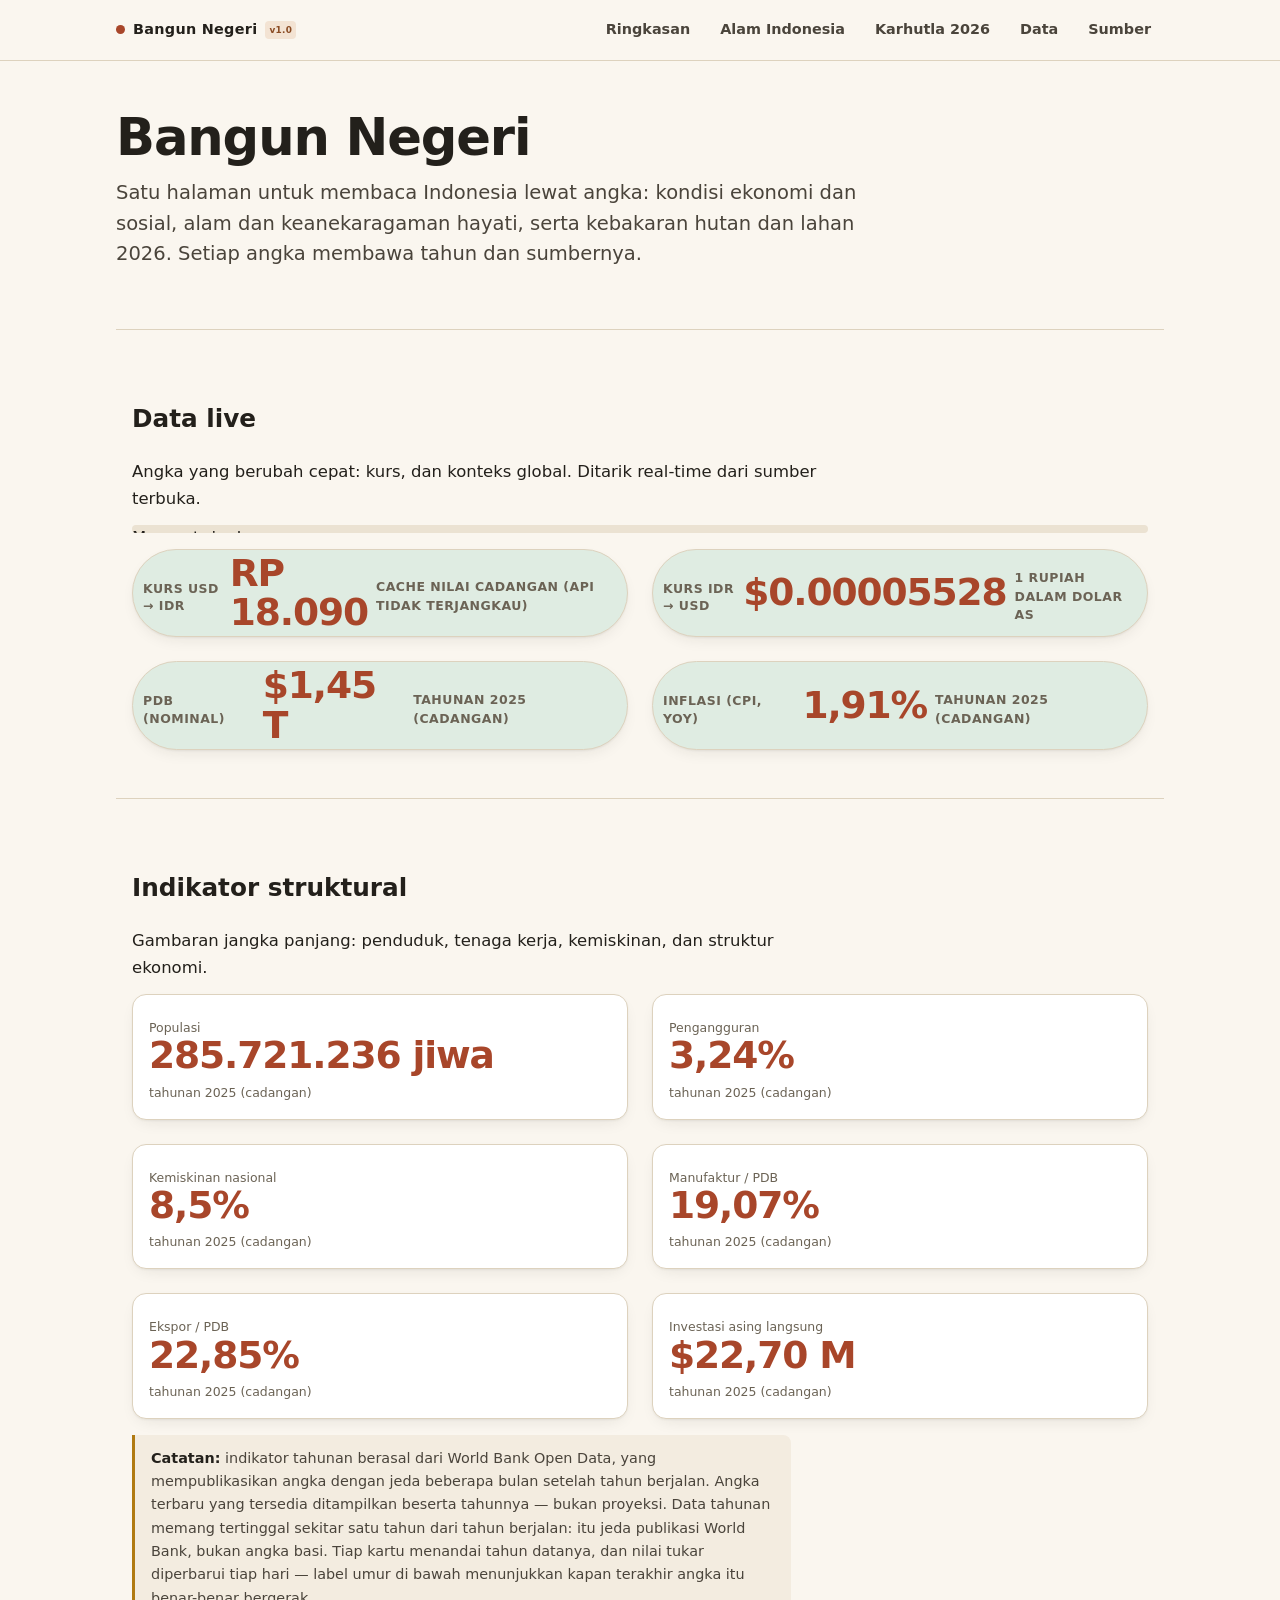
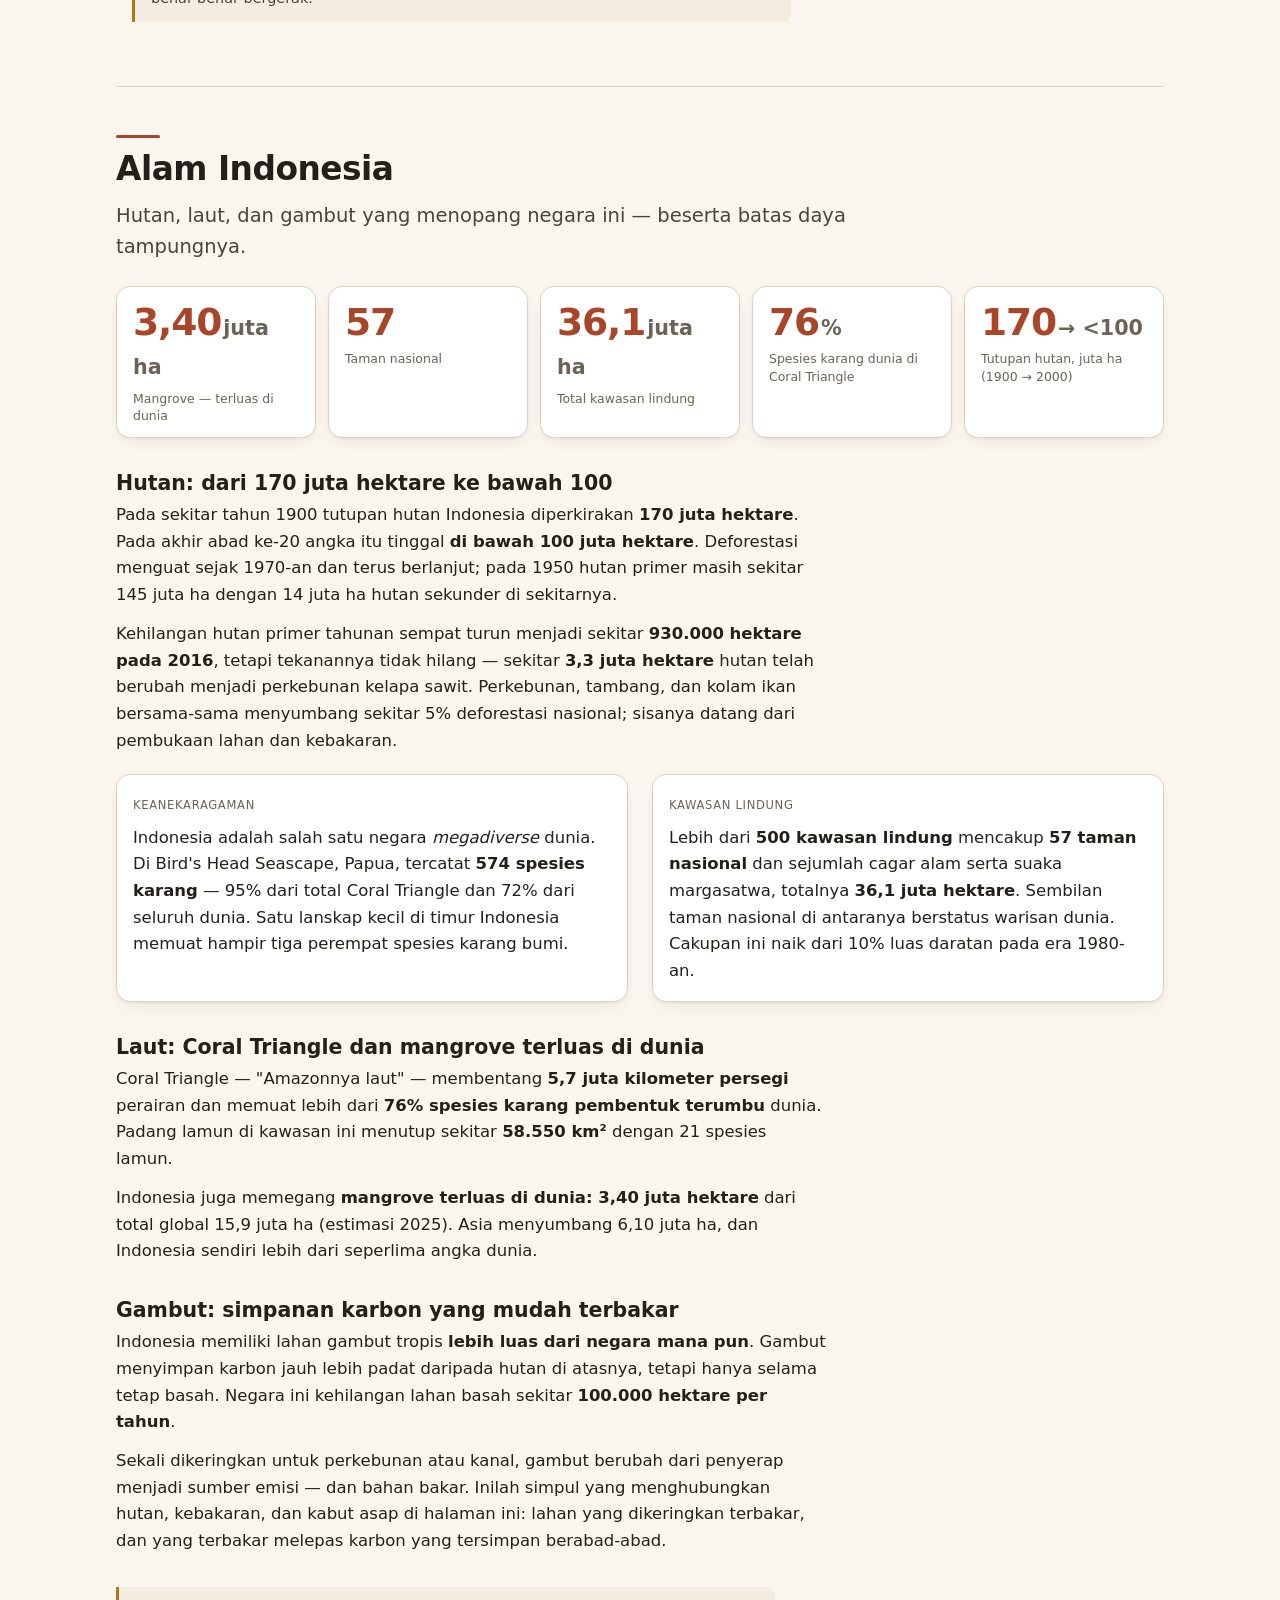
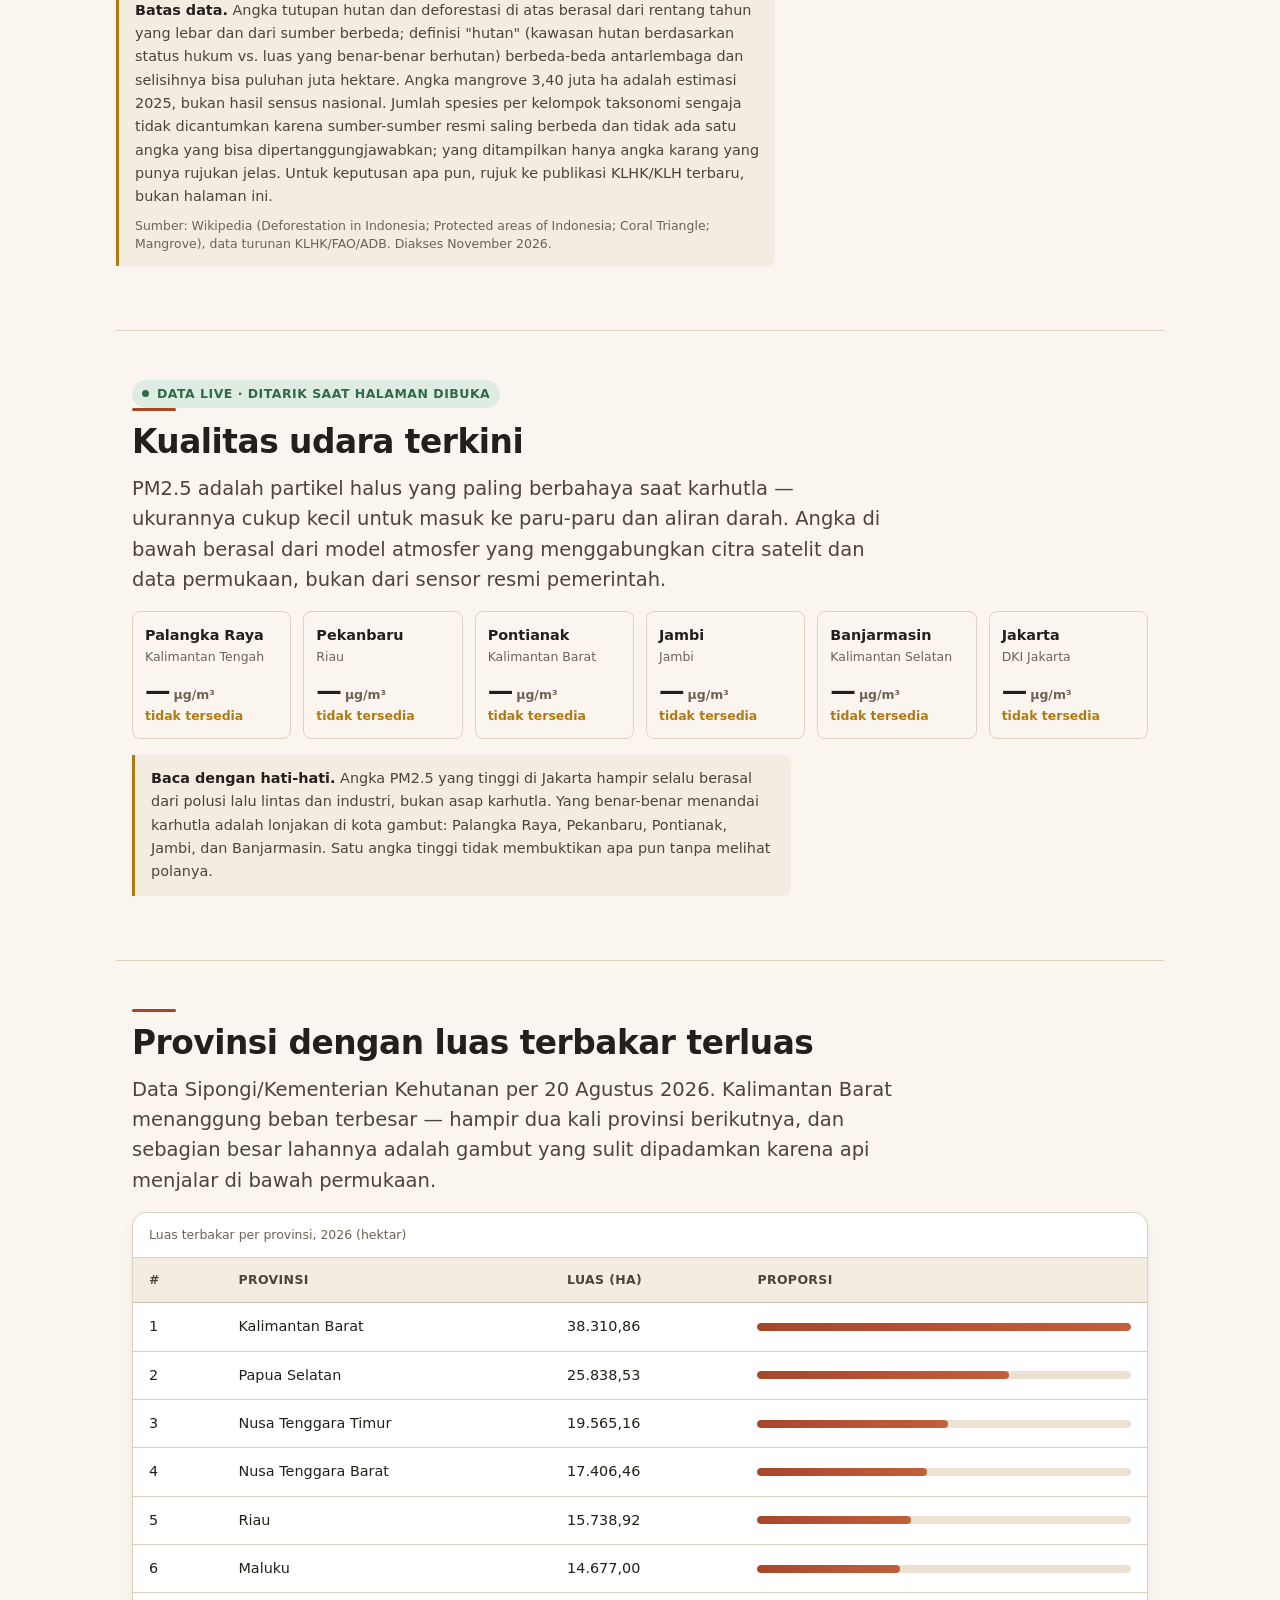
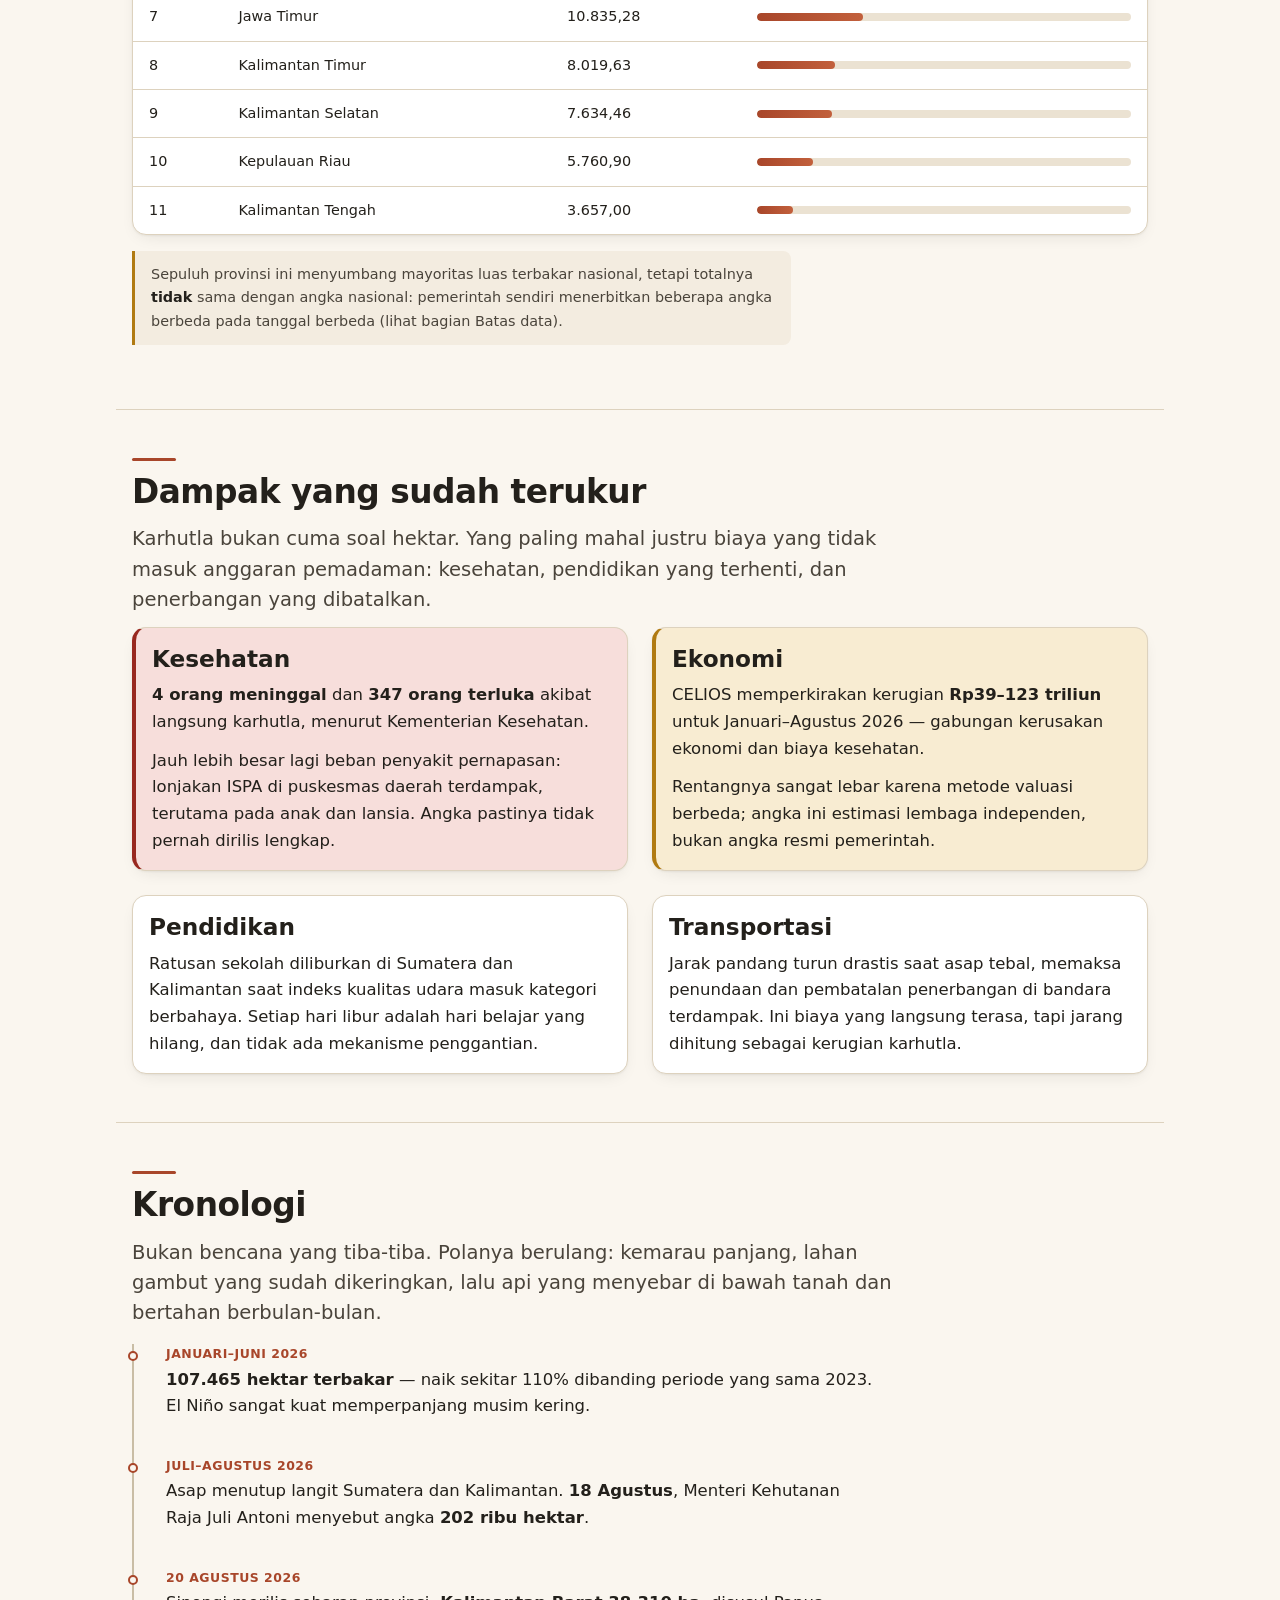
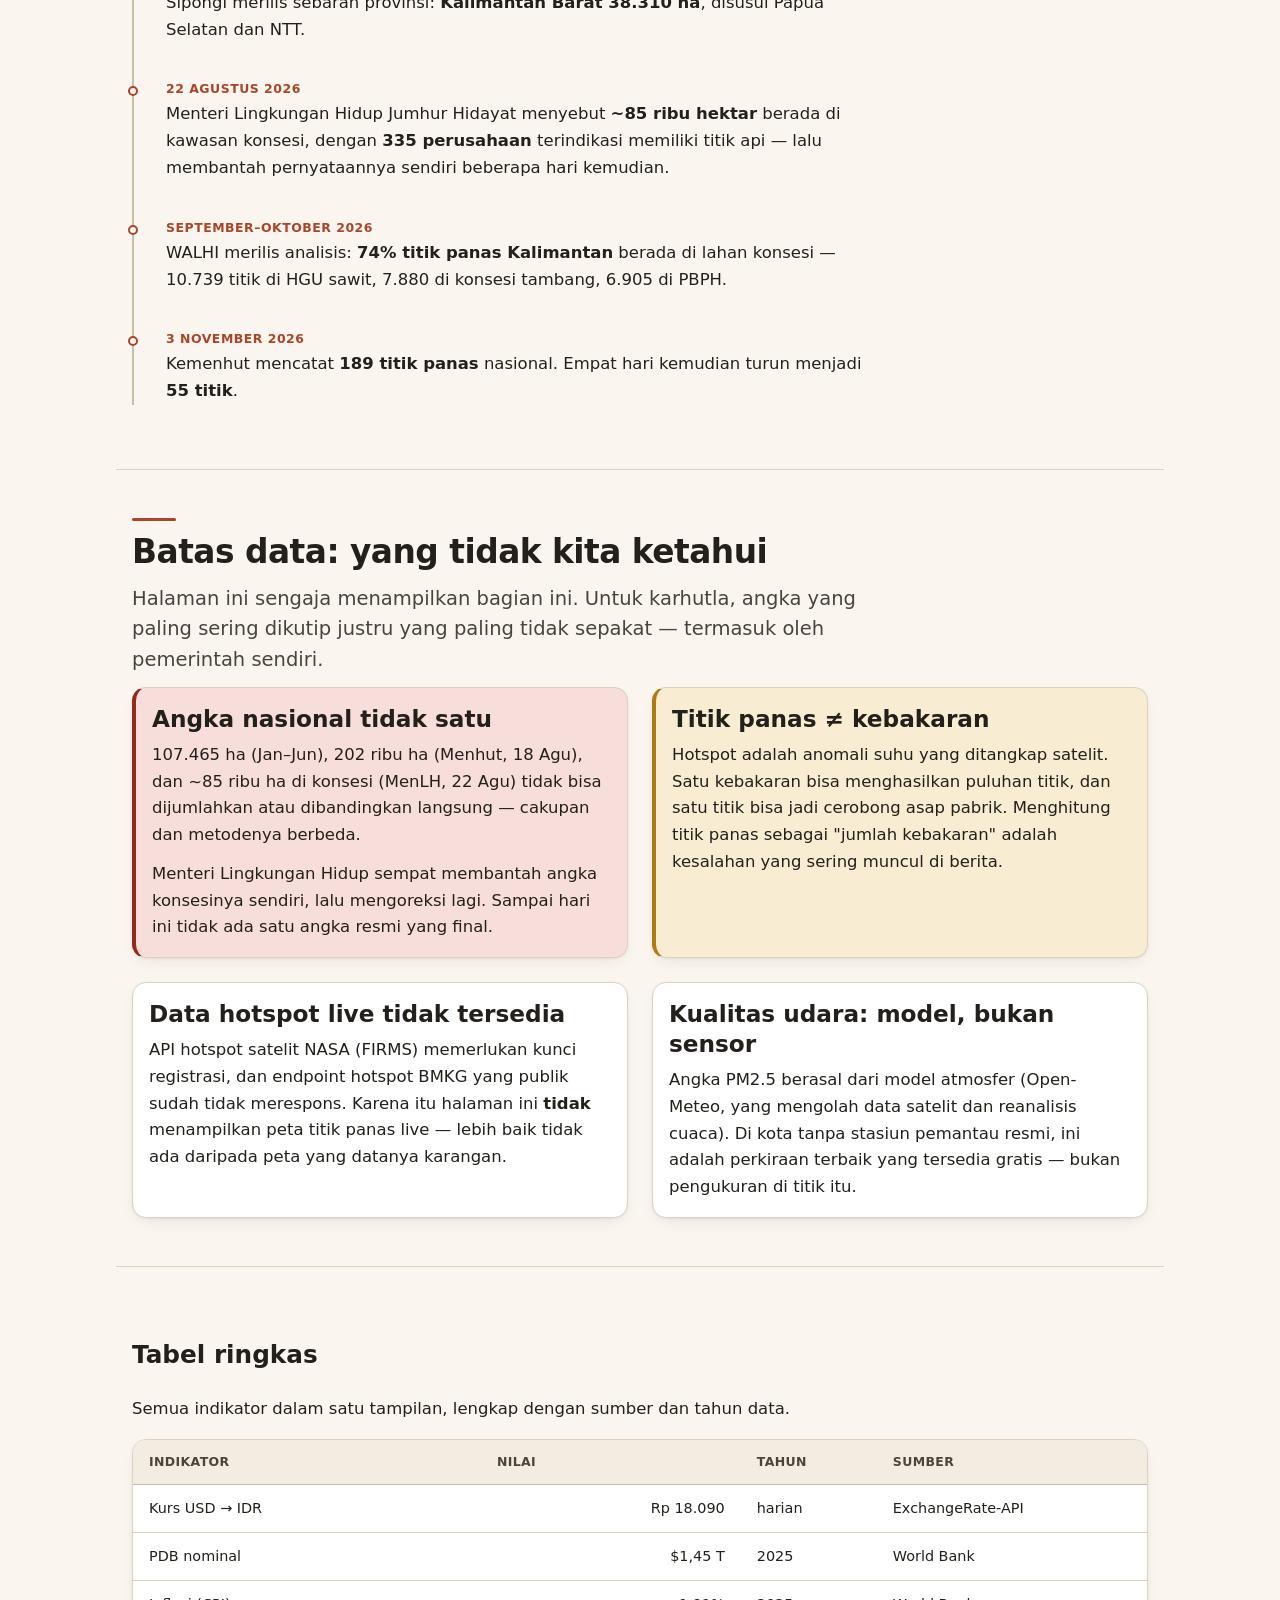
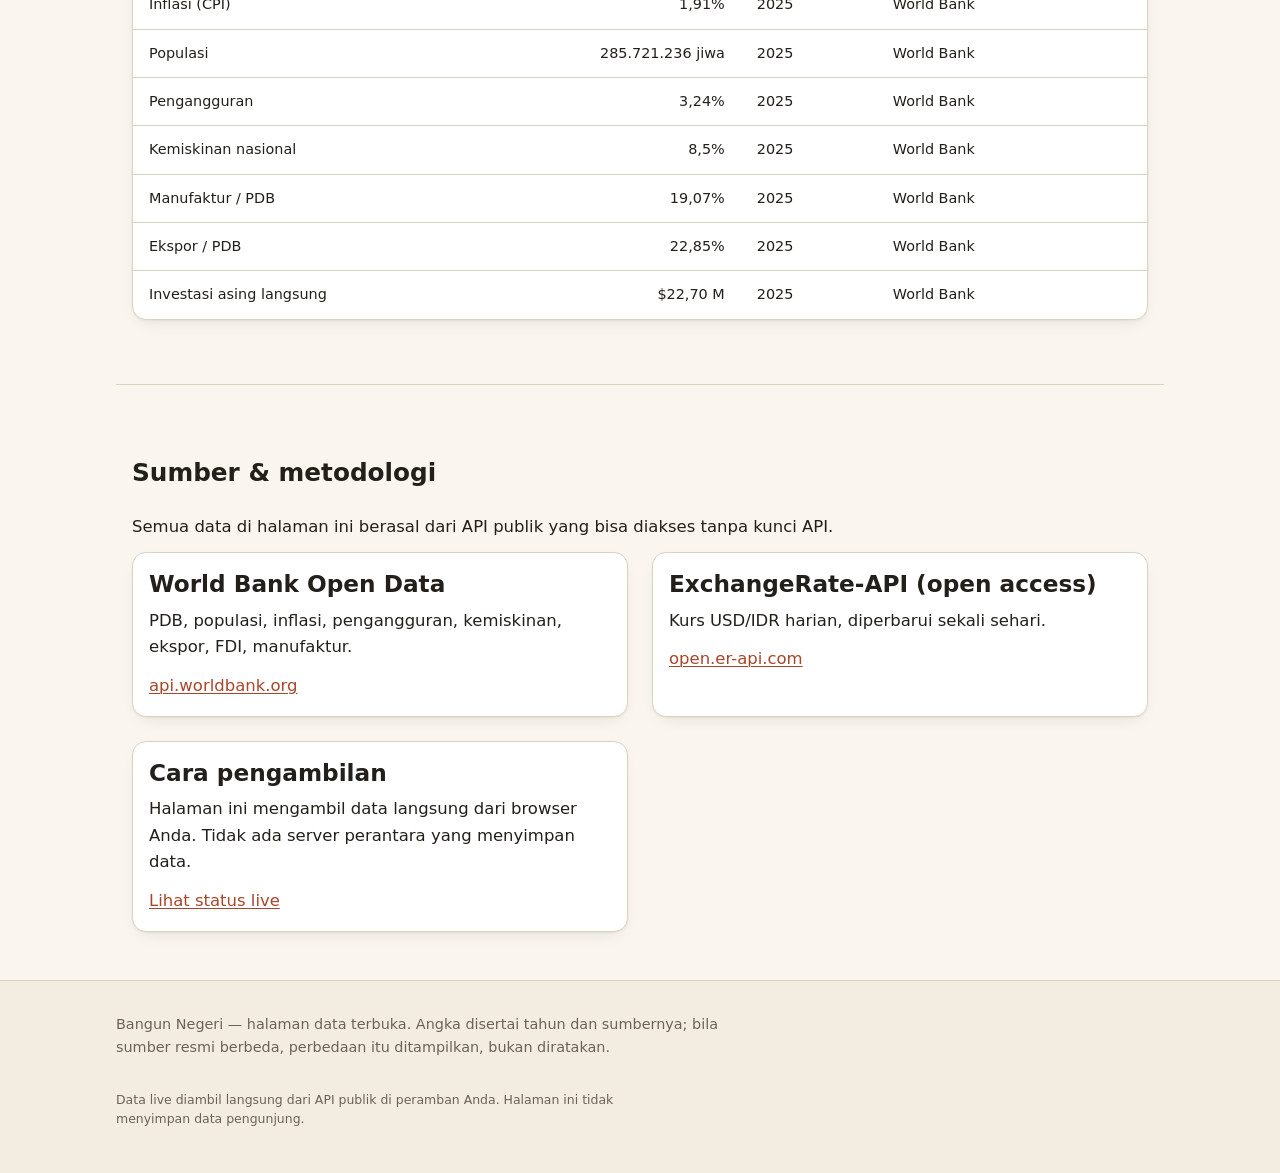
<file: index.html>
<!DOCTYPE html>
<html lang="id">
<head>
<meta charset="utf-8">
<meta name="viewport" content="width=device-width, initial-scale=1">
<title>Bangun Negeri — Data Indonesia</title>
<meta name="description" content="Data Indonesia dalam satu halaman: statistik nasional, alam dan keanekaragaman hayati, serta kebakaran hutan dan lahan 2026.">
<link rel="stylesheet" href="theme.css">
<style>
/* Alam Indonesia section: scoped rules */
#alam .alam-note { margin-top: 1.25rem; }
    #alam h3 { margin: 2rem 0 .35rem; font-size: clamp(1.05rem, 1.6vw, 1.3rem); }
    #alam .alam-tag { display: inline-block; font-size: .72rem; letter-spacing: .06em;
      text-transform: uppercase; color: var(--ink-muted, #6b6259); margin-bottom: .6rem; }
    #alam .caveat { margin-top: 2rem; }
</style>
</head>
<body>
<header class="site">
  <div class="wrap">
    <div class="brand">Bangun Negeri <span class="ver">v1.0</span></div>
    <nav class="tabs">
      <a href="#intro">Ringkasan</a>
      <a href="#alam">Alam Indonesia</a>
      <a href="#udara">Karhutla 2026</a>
      <a href="#tabel">Data</a>
      <a href="#sumber">Sumber</a>
    </nav>
  </div>
</header>
<main class="wrap"><section id="intro" class="sec">
  <h1>Bangun Negeri</h1>
  <p class="sub">Satu halaman untuk membaca Indonesia lewat angka: kondisi ekonomi dan sosial, alam dan keanekaragaman hayati, serta kebakaran hutan dan lahan 2026. Setiap angka membawa tahun dan sumbernya.</p>
</section>
<section id="live">
    <div class="wrap">
      <div class="sec">
        <h2>Data live</h2>
        <p>Angka yang berubah cepat: kurs, dan konteks global. Ditarik real-time dari sumber terbuka.</p>
      </div>

      <div class="" aria-label="Ringkasan cepat">
        <span class="pulse" aria-hidden="true"></span>
        <div class="bar-track" id="tickerTrack">
          <span>Memuat ringkasan…</span>
        </div>
      </div>

      <div class="grid2" style="margin-top:16px">
        <article class="panel live-badge">
          <div class="stat-label">Kurs USD → IDR</div>
          <div class="stat-num" id="fxValue"><span class="">memuat</span></div>
          <div class="src-note"><span class="ok" id="fxTag">live</span> <span id="fxTime">—</span></div>
        </article>
        <article class="panel live-badge">
          <div class="stat-label">Kurs IDR → USD</div>
          <div class="stat-num sub" id="fxInvValue"><span class="">memuat</span></div>
          <div class="src-note">1 rupiah dalam dolar AS</div>
        </article>
        <article class="panel live-badge">
          <div class="stat-label">PDB (nominal)</div>
          <div class="stat-num sub" id="gdpValue"><span class="">memuat</span></div>
          <div class="src-note"><span class="warn" id="gdpTag">tahunan</span> <span id="gdpYear">—</span></div>
        </article>
        <article class="panel live-badge">
          <div class="stat-label">Inflasi (CPI, YoY)</div>
          <div class="stat-num" id="infValue"><span class="">memuat</span></div>
          <div class="src-note"><span class="warn" id="infTag">tahunan</span> <span id="infYear">—</span></div>
        </article>
      </div>
    </div>
  </section>
<section id="struktur">
    <div class="wrap">
      <div class="sec">
        <h2>Indikator struktural</h2>
        <p>Gambaran jangka panjang: penduduk, tenaga kerja, kemiskinan, dan struktur ekonomi.</p>
      </div>
      <div class="grid2" id="structGrid">
        <article class="panel">
          <div class="stat-label">Populasi</div>
          <div class="stat-num" id="popValue"><span class="">memuat</span></div>
          <div class="src-note"><span class="warn">tahunan</span> <span id="popYear">—</span></div>
        </article>
        <article class="panel">
          <div class="stat-label">Pengangguran</div>
          <div class="stat-num" id="unempValue"><span class="">memuat</span></div>
          <div class="src-note"><span class="warn">tahunan</span> <span id="unempYear">—</span></div>
        </article>
        <article class="panel">
          <div class="stat-label">Kemiskinan nasional</div>
          <div class="stat-num" id="povValue"><span class="">memuat</span></div>
          <div class="src-note"><span class="warn">tahunan</span> <span id="povYear">—</span></div>
        </article>
        <article class="panel">
          <div class="stat-label">Manufaktur / PDB</div>
          <div class="stat-num" id="manValue"><span class="">memuat</span></div>
          <div class="src-note"><span class="warn">tahunan</span> <span id="manYear">—</span></div>
        </article>
        <article class="panel">
          <div class="stat-label">Ekspor / PDB</div>
          <div class="stat-num" id="expValue"><span class="">memuat</span></div>
          <div class="src-note"><span class="warn">tahunan</span> <span id="expYear">—</span></div>
        </article>
        <article class="panel">
          <div class="stat-label">Investasi asing langsung</div>
          <div class="stat-num sub" id="fdiValue"><span class="">memuat</span></div>
          <div class="src-note"><span class="warn">tahunan</span> <span id="fdiYear">—</span></div>
        </article>
      </div>
      <div class="caveat">
        <strong>Catatan:</strong> indikator tahunan berasal dari World Bank Open Data, yang
        mempublikasikan angka dengan jeda beberapa bulan setelah tahun berjalan. Angka terbaru
        yang tersedia ditampilkan beserta tahunnya — bukan proyeksi. Data tahunan memang tertinggal sekitar satu tahun dari tahun berjalan:
        itu jeda publikasi World Bank, bukan angka basi. Tiap kartu menandai tahun datanya,
        dan nilai tukar diperbarui tiap hari — label umur di bawah menunjukkan kapan terakhir
        angka itu benar-benar bergerak.
      </div>
    </div>
  </section>
<section id="alam" class="sec">
  <h2 class="sec">Alam Indonesia</h2>
  <p class="sub">Hutan, laut, dan gambut yang menopang negara ini — beserta batas daya tampungnya.</p>

  

  <div class="stat-row">
    <div class="stat">
      <div class="stat-num">3,40<span class="stat-unit">juta ha</span></div>
      <div class="stat-label">Mangrove — terluas di dunia</div>
    </div>
    <div class="stat">
      <div class="stat-num">57</div>
      <div class="stat-label">Taman nasional</div>
    </div>
    <div class="stat">
      <div class="stat-num">36,1<span class="stat-unit">juta ha</span></div>
      <div class="stat-label">Total kawasan lindung</div>
    </div>
    <div class="stat">
      <div class="stat-num">76<span class="stat-unit">%</span></div>
      <div class="stat-label">Spesies karang dunia di Coral Triangle</div>
    </div>
    <div class="stat">
      <div class="stat-num">170<span class="stat-unit">→ &lt;100</span></div>
      <div class="stat-label">Tutupan hutan, juta ha (1900 → 2000)</div>
    </div>
  </div>

  <h3>Hutan: dari 170 juta hektare ke bawah 100</h3>
  <p>Pada sekitar tahun 1900 tutupan hutan Indonesia diperkirakan <strong>170 juta hektare</strong>. Pada akhir abad ke-20 angka itu tinggal <strong>di bawah 100 juta hektare</strong>. Deforestasi menguat sejak 1970-an dan terus berlanjut; pada 1950 hutan primer masih sekitar 145 juta ha dengan 14 juta ha hutan sekunder di sekitarnya.</p>
  <p>Kehilangan hutan primer tahunan sempat turun menjadi sekitar <strong>930.000 hektare pada 2016</strong>, tetapi tekanannya tidak hilang — sekitar <strong>3,3 juta hektare</strong> hutan telah berubah menjadi perkebunan kelapa sawit. Perkebunan, tambang, dan kolam ikan bersama-sama menyumbang sekitar 5% deforestasi nasional; sisanya datang dari pembukaan lahan dan kebakaran.</p>

  <div class="grid2 alam-note">
    <div class="panel">
      <span class="alam-tag">Keanekaragaman</span>
      <p>Indonesia adalah salah satu negara <em>megadiverse</em> dunia. Di Bird's Head Seascape, Papua, tercatat <strong>574 spesies karang</strong> — 95% dari total Coral Triangle dan 72% dari seluruh dunia. Satu lanskap kecil di timur Indonesia memuat hampir tiga perempat spesies karang bumi.</p>
    </div>
    <div class="panel">
      <span class="alam-tag">Kawasan lindung</span>
      <p>Lebih dari <strong>500 kawasan lindung</strong> mencakup <strong>57 taman nasional</strong> dan sejumlah cagar alam serta suaka margasatwa, totalnya <strong>36,1 juta hektare</strong>. Sembilan taman nasional di antaranya berstatus warisan dunia. Cakupan ini naik dari 10% luas daratan pada era 1980-an.</p>
    </div>
  </div>

  <h3>Laut: Coral Triangle dan mangrove terluas di dunia</h3>
  <p>Coral Triangle — "Amazonnya laut" — membentang <strong>5,7 juta kilometer persegi</strong> perairan dan memuat lebih dari <strong>76% spesies karang pembentuk terumbu</strong> dunia. Padang lamun di kawasan ini menutup sekitar <strong>58.550 km²</strong> dengan 21 spesies lamun.</p>
  <p>Indonesia juga memegang <strong>mangrove terluas di dunia: 3,40 juta hektare</strong> dari total global 15,9 juta ha (estimasi 2025). Asia menyumbang 6,10 juta ha, dan Indonesia sendiri lebih dari seperlima angka dunia.</p>

  <h3>Gambut: simpanan karbon yang mudah terbakar</h3>
  <p>Indonesia memiliki lahan gambut tropis <strong>lebih luas dari negara mana pun</strong>. Gambut menyimpan karbon jauh lebih padat daripada hutan di atasnya, tetapi hanya selama tetap basah. Negara ini kehilangan lahan basah sekitar <strong>100.000 hektare per tahun</strong>.</p>
  <p>Sekali dikeringkan untuk perkebunan atau kanal, gambut berubah dari penyerap menjadi sumber emisi — dan bahan bakar. Inilah simpul yang menghubungkan hutan, kebakaran, dan kabut asap di halaman ini: lahan yang dikeringkan terbakar, dan yang terbakar melepas karbon yang tersimpan berabad-abad.</p>

  <div class="caveat">
    <strong>Batas data.</strong> Angka tutupan hutan dan deforestasi di atas berasal dari rentang tahun yang lebar dan dari sumber berbeda; definisi "hutan" (kawasan hutan berdasarkan status hukum vs. luas yang benar-benar berhutan) berbeda-beda antarlembaga dan selisihnya bisa puluhan juta hektare. Angka mangrove 3,40 juta ha adalah estimasi 2025, bukan hasil sensus nasional. Jumlah spesies per kelompok taksonomi sengaja tidak dicantumkan karena sumber-sumber resmi saling berbeda dan tidak ada satu angka yang bisa dipertanggungjawabkan; yang ditampilkan hanya angka karang yang punya rujukan jelas. Untuk keputusan apa pun, rujuk ke publikasi KLHK/KLH terbaru, bukan halaman ini.
    <div class="src-note">Sumber: Wikipedia (Deforestation in Indonesia; Protected areas of Indonesia; Coral Triangle; Mangrove), data turunan KLHK/FAO/ADB. Diakses November 2026.</div>
  </div>
</section>
<section id="udara">
  <div class="wrap">
    <span class="live-badge"><span class="pulse" aria-hidden="true"></span>Data live · ditarik saat halaman dibuka</span>
    <h2 class="sec">Kualitas udara terkini</h2>
    <p class="sub">PM2.5 adalah partikel halus yang paling berbahaya saat karhutla — ukurannya cukup kecil untuk masuk ke paru-paru dan aliran darah. Angka di bawah berasal dari model atmosfer yang menggabungkan citra satelit dan data permukaan, bukan dari sensor resmi pemerintah.</p>

    <div class="aq-grid" id="aqGrid" role="list" aria-live="polite">
      <div class="aq-card" role="listitem"><div class="aq-city">Memuat…</div><div class="aq-region">Mengambil data</div></div>
    </div>

    <p class="caveat"><strong>Baca dengan hati-hati.</strong> Angka PM2.5 yang tinggi di Jakarta hampir selalu berasal dari polusi lalu lintas dan industri, bukan asap karhutla. Yang benar-benar menandai karhutla adalah lonjakan di kota gambut: Palangka Raya, Pekanbaru, Pontianak, Jambi, dan Banjarmasin. Satu angka tinggi tidak membuktikan apa pun tanpa melihat polanya.</p>
  </div>
</section>
<section id="provinsi">
  <div class="wrap">
    <h2 class="sec">Provinsi dengan luas terbakar terluas</h2>
    <p class="sub">Data Sipongi/Kementerian Kehutanan per 20 Agustus 2026. Kalimantan Barat menanggung beban terbesar — hampir dua kali provinsi berikutnya, dan sebagian besar lahannya adalah gambut yang sulit dipadamkan karena api menjalar di bawah permukaan.</p>

    <div class="table-wrap">
      <table>
        <caption>Luas terbakar per provinsi, 2026 (hektar)</caption>
        <thead>
          <tr><th scope="col">#</th><th scope="col">Provinsi</th><th scope="col">Luas (ha)</th><th scope="col" class="bar-cell">Proporsi</th></tr>
        </thead>
        <tbody id="provBody">
          <tr><td colspan="4">Memuat…</td></tr>
        </tbody>
      </table>
    </div>
    <p class="caveat">Sepuluh provinsi ini menyumbang mayoritas luas terbakar nasional, tetapi totalnya <strong>tidak</strong> sama dengan angka nasional: pemerintah sendiri menerbitkan beberapa angka berbeda pada tanggal berbeda (lihat bagian Batas data).</p>
  </div>
</section>
<section id="dampak">
  <div class="wrap">
    <h2 class="sec">Dampak yang sudah terukur</h2>
    <p class="sub">Karhutla bukan cuma soal hektar. Yang paling mahal justru biaya yang tidak masuk anggaran pemadaman: kesehatan, pendidikan yang terhenti, dan penerbangan yang dibatalkan.</p>

    <div class="grid2">
      <div class="panel alert">
        <h3>Kesehatan</h3>
        <p><strong>4 orang meninggal</strong> dan <strong>347 orang terluka</strong> akibat langsung karhutla, menurut Kementerian Kesehatan.</p>
        <p>Jauh lebih besar lagi beban penyakit pernapasan: lonjakan ISPA di puskesmas daerah terdampak, terutama pada anak dan lansia. Angka pastinya tidak pernah dirilis lengkap.</p>
      </div>
      <div class="panel warn">
        <h3>Ekonomi</h3>
        <p>CELIOS memperkirakan kerugian <strong>Rp39–123 triliun</strong> untuk Januari–Agustus 2026 — gabungan kerusakan ekonomi dan biaya kesehatan.</p>
        <p>Rentangnya sangat lebar karena metode valuasi berbeda; angka ini estimasi lembaga independen, bukan angka resmi pemerintah.</p>
      </div>
      <div class="panel">
        <h3>Pendidikan</h3>
        <p>Ratusan sekolah diliburkan di Sumatera dan Kalimantan saat indeks kualitas udara masuk kategori berbahaya. Setiap hari libur adalah hari belajar yang hilang, dan tidak ada mekanisme penggantian.</p>
      </div>
      <div class="panel">
        <h3>Transportasi</h3>
        <p>Jarak pandang turun drastis saat asap tebal, memaksa penundaan dan pembatalan penerbangan di bandara terdampak. Ini biaya yang langsung terasa, tapi jarang dihitung sebagai kerugian karhutla.</p>
      </div>
    </div>
  </div>
</section>
<section id="kronologi">
  <div class="wrap">
    <h2 class="sec">Kronologi</h2>
    <p class="sub">Bukan bencana yang tiba-tiba. Polanya berulang: kemarau panjang, lahan gambut yang sudah dikeringkan, lalu api yang menyebar di bawah tanah dan bertahan berbulan-bulan.</p>
    <ul class="tl">
      <li><time>Januari–Juni 2026</time><p><strong>107.465 hektar terbakar</strong> — naik sekitar 110% dibanding periode yang sama 2023. El Niño sangat kuat memperpanjang musim kering.</p></li>
      <li><time>Juli–Agustus 2026</time><p>Asap menutup langit Sumatera dan Kalimantan. <strong>18 Agustus</strong>, Menteri Kehutanan Raja Juli Antoni menyebut angka <strong>202 ribu hektar</strong>.</p></li>
      <li><time>20 Agustus 2026</time><p>Sipongi merilis sebaran provinsi: <strong>Kalimantan Barat 38.310 ha</strong>, disusul Papua Selatan dan NTT.</p></li>
      <li><time>22 Agustus 2026</time><p>Menteri Lingkungan Hidup Jumhur Hidayat menyebut <strong>~85 ribu hektar</strong> berada di kawasan konsesi, dengan <strong>335 perusahaan</strong> terindikasi memiliki titik api — lalu membantah pernyataannya sendiri beberapa hari kemudian.</p></li>
      <li><time>September–Oktober 2026</time><p>WALHI merilis analisis: <strong>74% titik panas Kalimantan</strong> berada di lahan konsesi — 10.739 titik di HGU sawit, 7.880 di konsesi tambang, 6.905 di PBPH.</p></li>
      <li><time>3 November 2026</time><p>Kemenhut mencatat <strong>189 titik panas</strong> nasional. Empat hari kemudian turun menjadi <strong>55 titik</strong>.</p></li>
    </ul>
  </div>
</section>
<section id="batas">
  <div class="wrap">
    <h2 class="sec">Batas data: yang tidak kita ketahui</h2>
    <p class="sub">Halaman ini sengaja menampilkan bagian ini. Untuk karhutla, angka yang paling sering dikutip justru yang paling tidak sepakat — termasuk oleh pemerintah sendiri.</p>

    <div class="grid2">
      <div class="panel alert">
        <h3>Angka nasional tidak satu</h3>
        <p>107.465 ha (Jan–Jun), 202 ribu ha (Menhut, 18 Agu), dan ~85 ribu ha di konsesi (MenLH, 22 Agu) tidak bisa dijumlahkan atau dibandingkan langsung — cakupan dan metodenya berbeda.</p>
        <p>Menteri Lingkungan Hidup sempat membantah angka konsesinya sendiri, lalu mengoreksi lagi. Sampai hari ini tidak ada satu angka resmi yang final.</p>
      </div>
      <div class="panel warn">
        <h3>Titik panas ≠ kebakaran</h3>
        <p>Hotspot adalah anomali suhu yang ditangkap satelit. Satu kebakaran bisa menghasilkan puluhan titik, dan satu titik bisa jadi cerobong asap pabrik. Menghitung titik panas sebagai "jumlah kebakaran" adalah kesalahan yang sering muncul di berita.</p>
      </div>
      <div class="panel">
        <h3>Data hotspot live tidak tersedia</h3>
        <p>API hotspot satelit NASA (FIRMS) memerlukan kunci registrasi, dan endpoint hotspot BMKG yang publik sudah tidak merespons. Karena itu halaman ini <strong>tidak</strong> menampilkan peta titik panas live — lebih baik tidak ada daripada peta yang datanya karangan.</p>
      </div>
      <div class="panel">
        <h3>Kualitas udara: model, bukan sensor</h3>
        <p>Angka PM2.5 berasal dari model atmosfer (Open-Meteo, yang mengolah data satelit dan reanalisis cuaca). Di kota tanpa stasiun pemantau resmi, ini adalah perkiraan terbaik yang tersedia gratis — bukan pengukuran di titik itu.</p>
      </div>
    </div>
  </div>
</section>
<section id="tabel">
    <div class="wrap">
      <div class="sec">
        <h2>Tabel ringkas</h2>
        <p>Semua indikator dalam satu tampilan, lengkap dengan sumber dan tahun data.</p>
      </div>
      <div class="table-wrap">
        <table>
          <caption class="sr-only" style="position:absolute;left:-9999px">Ringkasan indikator ekonomi Indonesia</caption>
          <thead>
            <tr><th scope="col">Indikator</th><th scope="col">Nilai</th><th scope="col">Tahun</th><th scope="col">Sumber</th></tr>
          </thead>
          <tbody id="tableBody">
            <tr><td colspan="4">Memuat data…</td></tr>
          </tbody>
        </table>
      </div>
    </div>
  </section>
<section id="sumber">
    <div class="wrap">
      <div class="sec">
        <h2>Sumber &amp; metodologi</h2>
        <p>Semua data di halaman ini berasal dari API publik yang bisa diakses tanpa kunci API.</p>
      </div>
      <div class="grid2">
        <div class="panel">
          <h3>World Bank Open Data</h3>
          <p>PDB, populasi, inflasi, pengangguran, kemiskinan, ekspor, FDI, manufaktur.</p>
          <a href="https://api.worldbank.org/v2/country/IDN?format=json" target="_blank" rel="noopener">api.worldbank.org</a>
        </div>
        <div class="panel">
          <h3>ExchangeRate-API (open access)</h3>
          <p>Kurs USD/IDR harian, diperbarui sekali sehari.</p>
          <a href="https://open.er-api.com/v6/latest/USD" target="_blank" rel="noopener">open.er-api.com</a>
        </div>
        <div class="panel">
          <h3>Cara pengambilan</h3>
          <p>Halaman ini mengambil data langsung dari browser Anda. Tidak ada server perantara yang menyimpan data.</p>
          <a href="#live">Lihat status live</a>
        </div>
      </div>
    </div>
  </section></main>
<footer class="site">
  <div class="wrap">
    <p>Bangun Negeri — halaman data terbuka. Angka disertai tahun dan sumbernya; bila sumber resmi berbeda, perbedaan itu ditampilkan, bukan diratakan.</p>
    <p class="src-note">Data live diambil langsung dari API publik di peramban Anda. Halaman ini tidak menyimpan data pengunjung.</p>
  </div>
</footer>
<script>

(function(){
  "use strict";

  var WB = "https://api.worldbank.org/v2/country/IDN/indicator/";
  var FX = "https://open.er-api.com/v6/latest/USD";
  var TIMEOUT = 12000;

  // Fallback values (verified 2026-11-11) so the page never shows blanks.
  var FALLBACK = {
    fx: 18089.5, fxTime: "cache",
    gdp: 1445642584163.81, gdpYear: 2025,
    inf: 1.9133, infYear: 2025,
    pop: 285721236, popYear: 2025,
    unemp: 3.237, unempYear: 2025,
    pov: 8.5, povYear: 2025,
    man: 19.0651, manYear: 2025,
    exp: 22.8465, expYear: 2025,
    fdi: 22698158405.27, fdiYear: 2025
  };

  function $(id){ return document.getElementById(id); }

  function fetchJSON(url){
    var ctrl = new AbortController();
    var t = setTimeout(function(){ ctrl.abort(); }, TIMEOUT);
    return fetch(url, {signal: ctrl.signal, cache: "no-store"})
      .then(function(r){ if(!r.ok) throw new Error("HTTP " + r.status); return r.json(); })
      .finally(function(){ clearTimeout(t); });
  }

  function wbLatest(indicator){
    return fetchJSON(WB + indicator + "?format=json&per_page=10")
      .then(function(d){
        if(!Array.isArray(d) || !Array.isArray(d[1])) throw new Error("bad payload");
        for(var i=0;i<d[1].length;i++){
          if(d[1][i] && d[1][i].value !== null) return {value: d[1][i].value, year: parseInt(d[1][i].date,10)};
        }
        throw new Error("no value");
      });
  }

  var nfID = new Intl.NumberFormat("id-ID");
  var nfUS = new Intl.NumberFormat("en-US", {maximumFractionDigits:0});

  function fmtPct(v){ return (Math.round(v*100)/100).toLocaleString("id-ID") + "%"; }
  function fmtUSD(v){
    if(v >= 1e12) return "$" + (v/1e12).toFixed(2).replace(".",",") + " T";
    if(v >= 1e9)  return "$" + (v/1e9).toFixed(2).replace(".",",") + " M";
    return "$" + nfUS.format(v);
  }
  function fmtRupiah(v){ return "Rp " + nfID.format(Math.round(v)); }

  function setText(id, txt){ var el = $(id); if(el) el.textContent = txt; }
  function setHTML(id, html){ var el = $(id); if(el) el.innerHTML = html; }

  function fill(id, html){ setHTML(id, html); }

  // ---------- FX ----------
  var fxPromise = fetchJSON(FX).then(function(d){
    if(!d || !d.rates || !d.rates.IDR) throw new Error("no rate");
    var rate = d.rates.IDR;
    fill("fxValue", fmtRupiah(rate));
    fill("fxInvValue", "$" + (1/rate).toFixed(8));
    setText("fxTime", d.time_last_update_utc || "—");
    if(d.time_last_update_unix){ $("fxTime").dataset.ts = String(d.time_last_update_unix*1000); }
    else { delete $("fxTime").dataset.ts; }
    $("fxTag").className = "tag ok"; setText("fxTag","live");
    return {rate: rate, time: d.time_last_update_utc};
  }).catch(function(){
    fill("fxValue", fmtRupiah(FALLBACK.fx));
    fill("fxInvValue", "$" + (1/FALLBACK.fx).toFixed(8));
    setText("fxTime", "nilai cadangan (API tidak terjangkau)");
    delete $("fxTime").dataset.ts;
    $("fxTag").className = "tag err"; setText("fxTag","cache");
    return {rate: FALLBACK.fx, time: "cache"};
  });

  // ---------- World Bank ----------
  function bindSimple(key, indicator, valueId, yearId, formatter){
    return wbLatest(indicator).then(function(r){
      fill(valueId, formatter(r.value));
      setText(yearId, r.year);
      return r;
    }).catch(function(){
      fill(valueId, formatter(FALLBACK[key]));
      setText(yearId, FALLBACK[key + "Year"] + " (cadangan)");
      return {value: FALLBACK[key], year: FALLBACK[key + "Year"], fallback: true};
    });
  }

  var gdpP = bindSimple("gdp","NY.GDP.MKTP.CD","gdpValue","gdpYear", fmtUSD);
  var infP = bindSimple("inf","FP.CPI.TOTL.ZG","infValue","infYear", fmtPct);
  var popP = bindSimple("pop","SP.POP.TOTL","popValue","popYear", function(v){ return nfID.format(v) + " <span class='unit'>jiwa</span>"; });
  var unmP = bindSimple("unemp","SL.UEM.TOTL.ZS","unempValue","unempYear", fmtPct);
  var povP = bindSimple("pov","SI.POV.NAHC","povValue","povYear", fmtPct);
  var manP = bindSimple("man","NV.IND.MANF.ZS","manValue","manYear", fmtPct);
  var expP = bindSimple("exp","NE.EXP.GNFS.ZS","expValue","expYear", fmtPct);
  var fdiP = bindSimple("fdi","BX.KLT.DINV.CD.WD","fdiValue","fdiYear", fmtUSD);

  // ---------- table + ticker ----------
  Promise.all([fxPromise, gdpP, infP, popP, unmP, povP, manP, expP, fdiP]).then(function(res){
    var fx = res[0], gdp = res[1], inf = res[2], pop = res[3], unm = res[4], pov = res[5], man = res[6], exp = res[7], fdi = res[8];

    var rows = [
      ["Kurs USD → IDR", fmtRupiah(fx.rate), "harian", "ExchangeRate-API"],
      ["PDB nominal", fmtUSD(gdp.value), gdp.year, "World Bank"],
      ["Inflasi (CPI)", fmtPct(inf.value), inf.year, "World Bank"],
      ["Populasi", nfID.format(pop.value) + " jiwa", pop.year, "World Bank"],
      ["Pengangguran", fmtPct(unm.value), unm.year, "World Bank"],
      ["Kemiskinan nasional", fmtPct(pov.value), pov.year, "World Bank"],
      ["Manufaktur / PDB", fmtPct(man.value), man.year, "World Bank"],
      ["Ekspor / PDB", fmtPct(exp.value), exp.year, "World Bank"],
      ["Investasi asing langsung", fmtUSD(fdi.value), fdi.year, "World Bank"]
    ];
    $("tableBody").innerHTML = rows.map(function(r){
      return "<tr><td>" + r[0] + "</td><td class='num'>" + r[1] + "</td><td>" + r[2] + "</td><td><span class='src'>" + r[3] + "</span></td></tr>";
    }).join("");

    var anyFallback = [gdp,inf,pop,unm,pov,man,exp,fdi].some(function(x){ return x.fallback; });
    var st = $("globalStatus");
    if(anyFallback){ st.className = "tag warn"; st.textContent = "sebagian cadangan"; }
    else { st.className = "tag ok"; st.textContent = "semua live"; }

    var items = [
      "USD/IDR <b>" + fmtRupiah(fx.rate) + "</b>",
      "PDB <b>" + fmtUSD(gdp.value) + "</b>",
      "Inflasi <b>" + fmtPct(inf.value) + "</b>",
      "Populasi <b>" + nfID.format(pop.value) + "</b>",
      "Pengangguran <b>" + fmtPct(unm.value) + "</b>",
      "Kemiskinan <b>" + fmtPct(pov.value) + "</b>"
    ];
    var line = items.map(function(x){ return "<span>" + x + "</span>"; }).join("");
    $("tickerTrack").innerHTML = line + line;

    setText("lastRefresh", new Date().toLocaleString("id-ID", {dateStyle:"medium", timeStyle:"short"}));
  });

  // ---------- nav ----------
  var toggle = $("navToggle"), nav = $("mainNav");
  toggle.addEventListener("click", function(){
    var open = nav.classList.toggle("open");
    toggle.setAttribute("aria-expanded", open ? "true" : "false");
  });
  nav.addEventListener("click", function(e){
    if(e.target.tagName === "A"){ nav.classList.remove("open"); toggle.setAttribute("aria-expanded","false"); }
  });

  setText("footYear", new Date().getFullYear());
})();


/* ---- */


(function(){
  function label(ms){
    var h=Math.floor((Date.now()-ms)/3600000);
    if(h<1) return "\u00b7 baru saja diperbarui";
    if(h<24) return "\u00b7 diperbarui "+h+" jam lalu";
    return "\u00b7 diperbarui "+Math.floor(h/24)+" hari lalu";
  }
  function run(){
    var t=document.getElementById("fxTime");
    if(!t) return;
    var prev=t.querySelector(".fresh");
    if(prev) prev.remove();
    var ms = t.dataset.ts ? Number(t.dataset.ts) : Date.parse((t.textContent||"").trim());
    if(isNaN(ms)||ms<=0) return;
    var stale=(Date.now()-ms)>172800000;
    var s=document.createElement("span");
    s.className="fresh"+(stale?" stale":"");
    s.setAttribute("role","status");
    s.textContent=" "+label(ms);
    t.appendChild(s);
  }
  var n=0,iv=setInterval(function(){ run(); if(++n>8) clearInterval(iv); },2500);
  run();
})();

</script>
<script>

(function(){
  "use strict";
  var CITIES = [
    {name:"Palangka Raya", region:"Kalimantan Tengah", lat:-2.21, lon:113.92},
    {name:"Pekanbaru",     region:"Riau",              lat:0.51,  lon:101.45},
    {name:"Pontianak",     region:"Kalimantan Barat",  lat:-0.02, lon:109.34},
    {name:"Jambi",         region:"Jambi",             lat:-1.61, lon:103.61},
    {name:"Banjarmasin",   region:"Kalimantan Selatan",lat:-3.32, lon:114.59},
    {name:"Jakarta",       region:"DKI Jakarta",       lat:-6.21, lon:106.85}
  ];

  function level(v){
    if (v == null) return {cls:"lv-mid", txt:"tidak tersedia"};
    if (v <= 12) return {cls:"lv-good", txt:"baik"};
    if (v <= 35) return {cls:"lv-mid",  txt:"sedang"};
    if (v <= 55) return {cls:"lv-bad",  txt:"tidak sehat (sensitif)"};
    if (v <= 150) return {cls:"lv-bad", txt:"tidak sehat"};
    return {cls:"lv-verybad", txt:"berbahaya"};
  }

  function card(c, data){
    var pm = data && data.pm2_5 != null ? data.pm2_5 : null;
    var lv = level(pm);
    var el = document.createElement("div");
    el.className = "aq-card";
    el.setAttribute("role","listitem");
    el.innerHTML =
      '<div class="aq-city">' + c.name + '</div>' +
      '<div class="aq-region">' + c.region + '</div>' +
      '<div class="aq-val">' + (pm != null ? pm.toFixed(1) : "—") +
        '<span class="aq-unit">µg/m³</span></div>' +
      '<div class="aq-label ' + lv.cls + '">' + lv.txt + '</div>';
    return el;
  }

  function loadAir(){
    var grid = document.getElementById("aqGrid");
    if (!grid) return;
    var done = 0, results = {};
    CITIES.forEach(function(c){
      var url = "https://air-quality-api.open-meteo.com/v1/air-quality" +
                "?latitude=" + c.lat + "&longitude=" + c.lon +
                "&current=pm2_5,pm10,us_aqi&timezone=Asia%2FJakarta";
      var ctrl = new AbortController();
      var t = setTimeout(function(){ ctrl.abort(); }, 12000);
      fetch(url, {signal: ctrl.signal})
        .then(function(r){ if(!r.ok) throw new Error("http "+r.status); return r.json(); })
        .then(function(d){ results[c.name] = (d && d.current) || null; })
        .catch(function(){ results[c.name] = null; })
        .then(function(){
          clearTimeout(t);
          if (++done === CITIES.length) render(results);
        });
    });
  }

  function render(results){
    var grid = document.getElementById("aqGrid");
    if (!grid) return;
    grid.textContent = "";
    CITIES.forEach(function(c){ grid.appendChild(card(c, results[c.name])); });
  }

  var PROV = [
    ["Kalimantan Barat", 38310.86],
    ["Papua Selatan", 25838.53],
    ["Nusa Tenggara Timur", 19565.16],
    ["Nusa Tenggara Barat", 17406.46],
    ["Riau", 15738.92],
    ["Maluku", 14677.00],
    ["Jawa Timur", 10835.28],
    ["Kalimantan Timur", 8019.63],
    ["Kalimantan Selatan", 7634.46],
    ["Kepulauan Riau", 5760.90],
    ["Kalimantan Tengah", 3657.00]
  ];

  function renderProv(){
    var tb = document.getElementById("provBody");
    if (!tb) return;
    var max = PROV[0][1];
    tb.textContent = "";
    PROV.forEach(function(row, i){
      var pct = Math.max(2, (row[1] / max) * 100);
      var tr = document.createElement("tr");
      tr.innerHTML =
        "<td>" + (i+1) + "</td>" +
        "<td>" + row[0] + "</td>" +
        "<td>" + row[1].toLocaleString("id-ID", {minimumFractionDigits:2, maximumFractionDigits:2}) + "</td>" +
        '<td class="bar-cell"><div class="bar-track"><div class="bar-fill" style="width:' + pct.toFixed(1) + '%"></div></div></td>';
      tb.appendChild(tr);
    });
  }

  renderProv();
  loadAir();
})();

</script>
</body>
</html>
</file>
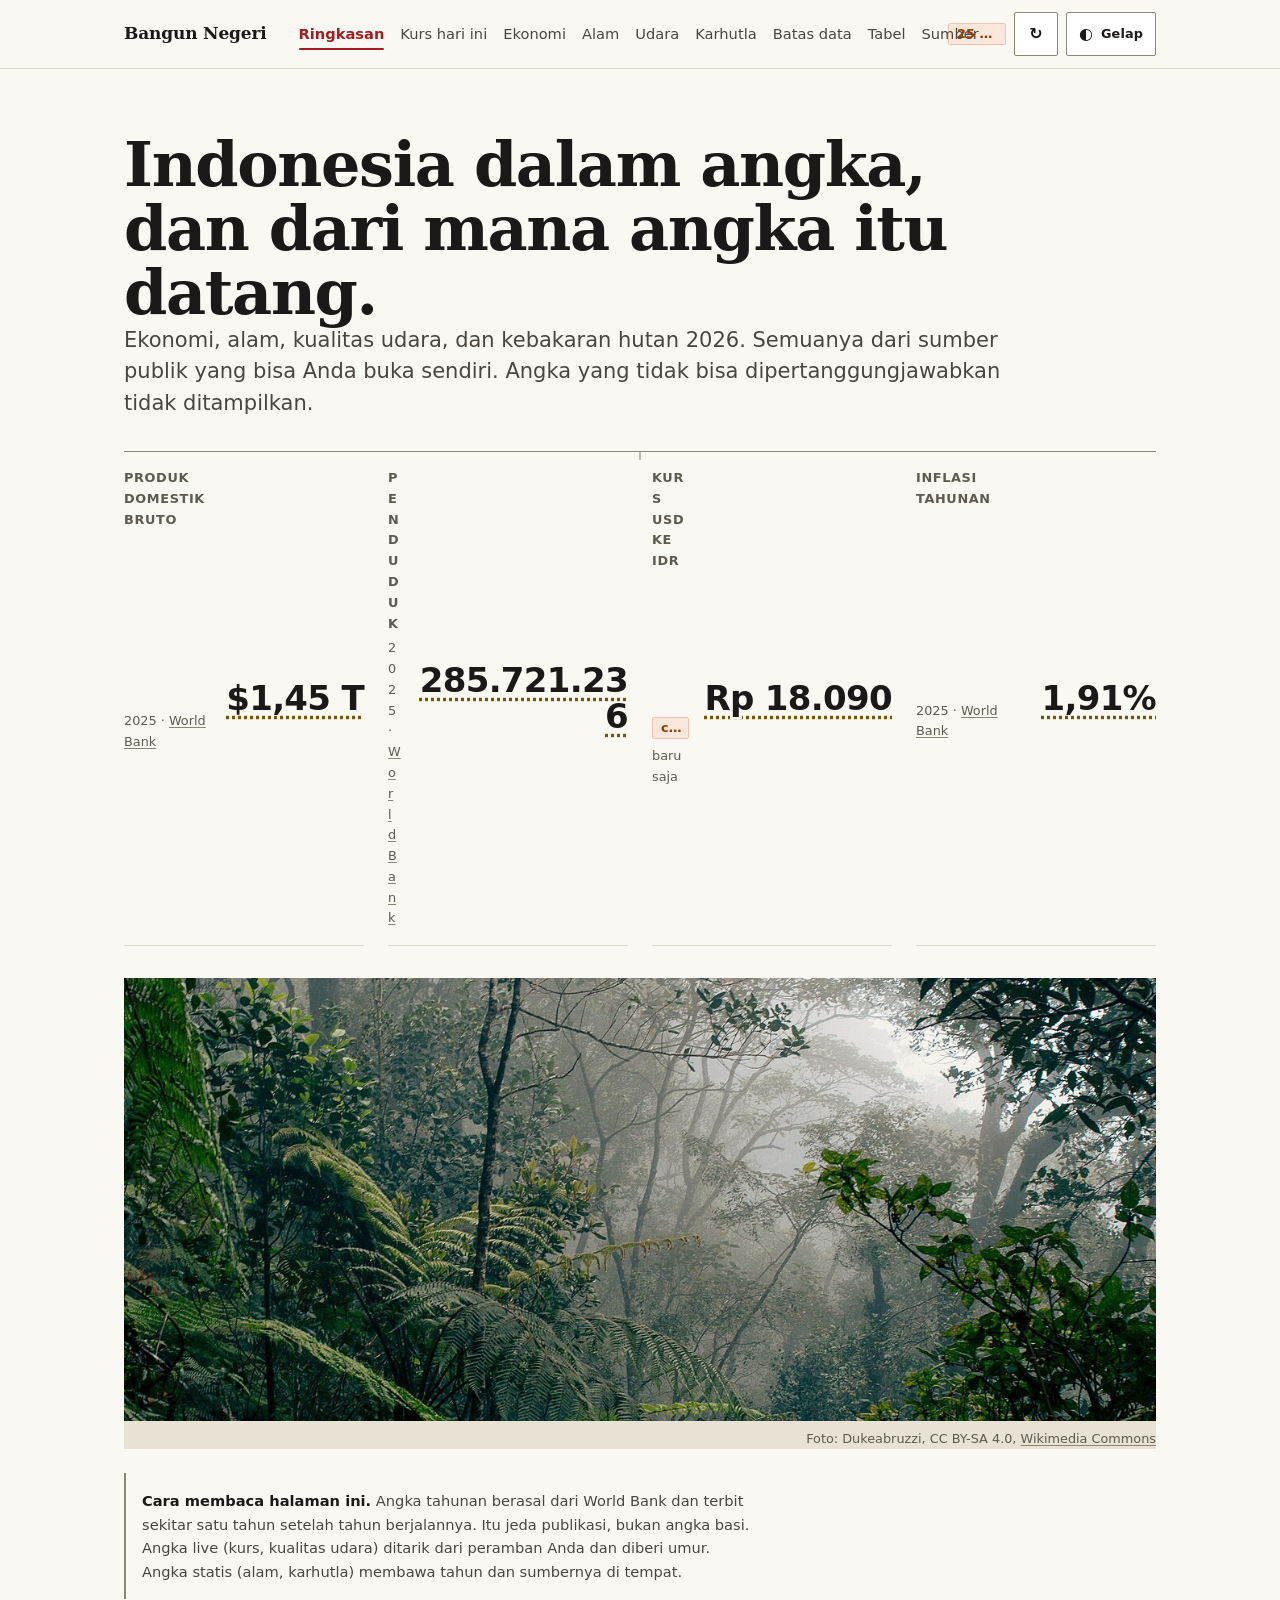
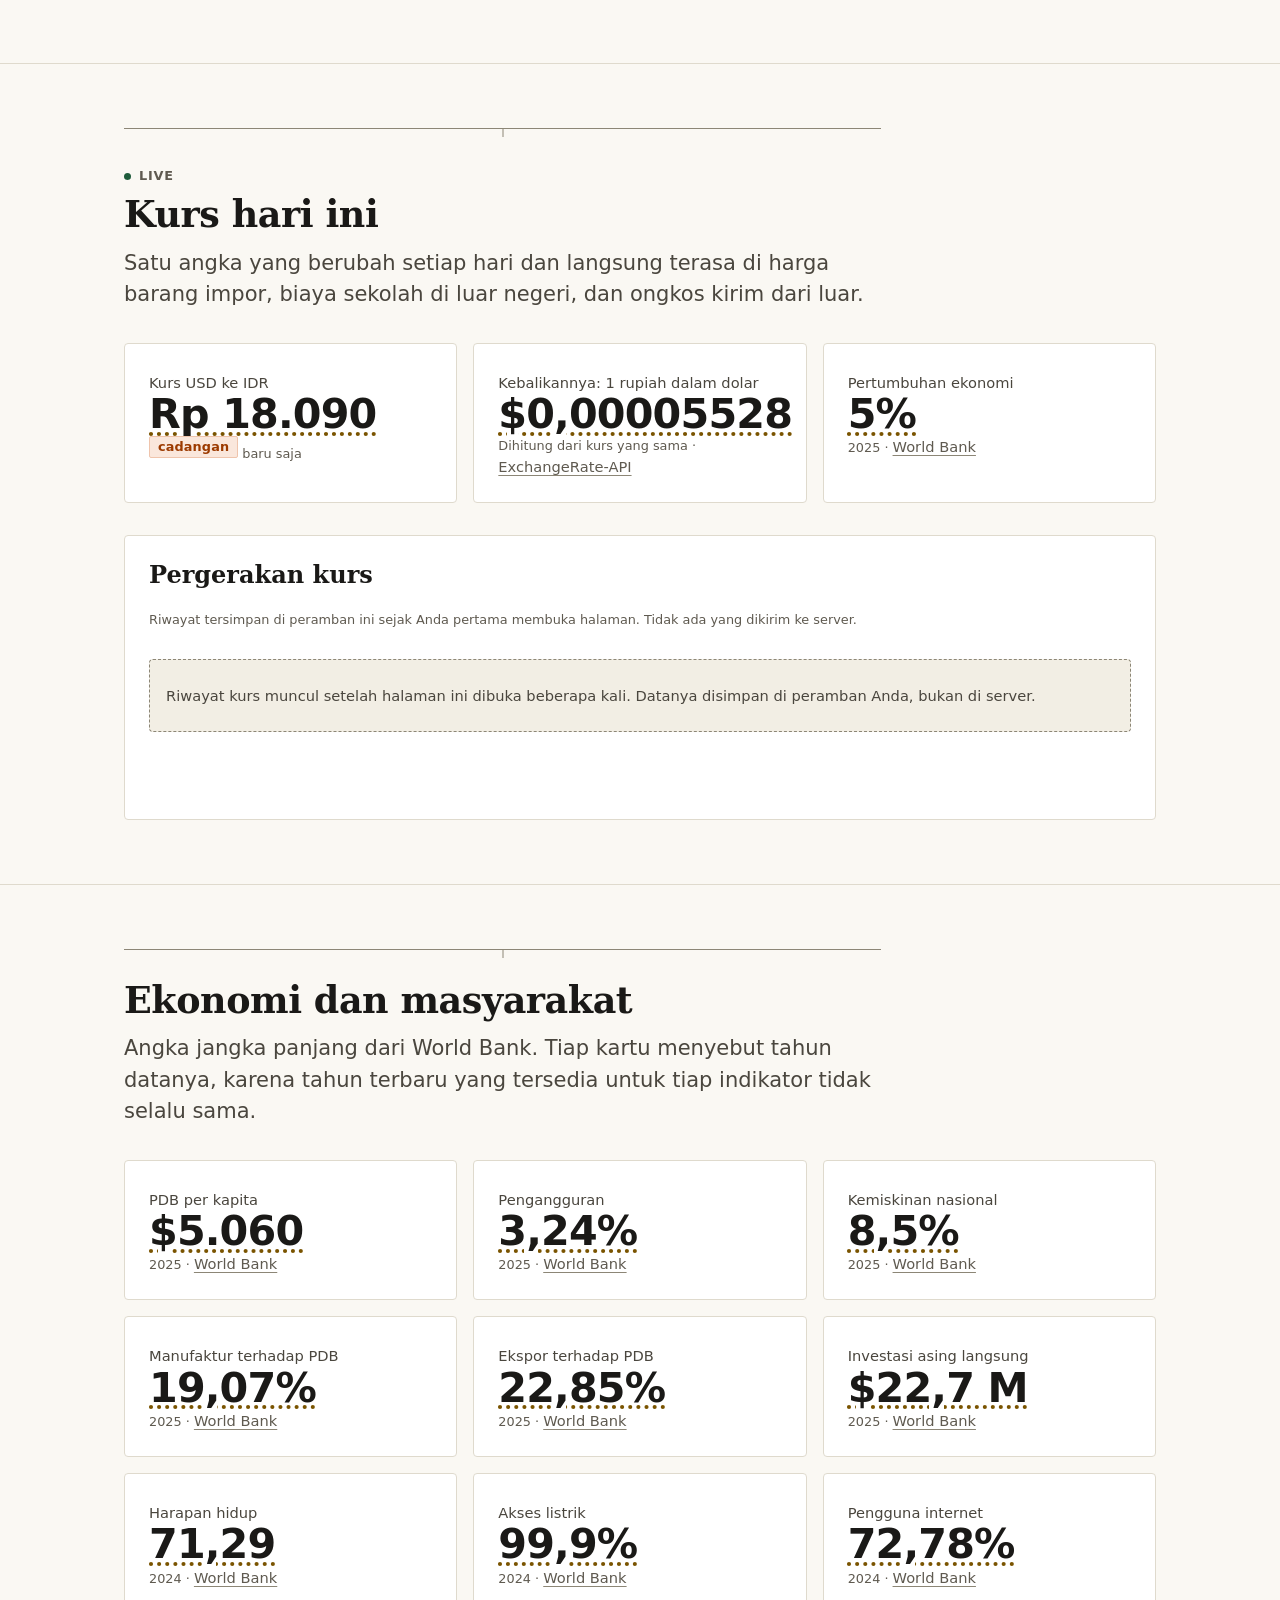
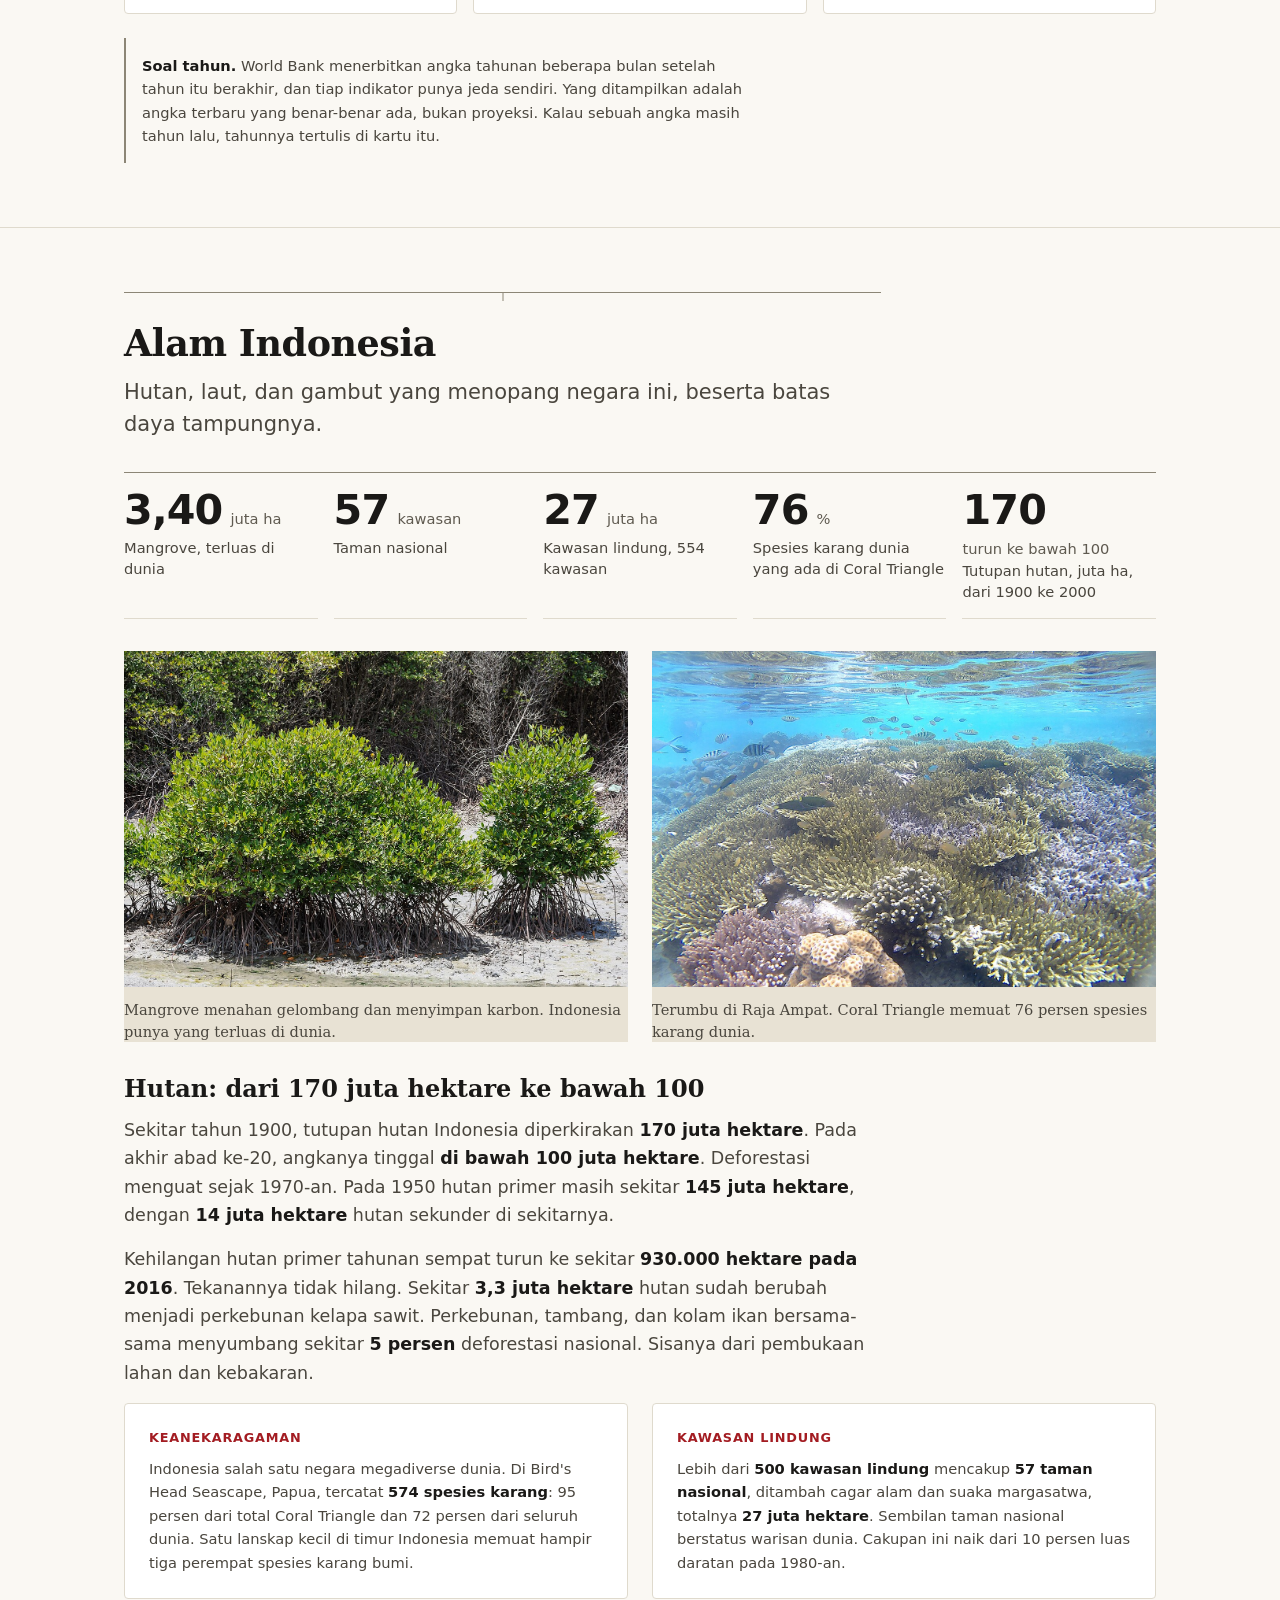
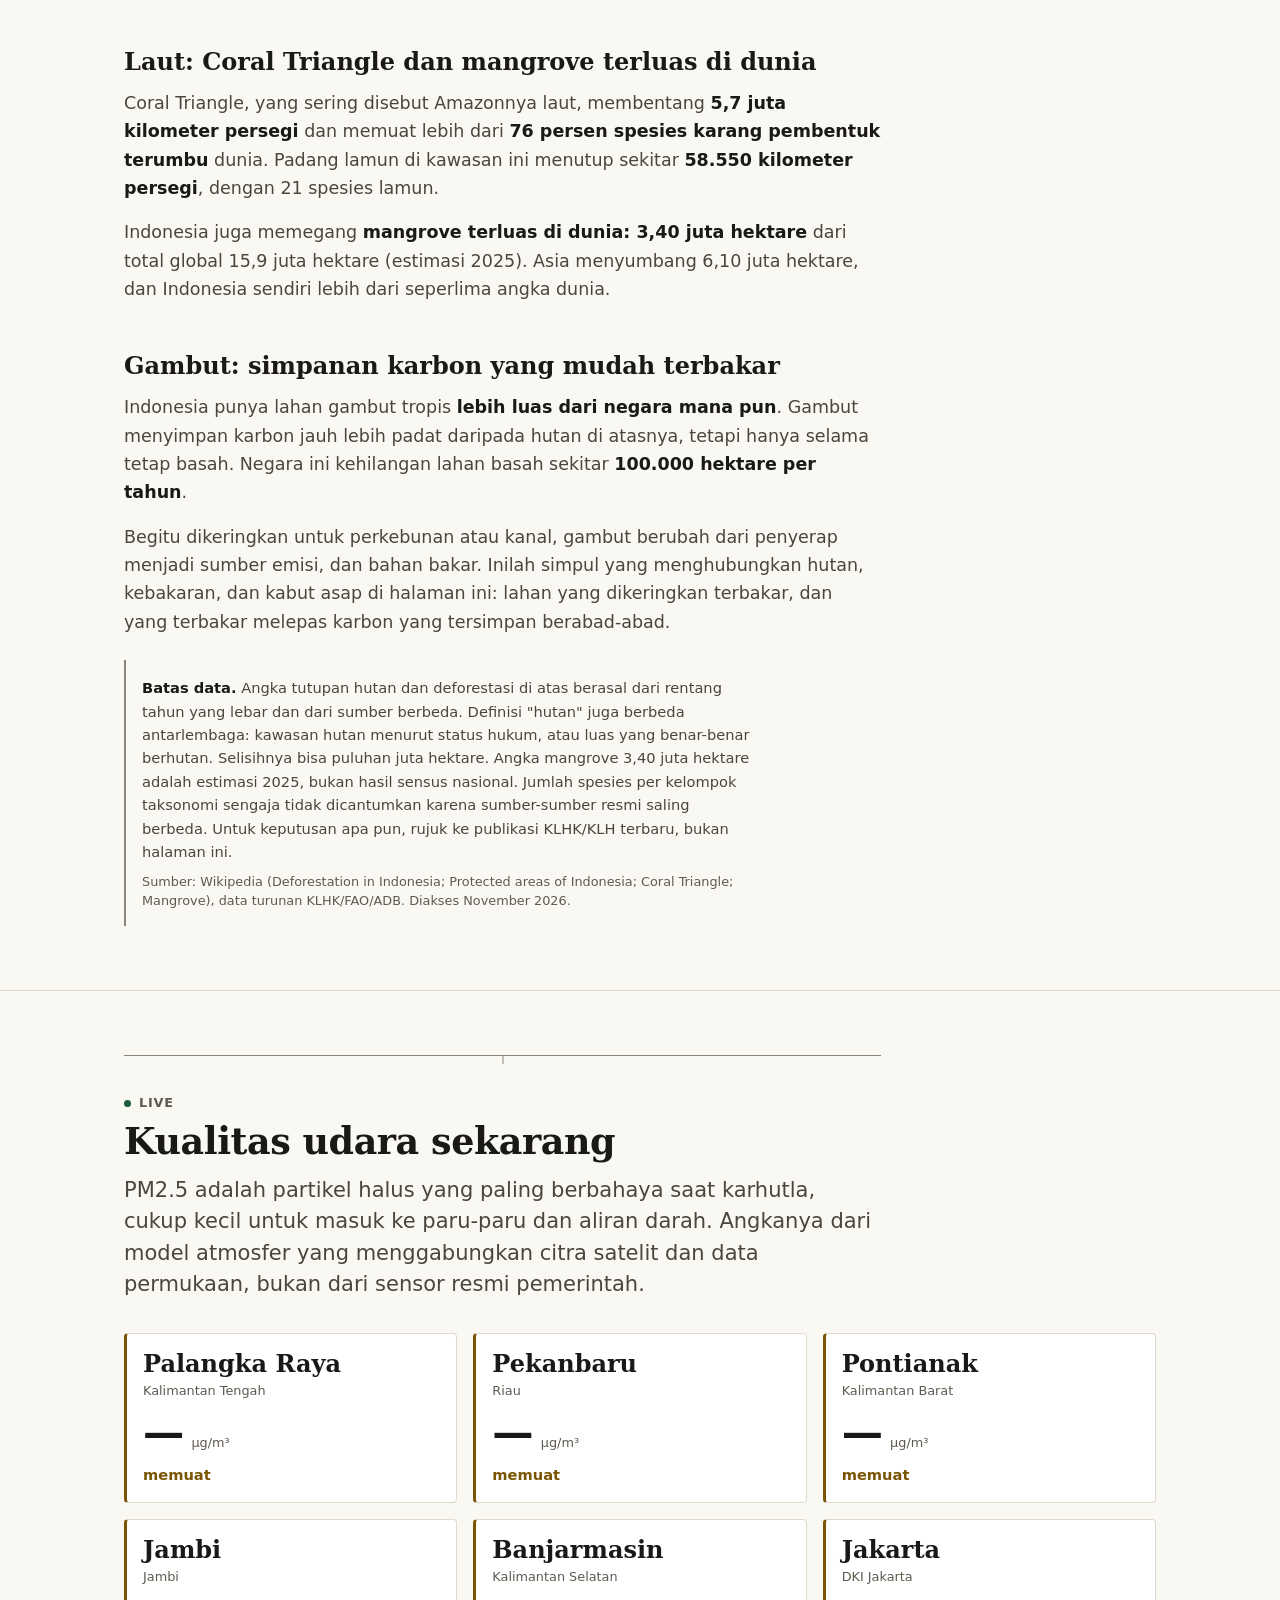
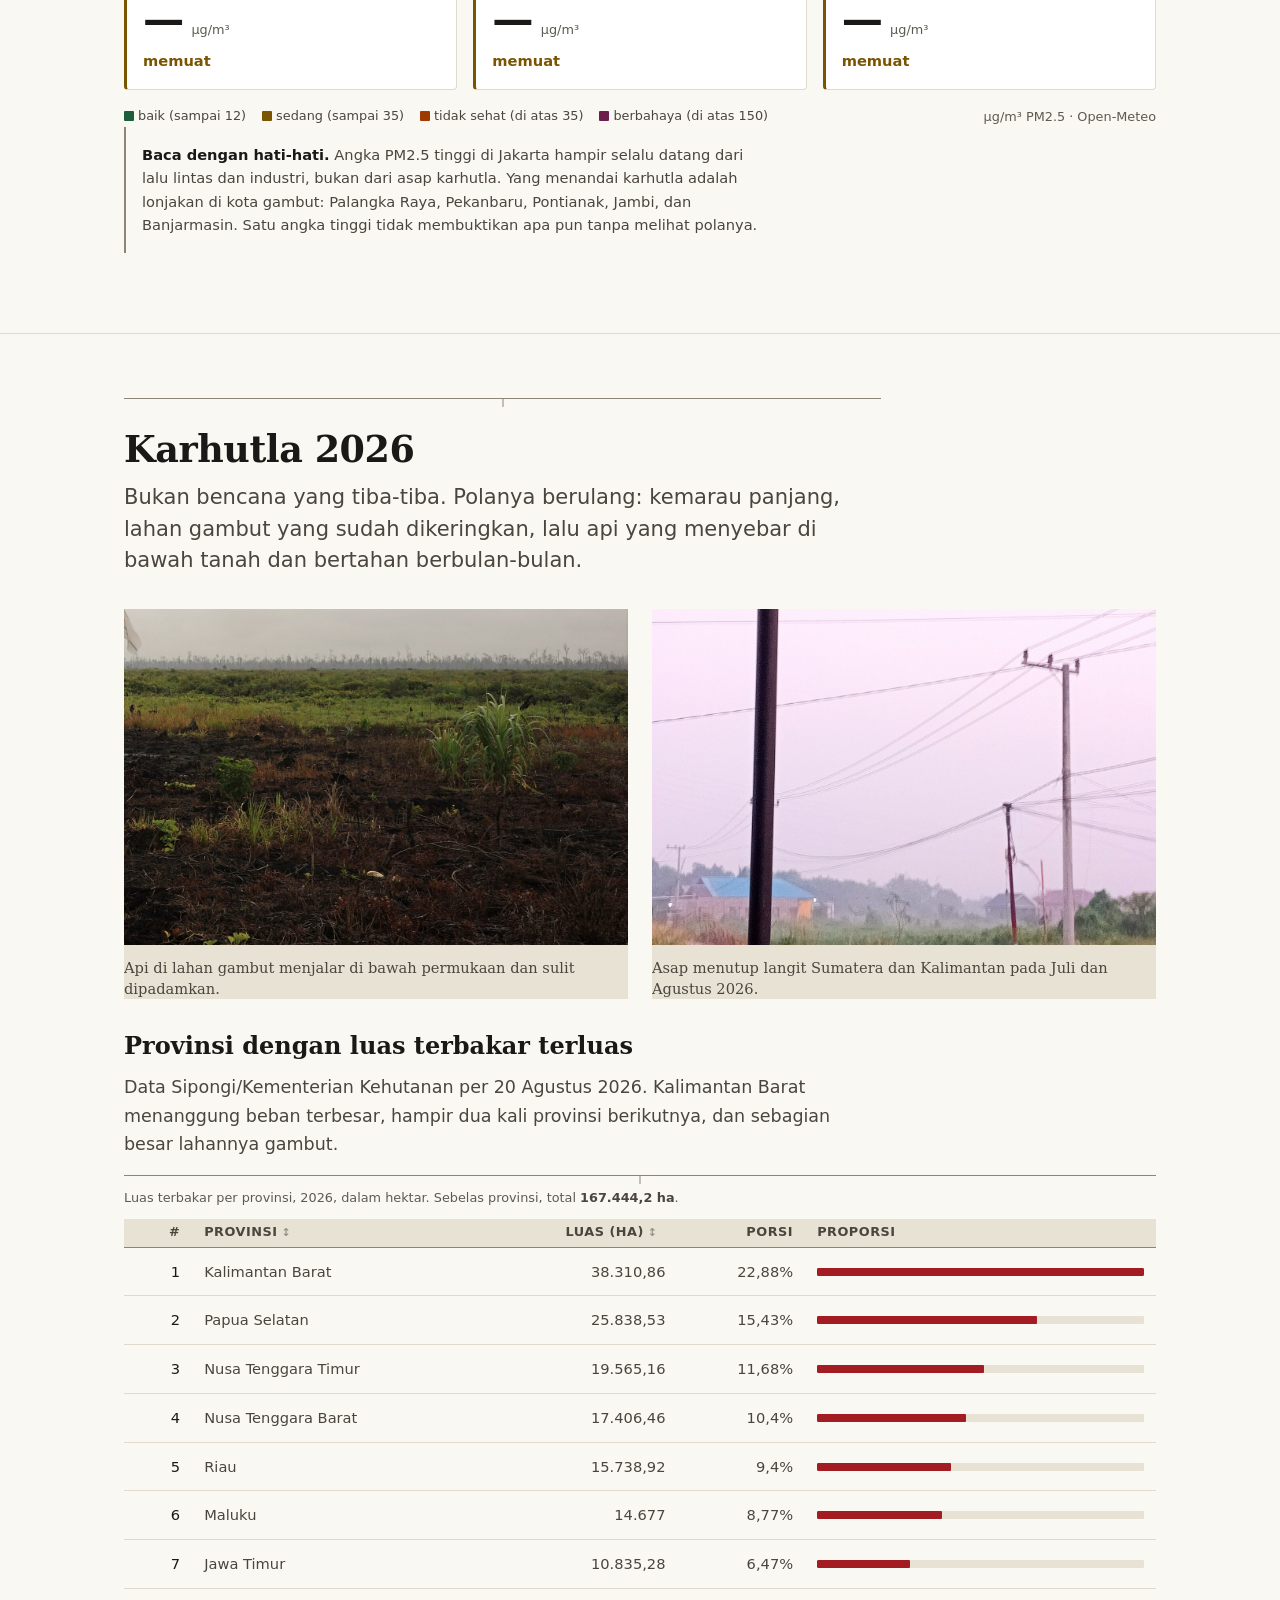
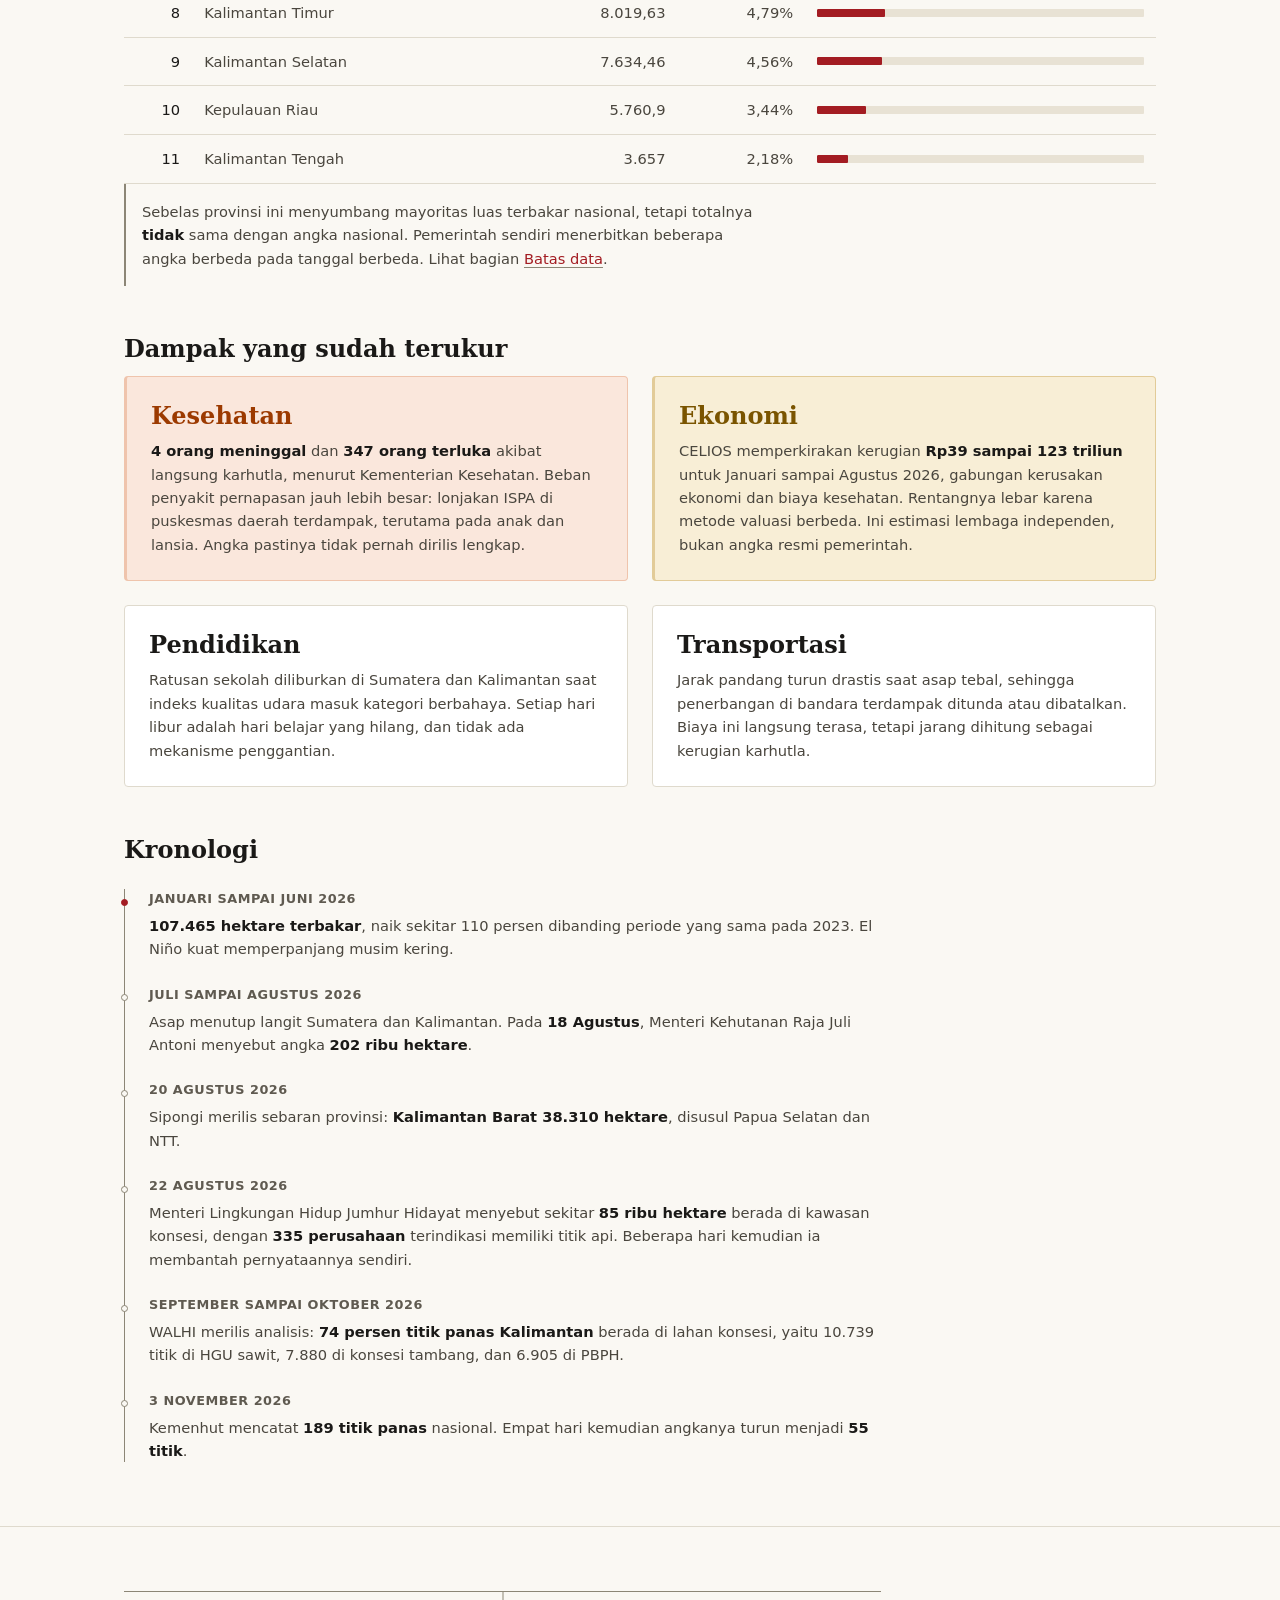
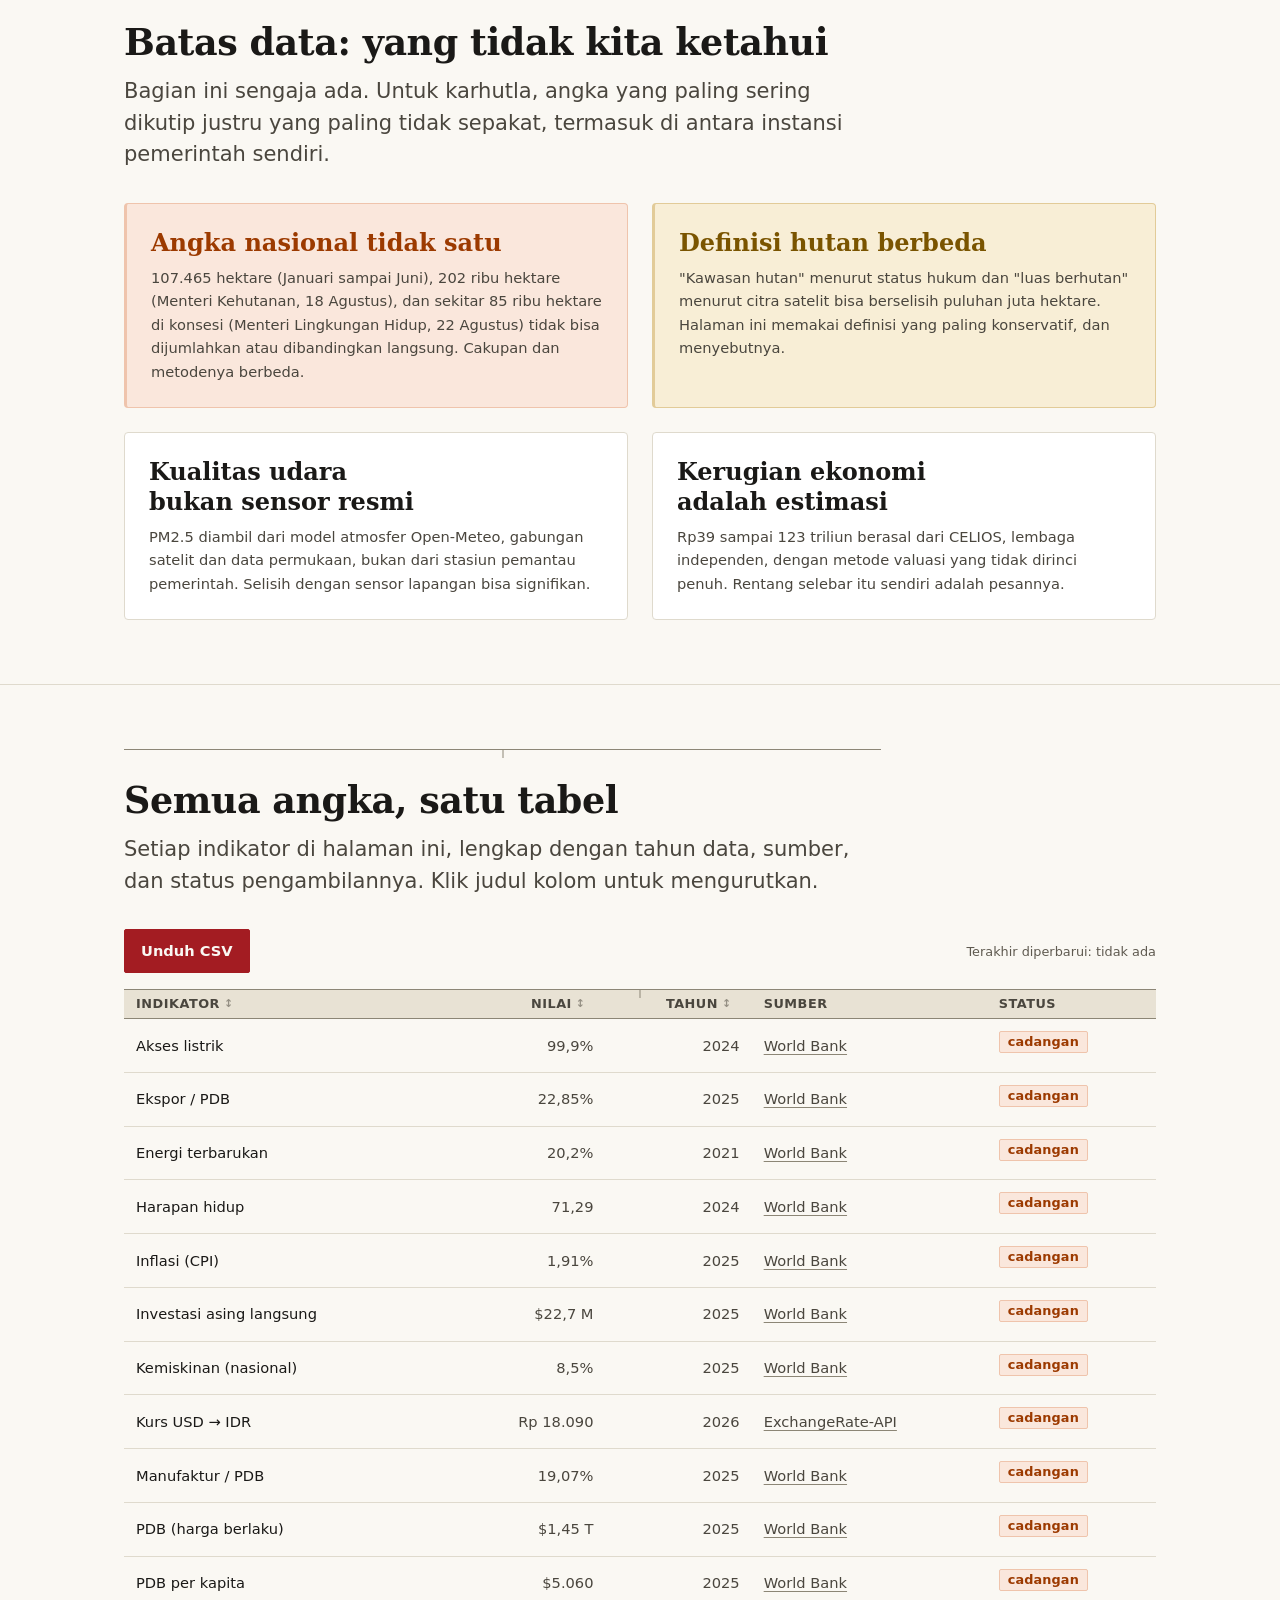
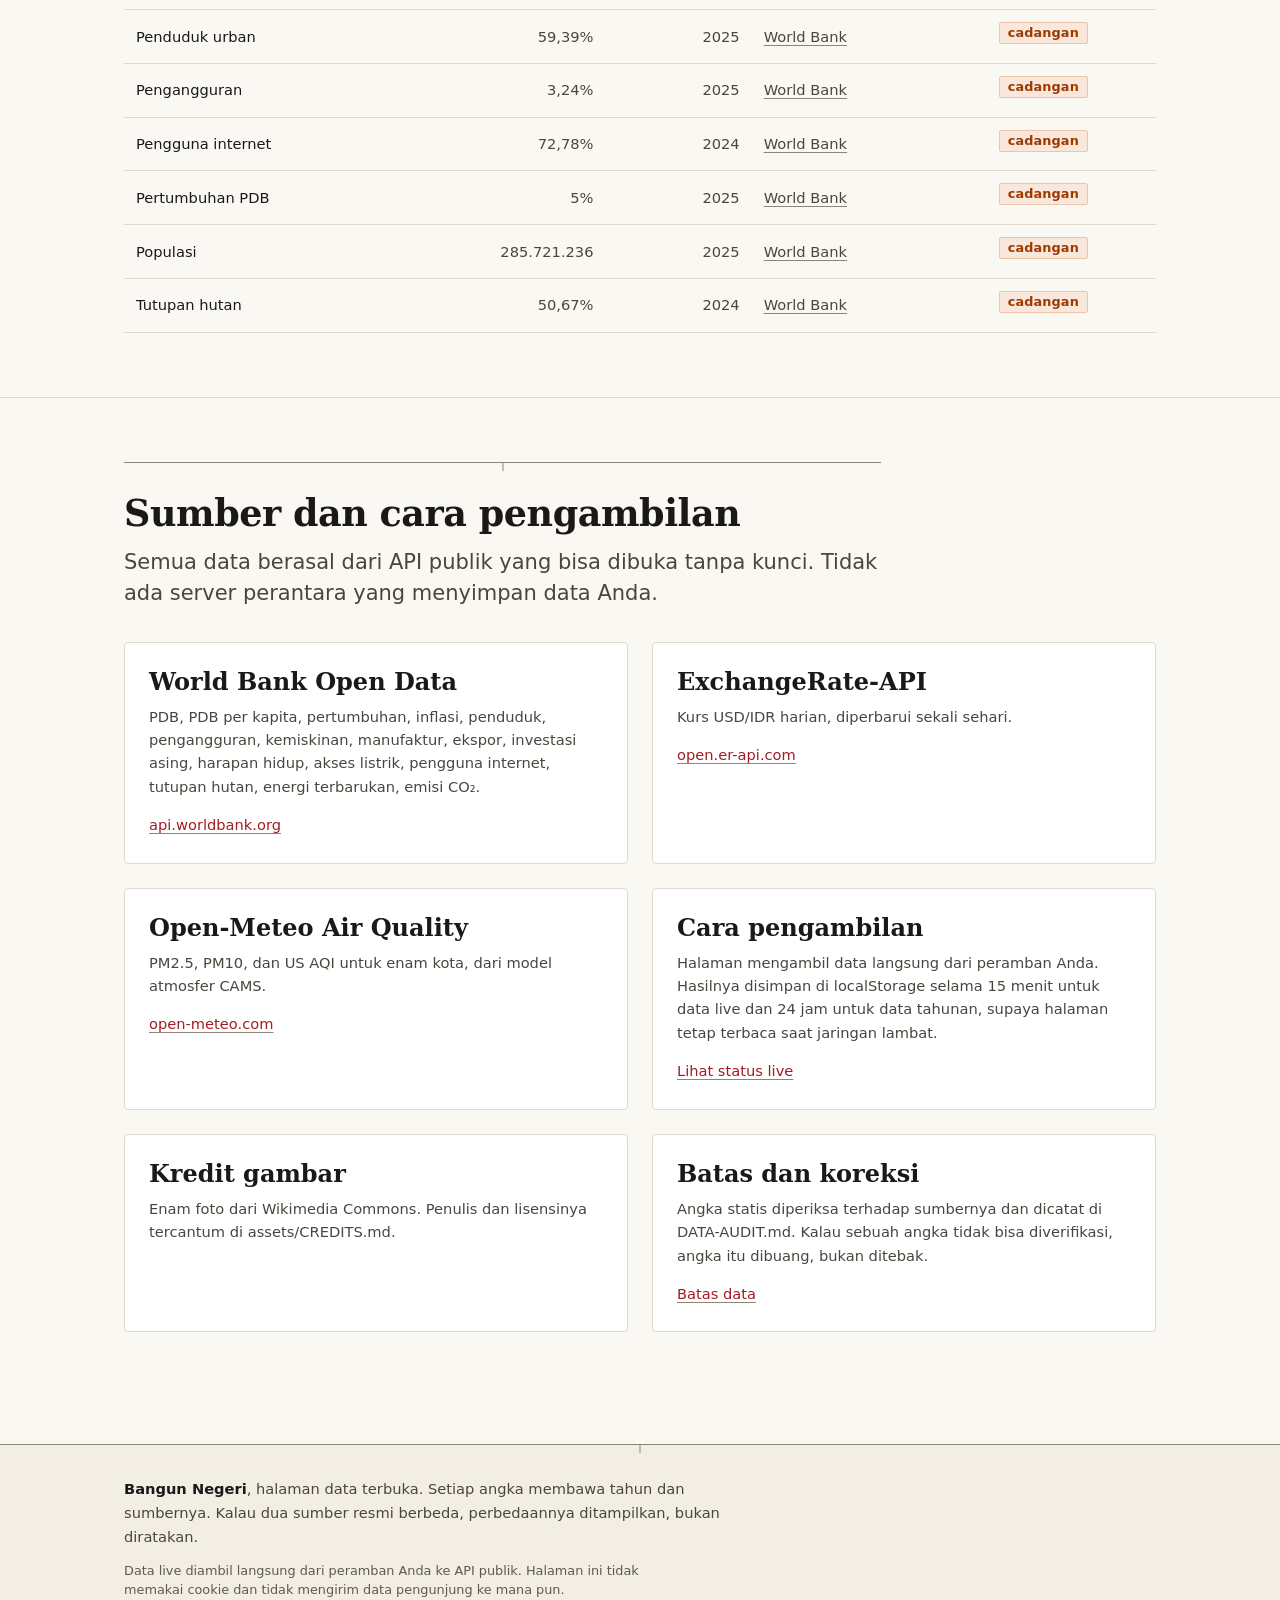
<file: public/index.html>
<!DOCTYPE html>
<html lang="id">
<head>
<meta charset="utf-8">
<meta name="viewport" content="width=device-width, initial-scale=1">
<title>Bangun Negeri: ekonomi, alam, dan karhutla Indonesia</title>
<meta name="description" content="Angka ekonomi, alam, dan kebakaran hutan Indonesia, dengan tahun dan sumbernya. Diperbarui dari World Bank, ExchangeRate-API, dan Open-Meteo.">
<meta name="theme-color" content="#FAF8F3" media="(prefers-color-scheme: light)">
<meta name="theme-color" content="#141310" media="(prefers-color-scheme: dark)">
<meta property="og:title" content="Bangun Negeri: ekonomi, alam, dan karhutla Indonesia">
<meta property="og:description" content="Angka ekonomi, alam, dan kebakaran hutan Indonesia, dengan tahun dan sumbernya.">
<meta property="og:type" content="website">
<link rel="stylesheet" href="theme.css?v=3">
<script>
/* Path-mounted behind `tailscale serve`, which strips the /bangun-negeri prefix:
the backend cannot tell "/bangun-negeri" from "/bangun-negeri/", so a server-side
redirect is impossible. Without the trailing slash the browser resolves theme.css
and app.js against "/" and every asset 404s. Normalise here, before anything loads. */
(function () {
  var p = location.pathname;
  if (p.charAt(p.length - 1) !== '/' && !/\.html?$/.test(p)) {
    location.replace(p + '/' + location.search + location.hash);
  }
})();
</script>
</head>
<body>
<a class="skip" href="#main">Lompat ke isi</a>

<header class="site">
  <div class="wrap">
    <a class="brand" href="#intro">Bangun Negeri</a>
    <nav class="tabs" aria-label="Bagian halaman">
      <a href="#intro">Ringkasan</a>
      <a href="#live">Kurs hari ini</a>
      <a href="#struktur">Ekonomi</a>
      <a href="#alam">Alam</a>
      <a href="#udara">Udara</a>
      <a href="#karhutla">Karhutla</a>
      <a href="#batas">Batas data</a>
      <a href="#tabel">Tabel</a>
      <a href="#sumber">Sumber</a>
    </nav>
    <div class="tools">
      <span class="chip" id="globalStatus" role="status" aria-live="polite">memuat data</span>
      <button class="btn btn-icon" id="refreshBtn" type="button" aria-label="Muat ulang data">
        <span aria-hidden="true">&#8635;</span>
      </button>
      <button class="btn btn-icon theme-toggle" id="themeToggle" type="button" aria-pressed="false" aria-label="Mode gelap">
        <span aria-hidden="true">&#9680;</span><span class="theme-label">Gelap</span>
      </button>
    </div>
  </div>
</header>

<main id="main">

<section id="intro" class="sec hero">
  <div class="wrap">
    <h1>Indonesia dalam angka,<br>dan dari mana angka itu datang.</h1>
    <p class="sub">Ekonomi, alam, kualitas udara, dan kebakaran hutan 2026. Semuanya dari sumber publik yang bisa Anda buka sendiri. Angka yang tidak bisa dipertanggungjawabkan tidak ditampilkan.</p>

    <div class="kpi-band">
      <div class="kpi">
        <span class="kpi-label">Produk domestik bruto</span>
        <span class="kpi-num" data-rec="gdp" data-fmt="usd">0</span>
        <span class="kpi-meta"><span data-year="gdp">2025</span> &middot; <a data-src="gdp" href="#sumber">World Bank</a></span>
      </div>
      <div class="kpi">
        <span class="kpi-label">Penduduk</span>
        <span class="kpi-num" data-rec="population" data-fmt="int">0</span>
        <span class="kpi-meta"><span data-year="population">2025</span> &middot; <a data-src="population" href="#sumber">World Bank</a></span>
      </div>
      <div class="kpi">
        <span class="kpi-label">Kurs USD ke IDR</span>
        <span class="kpi-num" data-rec="fx_usdidr" data-fmt="rp">0</span>
        <span class="kpi-meta"><span class="chip" data-flag="fx_usdidr">memuat</span> <span data-age="fx_usdidr"></span></span>
      </div>
      <div class="kpi">
        <span class="kpi-label">Inflasi tahunan</span>
        <span class="kpi-num" data-rec="inflation" data-fmt="pct">0</span>
        <span class="kpi-meta"><span data-year="inflation">2025</span> &middot; <a data-src="inflation" href="#sumber">World Bank</a></span>
      </div>
    </div>

    <figure class="hero-media">
      <img src="assets/hero.jpg" alt="Hutan hujan di Borneo, dilihat dari udara" width="1600" height="900" loading="eager" fetchpriority="high" decoding="async">
      <figcaption class="credit">Foto: Dukeabruzzi, CC BY-SA 4.0, <a href="https://commons.wikimedia.org/wiki/File:Borneo_rainforest.jpg" target="_blank" rel="noopener">Wikimedia Commons</a></figcaption>
    </figure>

    <div class="caveat">
      <strong>Cara membaca halaman ini.</strong> Angka tahunan berasal dari World Bank dan terbit sekitar satu tahun setelah tahun berjalannya. Itu jeda publikasi, bukan angka basi. Angka live (kurs, kualitas udara) ditarik dari peramban Anda dan diberi umur. Angka statis (alam, karhutla) membawa tahun dan sumbernya di tempat.
    </div>
  </div>
</section>

<section id="live" class="sec">
  <div class="wrap">
    <div class="sec-head">
      <span class="live-badge"><span class="pulse" aria-hidden="true"></span>Live</span>
      <h2 class="sec">Kurs hari ini</h2>
      <p class="sub">Satu angka yang berubah setiap hari dan langsung terasa di harga barang impor, biaya sekolah di luar negeri, dan ongkos kirim dari luar.</p>
    </div>

    <div class="grid3">
      <article class="panel">
        <div class="stat-label">Kurs USD ke IDR</div>
        <div class="stat-num" data-rec="fx_usdidr" data-fmt="rp">0</div>
        <div class="src-note"><span class="chip" data-flag="fx_usdidr">memuat</span> <span data-age="fx_usdidr"></span></div>
      </article>
      <article class="panel">
        <div class="stat-label">Kebalikannya: 1 rupiah dalam dolar</div>
        <div class="stat-num" data-rec="fx_idrusd" data-fmt="ratio">0</div>
        <div class="src-note">Dihitung dari kurs yang sama &middot; <a data-src="fx_idrusd" href="#sumber">ExchangeRate-API</a></div>
      </article>
      <article class="panel">
        <div class="stat-label">Pertumbuhan ekonomi</div>
        <div class="stat-num" data-rec="gdp_growth" data-fmt="pct">0</div>
        <div class="src-note"><span data-year="gdp_growth">2025</span> &middot; <a data-src="gdp_growth" href="#sumber">World Bank</a></div>
      </article>
    </div>

    <div class="chart-wrap">
      <div class="chart-head">
        <h3>Pergerakan kurs</h3>
        <p class="src-note">Riwayat tersimpan di peramban ini sejak Anda pertama membuka halaman. Tidak ada yang dikirim ke server.</p>
      </div>
      <div class="chart" id="fxChart" role="img" aria-label="Grafik pergerakan kurs USD ke IDR">
        <div class="skeleton" style="height:140px"></div>
      </div>
      <div class="legend" id="fxLegend"></div>
    </div>
  </div>
</section>

<section id="struktur" class="sec">
  <div class="wrap">
    <div class="sec-head">
      <h2 class="sec">Ekonomi dan masyarakat</h2>
      <p class="sub">Angka jangka panjang dari World Bank. Tiap kartu menyebut tahun datanya, karena tahun terbaru yang tersedia untuk tiap indikator tidak selalu sama.</p>
    </div>

    <div class="grid3" id="structGrid">
      <article class="panel">
        <div class="stat-label">PDB per kapita</div>
        <div class="stat-num" data-rec="gdp_pc" data-fmt="usd">0</div>
        <div class="src-note"><span data-year="gdp_pc">2025</span> &middot; <a data-src="gdp_pc" href="#sumber">World Bank</a></div>
      </article>
      <article class="panel">
        <div class="stat-label">Pengangguran</div>
        <div class="stat-num" data-rec="unemployment" data-fmt="pct">0</div>
        <div class="src-note"><span data-year="unemployment">2025</span> &middot; <a data-src="unemployment" href="#sumber">World Bank</a></div>
      </article>
      <article class="panel">
        <div class="stat-label">Kemiskinan nasional</div>
        <div class="stat-num" data-rec="poverty" data-fmt="pct">0</div>
        <div class="src-note"><span data-year="poverty">2025</span> &middot; <a data-src="poverty" href="#sumber">World Bank</a></div>
      </article>
      <article class="panel">
        <div class="stat-label">Manufaktur terhadap PDB</div>
        <div class="stat-num" data-rec="manufacturing" data-fmt="pct">0</div>
        <div class="src-note"><span data-year="manufacturing">2025</span> &middot; <a data-src="manufacturing" href="#sumber">World Bank</a></div>
      </article>
      <article class="panel">
        <div class="stat-label">Ekspor terhadap PDB</div>
        <div class="stat-num" data-rec="exports" data-fmt="pct">0</div>
        <div class="src-note"><span data-year="exports">2025</span> &middot; <a data-src="exports" href="#sumber">World Bank</a></div>
      </article>
      <article class="panel">
        <div class="stat-label">Investasi asing langsung</div>
        <div class="stat-num" data-rec="fdi" data-fmt="usd">0</div>
        <div class="src-note"><span data-year="fdi">2025</span> &middot; <a data-src="fdi" href="#sumber">World Bank</a></div>
      </article>
      <article class="panel">
        <div class="stat-label">Harapan hidup</div>
        <div class="stat-num" data-rec="life_exp" data-fmt="num1">0</div>
        <div class="src-note"><span data-year="life_exp">2025</span> &middot; <a data-src="life_exp" href="#sumber">World Bank</a></div>
      </article>
      <article class="panel">
        <div class="stat-label">Akses listrik</div>
        <div class="stat-num" data-rec="electricity" data-fmt="pct">0</div>
        <div class="src-note"><span data-year="electricity">2025</span> &middot; <a data-src="electricity" href="#sumber">World Bank</a></div>
      </article>
      <article class="panel">
        <div class="stat-label">Pengguna internet</div>
        <div class="stat-num" data-rec="internet" data-fmt="pct">0</div>
        <div class="src-note"><span data-year="internet">2025</span> &middot; <a data-src="internet" href="#sumber">World Bank</a></div>
      </article>
    </div>

    <div class="caveat">
      <strong>Soal tahun.</strong> World Bank menerbitkan angka tahunan beberapa bulan setelah tahun itu berakhir, dan tiap indikator punya jeda sendiri. Yang ditampilkan adalah angka terbaru yang benar-benar ada, bukan proyeksi. Kalau sebuah angka masih tahun lalu, tahunnya tertulis di kartu itu.
    </div>
  </div>
</section>

<section id="alam" class="sec">
  <div class="wrap">
    <div class="sec-head">
      <h2 class="sec">Alam Indonesia</h2>
      <p class="sub">Hutan, laut, dan gambut yang menopang negara ini, beserta batas daya tampungnya.</p>
    </div>

    <div class="stat-row">
      <div class="stat">
        <div class="stat-num">3,40<span class="stat-unit">juta ha</span></div>
        <div class="stat-label">Mangrove, terluas di dunia</div>
      </div>
      <div class="stat">
        <div class="stat-num">57<span class="stat-unit">kawasan</span></div>
        <div class="stat-label">Taman nasional</div>
      </div>
      <div class="stat">
        <div class="stat-num">27<span class="stat-unit">juta ha</span></div>
        <div class="stat-label">Kawasan lindung, 554 kawasan</div>
      </div>
      <div class="stat">
        <div class="stat-num">76<span class="stat-unit">%</span></div>
        <div class="stat-label">Spesies karang dunia yang ada di Coral Triangle</div>
      </div>
      <div class="stat">
        <div class="stat-num">170<span class="stat-unit">turun ke bawah 100</span></div>
        <div class="stat-label">Tutupan hutan, juta ha, dari 1900 ke 2000</div>
      </div>
    </div>

    <div class="grid2">
      <figure class="card-media">
        <img src="assets/mangrove.jpg" alt="Akar mangrove di atas air di Benoa, Bali" width="1200" height="800" loading="lazy" decoding="async">
        <figcaption>Mangrove menahan gelombang dan menyimpan karbon. Indonesia punya yang terluas di dunia.</figcaption>
      </figure>
      <figure class="card-media">
        <img src="assets/reef.jpg" alt="Terumbu karang berwarna di Raja Ampat" width="1200" height="800" loading="lazy" decoding="async">
        <figcaption>Terumbu di Raja Ampat. Coral Triangle memuat 76 persen spesies karang dunia.</figcaption>
      </figure>
    </div>

    <h3>Hutan: dari 170 juta hektare ke bawah 100</h3>
    <p>Sekitar tahun 1900, tutupan hutan Indonesia diperkirakan <strong>170 juta hektare</strong>. Pada akhir abad ke-20, angkanya tinggal <strong>di bawah 100 juta hektare</strong>. Deforestasi menguat sejak 1970-an. Pada 1950 hutan primer masih sekitar <strong>145 juta hektare</strong>, dengan <strong>14 juta hektare</strong> hutan sekunder di sekitarnya.</p>
    <p>Kehilangan hutan primer tahunan sempat turun ke sekitar <strong>930.000 hektare pada 2016</strong>. Tekanannya tidak hilang. Sekitar <strong>3,3 juta hektare</strong> hutan sudah berubah menjadi perkebunan kelapa sawit. Perkebunan, tambang, dan kolam ikan bersama-sama menyumbang sekitar <strong>5 persen</strong> deforestasi nasional. Sisanya dari pembukaan lahan dan kebakaran.</p>

    <div class="grid2">
      <div class="panel">
        <span class="alam-tag">Keanekaragaman</span>
        <p>Indonesia salah satu negara megadiverse dunia. Di Bird's Head Seascape, Papua, tercatat <strong>574 spesies karang</strong>: 95 persen dari total Coral Triangle dan 72 persen dari seluruh dunia. Satu lanskap kecil di timur Indonesia memuat hampir tiga perempat spesies karang bumi.</p>
      </div>
      <div class="panel">
        <span class="alam-tag">Kawasan lindung</span>
        <p>Lebih dari <strong>500 kawasan lindung</strong> mencakup <strong>57 taman nasional</strong>, ditambah cagar alam dan suaka margasatwa, totalnya <strong>27 juta hektare</strong>. Sembilan taman nasional berstatus warisan dunia. Cakupan ini naik dari 10 persen luas daratan pada 1980-an.</p>
      </div>
    </div>

    <h3>Laut: Coral Triangle dan mangrove terluas di dunia</h3>
    <p>Coral Triangle, yang sering disebut Amazonnya laut, membentang <strong>5,7 juta kilometer persegi</strong> dan memuat lebih dari <strong>76 persen spesies karang pembentuk terumbu</strong> dunia. Padang lamun di kawasan ini menutup sekitar <strong>58.550 kilometer persegi</strong>, dengan 21 spesies lamun.</p>
    <p>Indonesia juga memegang <strong>mangrove terluas di dunia: 3,40 juta hektare</strong> dari total global 15,9 juta hektare (estimasi 2025). Asia menyumbang 6,10 juta hektare, dan Indonesia sendiri lebih dari seperlima angka dunia.</p>

    <h3>Gambut: simpanan karbon yang mudah terbakar</h3>
    <p>Indonesia punya lahan gambut tropis <strong>lebih luas dari negara mana pun</strong>. Gambut menyimpan karbon jauh lebih padat daripada hutan di atasnya, tetapi hanya selama tetap basah. Negara ini kehilangan lahan basah sekitar <strong>100.000 hektare per tahun</strong>.</p>
    <p>Begitu dikeringkan untuk perkebunan atau kanal, gambut berubah dari penyerap menjadi sumber emisi, dan bahan bakar. Inilah simpul yang menghubungkan hutan, kebakaran, dan kabut asap di halaman ini: lahan yang dikeringkan terbakar, dan yang terbakar melepas karbon yang tersimpan berabad-abad.</p>

    <div class="caveat" id="alamCaveat">
      <strong>Batas data.</strong> Angka tutupan hutan dan deforestasi di atas berasal dari rentang tahun yang lebar dan dari sumber berbeda. Definisi "hutan" juga berbeda antarlembaga: kawasan hutan menurut status hukum, atau luas yang benar-benar berhutan. Selisihnya bisa puluhan juta hektare. Angka mangrove 3,40 juta hektare adalah estimasi 2025, bukan hasil sensus nasional. Jumlah spesies per kelompok taksonomi sengaja tidak dicantumkan karena sumber-sumber resmi saling berbeda. Untuk keputusan apa pun, rujuk ke publikasi KLHK/KLH terbaru, bukan halaman ini.
      <div class="src-note">Sumber: Wikipedia (Deforestation in Indonesia; Protected areas of Indonesia; Coral Triangle; Mangrove), data turunan KLHK/FAO/ADB. Diakses November 2026.</div>
    </div>
  </div>
</section>

<section id="udara" class="sec">
  <div class="wrap">
    <div class="sec-head">
      <span class="live-badge"><span class="pulse" aria-hidden="true"></span>Live</span>
      <h2 class="sec">Kualitas udara sekarang</h2>
      <p class="sub">PM2.5 adalah partikel halus yang paling berbahaya saat karhutla, cukup kecil untuk masuk ke paru-paru dan aliran darah. Angkanya dari model atmosfer yang menggabungkan citra satelit dan data permukaan, bukan dari sensor resmi pemerintah.</p>
    </div>

    <div class="aq-grid" id="aqGrid" role="list" aria-live="polite">
      <div class="aq-card lv-mid" id="card-aq_palangka" role="listitem">
        <div class="aq-city">Palangka Raya</div><div class="aq-region">Kalimantan Tengah</div>
        <div class="aq-val">&mdash;<span class="aq-unit">µg/m³</span></div><div class="aq-label lv-mid">memuat</div>
      </div>
      <div class="aq-card lv-mid" id="card-aq_pekanbaru" role="listitem">
        <div class="aq-city">Pekanbaru</div><div class="aq-region">Riau</div>
        <div class="aq-val">&mdash;<span class="aq-unit">µg/m³</span></div><div class="aq-label lv-mid">memuat</div>
      </div>
      <div class="aq-card lv-mid" id="card-aq_pontianak" role="listitem">
        <div class="aq-city">Pontianak</div><div class="aq-region">Kalimantan Barat</div>
        <div class="aq-val">&mdash;<span class="aq-unit">µg/m³</span></div><div class="aq-label lv-mid">memuat</div>
      </div>
      <div class="aq-card lv-mid" id="card-aq_jambi" role="listitem">
        <div class="aq-city">Jambi</div><div class="aq-region">Jambi</div>
        <div class="aq-val">&mdash;<span class="aq-unit">µg/m³</span></div><div class="aq-label lv-mid">memuat</div>
      </div>
      <div class="aq-card lv-mid" id="card-aq_banjarmasin" role="listitem">
        <div class="aq-city">Banjarmasin</div><div class="aq-region">Kalimantan Selatan</div>
        <div class="aq-val">&mdash;<span class="aq-unit">µg/m³</span></div><div class="aq-label lv-mid">memuat</div>
      </div>
      <div class="aq-card lv-mid" id="card-aq_jakarta" role="listitem">
        <div class="aq-city">Jakarta</div><div class="aq-region">DKI Jakarta</div>
        <div class="aq-val">&mdash;<span class="aq-unit">µg/m³</span></div><div class="aq-label lv-mid">memuat</div>
      </div>
    </div>

    <div class="legend">
      <span><span class="swatch lv-good"></span>baik (sampai 12)</span>
      <span><span class="swatch lv-mid"></span>sedang (sampai 35)</span>
      <span><span class="swatch lv-bad"></span>tidak sehat (di atas 35)</span>
      <span><span class="swatch lv-verybad"></span>berbahaya (di atas 150)</span>
      <span class="src-note">µg/m³ PM2.5 &middot; Open-Meteo</span>
    </div>

    <p class="caveat"><strong>Baca dengan hati-hati.</strong> Angka PM2.5 tinggi di Jakarta hampir selalu datang dari lalu lintas dan industri, bukan dari asap karhutla. Yang menandai karhutla adalah lonjakan di kota gambut: Palangka Raya, Pekanbaru, Pontianak, Jambi, dan Banjarmasin. Satu angka tinggi tidak membuktikan apa pun tanpa melihat polanya.</p>
  </div>
</section>

<section id="karhutla" class="sec">
  <div class="wrap">
    <div class="sec-head">
      <h2 class="sec">Karhutla 2026</h2>
      <p class="sub">Bukan bencana yang tiba-tiba. Polanya berulang: kemarau panjang, lahan gambut yang sudah dikeringkan, lalu api yang menyebar di bawah tanah dan bertahan berbulan-bulan.</p>
    </div>

    <div class="grid2">
      <figure class="card-media">
        <img src="assets/fire.jpg" alt="Lahan gambut yang terbakar, tanahnya menghitam" width="1200" height="800" loading="lazy" decoding="async">
        <figcaption>Api di lahan gambut menjalar di bawah permukaan dan sulit dipadamkan.</figcaption>
      </figure>
      <figure class="card-media">
        <img src="assets/haze.jpg" alt="Kabut asap menutup kota di Kalimantan" width="1200" height="800" loading="lazy" decoding="async">
        <figcaption>Asap menutup langit Sumatera dan Kalimantan pada Juli dan Agustus 2026.</figcaption>
      </figure>
    </div>

    <h3>Provinsi dengan luas terbakar terluas</h3>
    <p>Data Sipongi/Kementerian Kehutanan per 20 Agustus 2026. Kalimantan Barat menanggung beban terbesar, hampir dua kali provinsi berikutnya, dan sebagian besar lahannya gambut.</p>

    <div class="table-wrap">
      <table>
        <caption>Luas terbakar per provinsi, 2026, dalam hektar. Sebelas provinsi, total <strong id="provSum">&mdash;</strong>.</caption>
        <thead>
          <tr>
            <th scope="col" class="num">#</th>
            <th scope="col"><button class="th-sort" data-sort-prov="name" type="button">Provinsi</button></th>
            <th scope="col" class="num"><button class="th-sort" data-sort-prov="area" type="button">Luas (ha)</button></th>
            <th scope="col" class="num">Porsi</th>
            <th scope="col" class="bar-cell">Proporsi</th>
          </tr>
        </thead>
        <tbody id="provBody">
          <tr><td colspan="5">Memuat data provinsi&hellip;</td></tr>
        </tbody>
      </table>
    </div>
    <p class="caveat">Sebelas provinsi ini menyumbang mayoritas luas terbakar nasional, tetapi totalnya <strong>tidak</strong> sama dengan angka nasional. Pemerintah sendiri menerbitkan beberapa angka berbeda pada tanggal berbeda. Lihat bagian <a href="#batas">Batas data</a>.</p>

    <h3>Dampak yang sudah terukur</h3>
    <div class="grid2">
      <div class="panel alert">
        <h3>Kesehatan</h3>
        <p><strong>4 orang meninggal</strong> dan <strong>347 orang terluka</strong> akibat langsung karhutla, menurut Kementerian Kesehatan. Beban penyakit pernapasan jauh lebih besar: lonjakan ISPA di puskesmas daerah terdampak, terutama pada anak dan lansia. Angka pastinya tidak pernah dirilis lengkap.</p>
      </div>
      <div class="panel warn">
        <h3>Ekonomi</h3>
        <p>CELIOS memperkirakan kerugian <strong>Rp39 sampai 123 triliun</strong> untuk Januari sampai Agustus 2026, gabungan kerusakan ekonomi dan biaya kesehatan. Rentangnya lebar karena metode valuasi berbeda. Ini estimasi lembaga independen, bukan angka resmi pemerintah.</p>
      </div>
      <div class="panel">
        <h3>Pendidikan</h3>
        <p>Ratusan sekolah diliburkan di Sumatera dan Kalimantan saat indeks kualitas udara masuk kategori berbahaya. Setiap hari libur adalah hari belajar yang hilang, dan tidak ada mekanisme penggantian.</p>
      </div>
      <div class="panel">
        <h3>Transportasi</h3>
        <p>Jarak pandang turun drastis saat asap tebal, sehingga penerbangan di bandara terdampak ditunda atau dibatalkan. Biaya ini langsung terasa, tetapi jarang dihitung sebagai kerugian karhutla.</p>
      </div>
    </div>

    <h3>Kronologi</h3>
    <ul class="tl">
      <li><time>Januari sampai Juni 2026</time><p><strong>107.465 hektare terbakar</strong>, naik sekitar 110 persen dibanding periode yang sama pada 2023. El Niño kuat memperpanjang musim kering.</p></li>
      <li><time>Juli sampai Agustus 2026</time><p>Asap menutup langit Sumatera dan Kalimantan. Pada <strong>18 Agustus</strong>, Menteri Kehutanan Raja Juli Antoni menyebut angka <strong>202 ribu hektare</strong>.</p></li>
      <li><time>20 Agustus 2026</time><p>Sipongi merilis sebaran provinsi: <strong>Kalimantan Barat 38.310 hektare</strong>, disusul Papua Selatan dan NTT.</p></li>
      <li><time>22 Agustus 2026</time><p>Menteri Lingkungan Hidup Jumhur Hidayat menyebut sekitar <strong>85 ribu hektare</strong> berada di kawasan konsesi, dengan <strong>335 perusahaan</strong> terindikasi memiliki titik api. Beberapa hari kemudian ia membantah pernyataannya sendiri.</p></li>
      <li><time>September sampai Oktober 2026</time><p>WALHI merilis analisis: <strong>74 persen titik panas Kalimantan</strong> berada di lahan konsesi, yaitu 10.739 titik di HGU sawit, 7.880 di konsesi tambang, dan 6.905 di PBPH.</p></li>
      <li><time>3 November 2026</time><p>Kemenhut mencatat <strong>189 titik panas</strong> nasional. Empat hari kemudian angkanya turun menjadi <strong>55 titik</strong>.</p></li>
    </ul>
  </div>
</section>

<section id="batas" class="sec">
  <div class="wrap">
    <div class="sec-head">
      <h2 class="sec">Batas data: yang tidak kita ketahui</h2>
      <p class="sub">Bagian ini sengaja ada. Untuk karhutla, angka yang paling sering dikutip justru yang paling tidak sepakat, termasuk di antara instansi pemerintah sendiri.</p>
    </div>
    <div class="grid2">
      <div class="panel alert">
        <h3>Angka nasional tidak satu</h3>
        <p>107.465 hektare (Januari sampai Juni), 202 ribu hektare (Menteri Kehutanan, 18 Agustus), dan sekitar 85 ribu hektare di konsesi (Menteri Lingkungan Hidup, 22 Agustus) tidak bisa dijumlahkan atau dibandingkan langsung. Cakupan dan metodenya berbeda.</p>
      </div>
      <div class="panel warn">
        <h3>Definisi hutan berbeda</h3>
        <p>"Kawasan hutan" menurut status hukum dan "luas berhutan" menurut citra satelit bisa berselisih puluhan juta hektare. Halaman ini memakai definisi yang paling konservatif, dan menyebutnya.</p>
      </div>
      <div class="panel">
        <h3>Kualitas udara bukan sensor resmi</h3>
        <p>PM2.5 diambil dari model atmosfer Open-Meteo, gabungan satelit dan data permukaan, bukan dari stasiun pemantau pemerintah. Selisih dengan sensor lapangan bisa signifikan.</p>
      </div>
      <div class="panel">
        <h3>Kerugian ekonomi adalah estimasi</h3>
        <p>Rp39 sampai 123 triliun berasal dari CELIOS, lembaga independen, dengan metode valuasi yang tidak dirinci penuh. Rentang selebar itu sendiri adalah pesannya.</p>
      </div>
    </div>
  </div>
</section>

<section id="tabel" class="sec">
  <div class="wrap">
    <div class="sec-head">
      <h2 class="sec">Semua angka, satu tabel</h2>
      <p class="sub">Setiap indikator di halaman ini, lengkap dengan tahun data, sumber, dan status pengambilannya. Klik judul kolom untuk mengurutkan.</p>
    </div>

    <div class="toolbar">
      <button class="btn primary" id="csvBtn" type="button">Unduh CSV</button>
      <span class="src-note">Terakhir diperbarui: <span id="lastRefresh">&mdash;</span></span>
    </div>

    <div class="table-wrap">
      <table>
        <caption class="sr-only">Ringkasan seluruh indikator di halaman ini</caption>
        <thead>
          <tr>
            <th scope="col"><button class="th-sort" data-sort-table="label" type="button">Indikator</button></th>
            <th scope="col" class="num"><button class="th-sort" data-sort-table="value" type="button">Nilai</button></th>
            <th scope="col" class="num"><button class="th-sort" data-sort-table="year" type="button">Tahun</button></th>
            <th scope="col">Sumber</th>
            <th scope="col">Status</th>
          </tr>
        </thead>
        <tbody id="tableBody">
          <tr><td colspan="5">Memuat data indikator&hellip;</td></tr>
        </tbody>
      </table>
    </div>
  </div>
</section>

<section id="sumber" class="sec">
  <div class="wrap">
    <div class="sec-head">
      <h2 class="sec">Sumber dan cara pengambilan</h2>
      <p class="sub">Semua data berasal dari API publik yang bisa dibuka tanpa kunci. Tidak ada server perantara yang menyimpan data Anda.</p>
    </div>

    <div class="grid2">
      <div class="panel">
        <h3>World Bank Open Data</h3>
        <p>PDB, PDB per kapita, pertumbuhan, inflasi, penduduk, pengangguran, kemiskinan, manufaktur, ekspor, investasi asing, harapan hidup, akses listrik, pengguna internet, tutupan hutan, energi terbarukan, emisi CO&#8322;.</p>
        <a href="https://api.worldbank.org/v2/country/IDN?format=json" target="_blank" rel="noopener">api.worldbank.org</a>
      </div>
      <div class="panel">
        <h3>ExchangeRate-API</h3>
        <p>Kurs USD/IDR harian, diperbarui sekali sehari.</p>
        <a href="https://open.er-api.com/v6/latest/USD" target="_blank" rel="noopener">open.er-api.com</a>
      </div>
      <div class="panel">
        <h3>Open-Meteo Air Quality</h3>
        <p>PM2.5, PM10, dan US AQI untuk enam kota, dari model atmosfer CAMS.</p>
        <a href="https://open-meteo.com/en/docs/air-quality-api" target="_blank" rel="noopener">open-meteo.com</a>
      </div>
      <div class="panel">
        <h3>Cara pengambilan</h3>
        <p>Halaman mengambil data langsung dari peramban Anda. Hasilnya disimpan di localStorage selama 15 menit untuk data live dan 24 jam untuk data tahunan, supaya halaman tetap terbaca saat jaringan lambat.</p>
        <a href="#live">Lihat status live</a>
      </div>
      <div class="panel" id="credits">
        <h3>Kredit gambar</h3>
        <p class="src-note" id="creditList">Enam foto dari Wikimedia Commons. Penulis dan lisensinya tercantum di assets/CREDITS.md.</p>
      </div>
      <div class="panel">
        <h3>Batas dan koreksi</h3>
        <p>Angka statis diperiksa terhadap sumbernya dan dicatat di DATA-AUDIT.md. Kalau sebuah angka tidak bisa diverifikasi, angka itu dibuang, bukan ditebak.</p>
        <a href="#batas">Batas data</a>
      </div>
    </div>
  </div>
</section>

</main>

<footer class="site">
  <div class="wrap">
    <p><strong>Bangun Negeri</strong>, halaman data terbuka. Setiap angka membawa tahun dan sumbernya. Kalau dua sumber resmi berbeda, perbedaannya ditampilkan, bukan diratakan.</p>
    <p class="src-note">Data live diambil langsung dari peramban Anda ke API publik. Halaman ini tidak memakai cookie dan tidak mengirim data pengunjung ke mana pun.</p>
  </div>
</footer>

<script src="data.js?v=3"></script>
<script src="app.js?v=3"></script>
<script src="chart.js?v=3"></script>
</body>
</html>
</file>
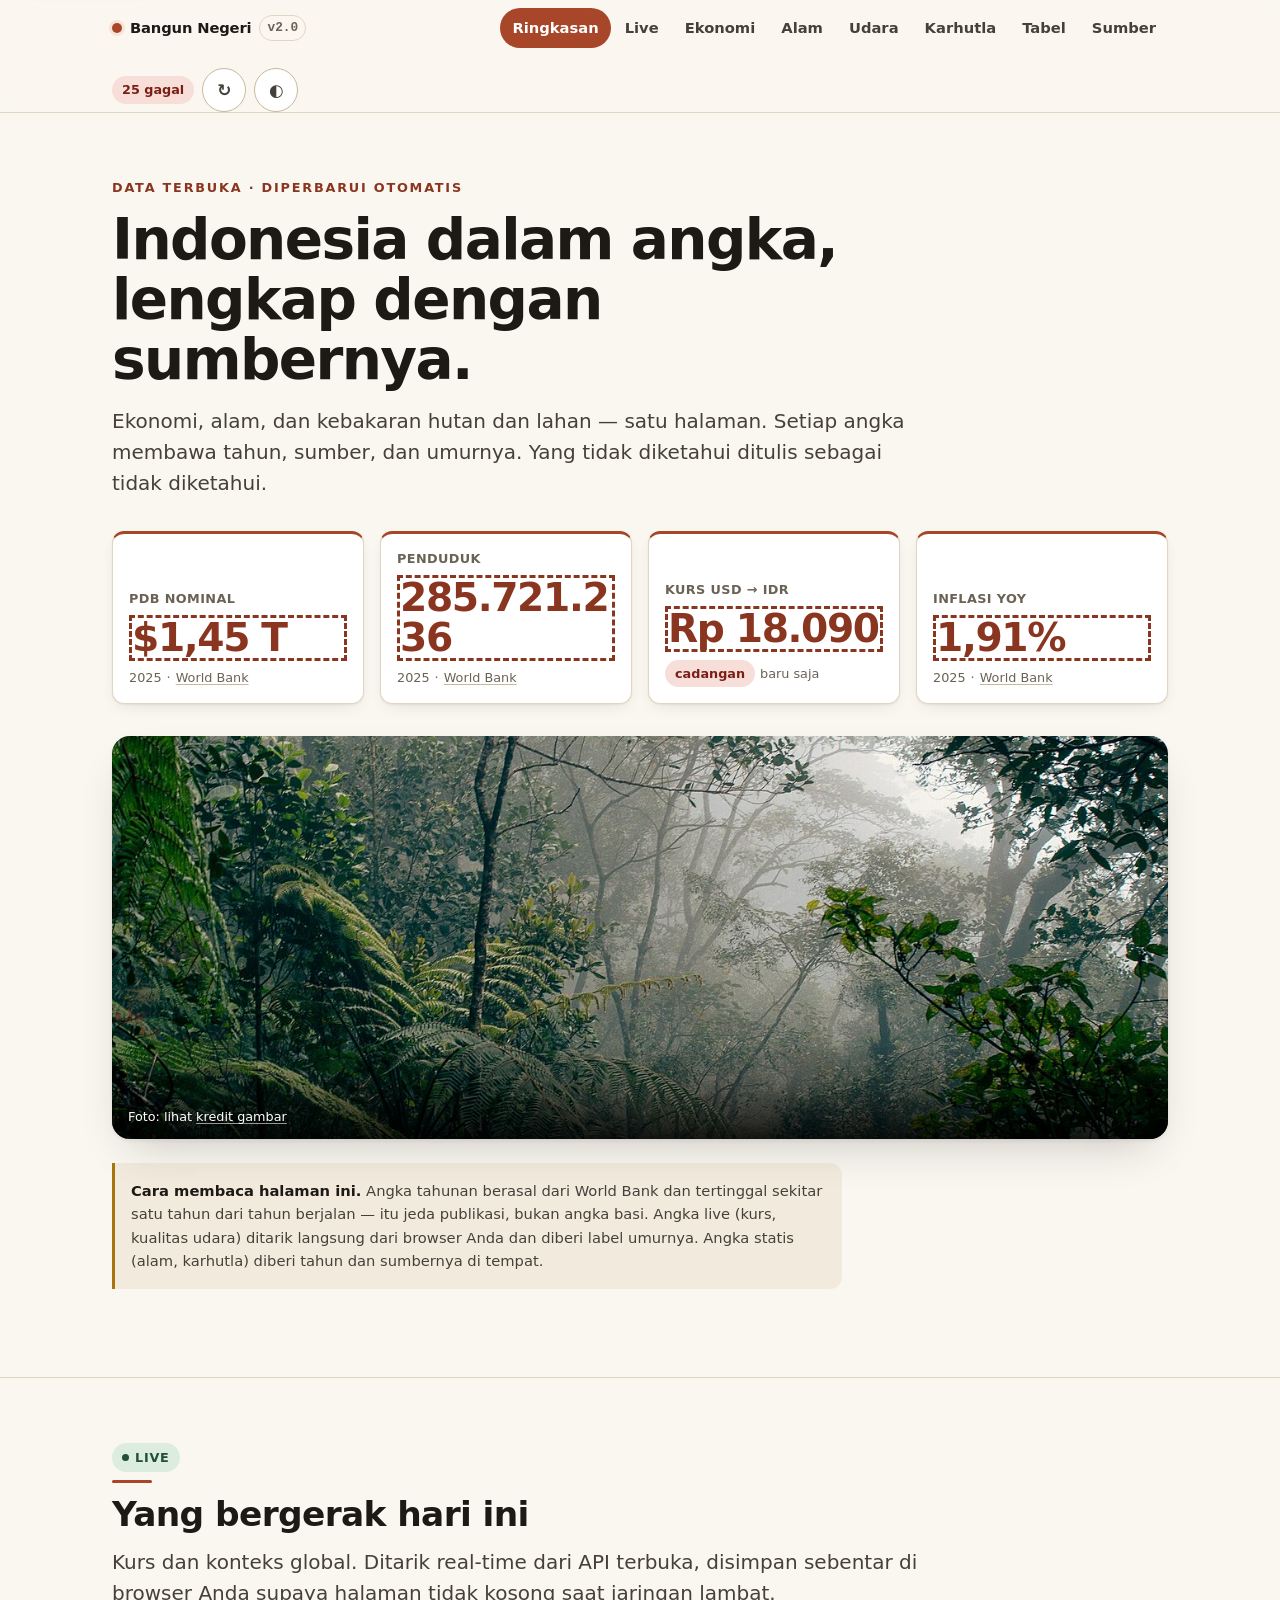
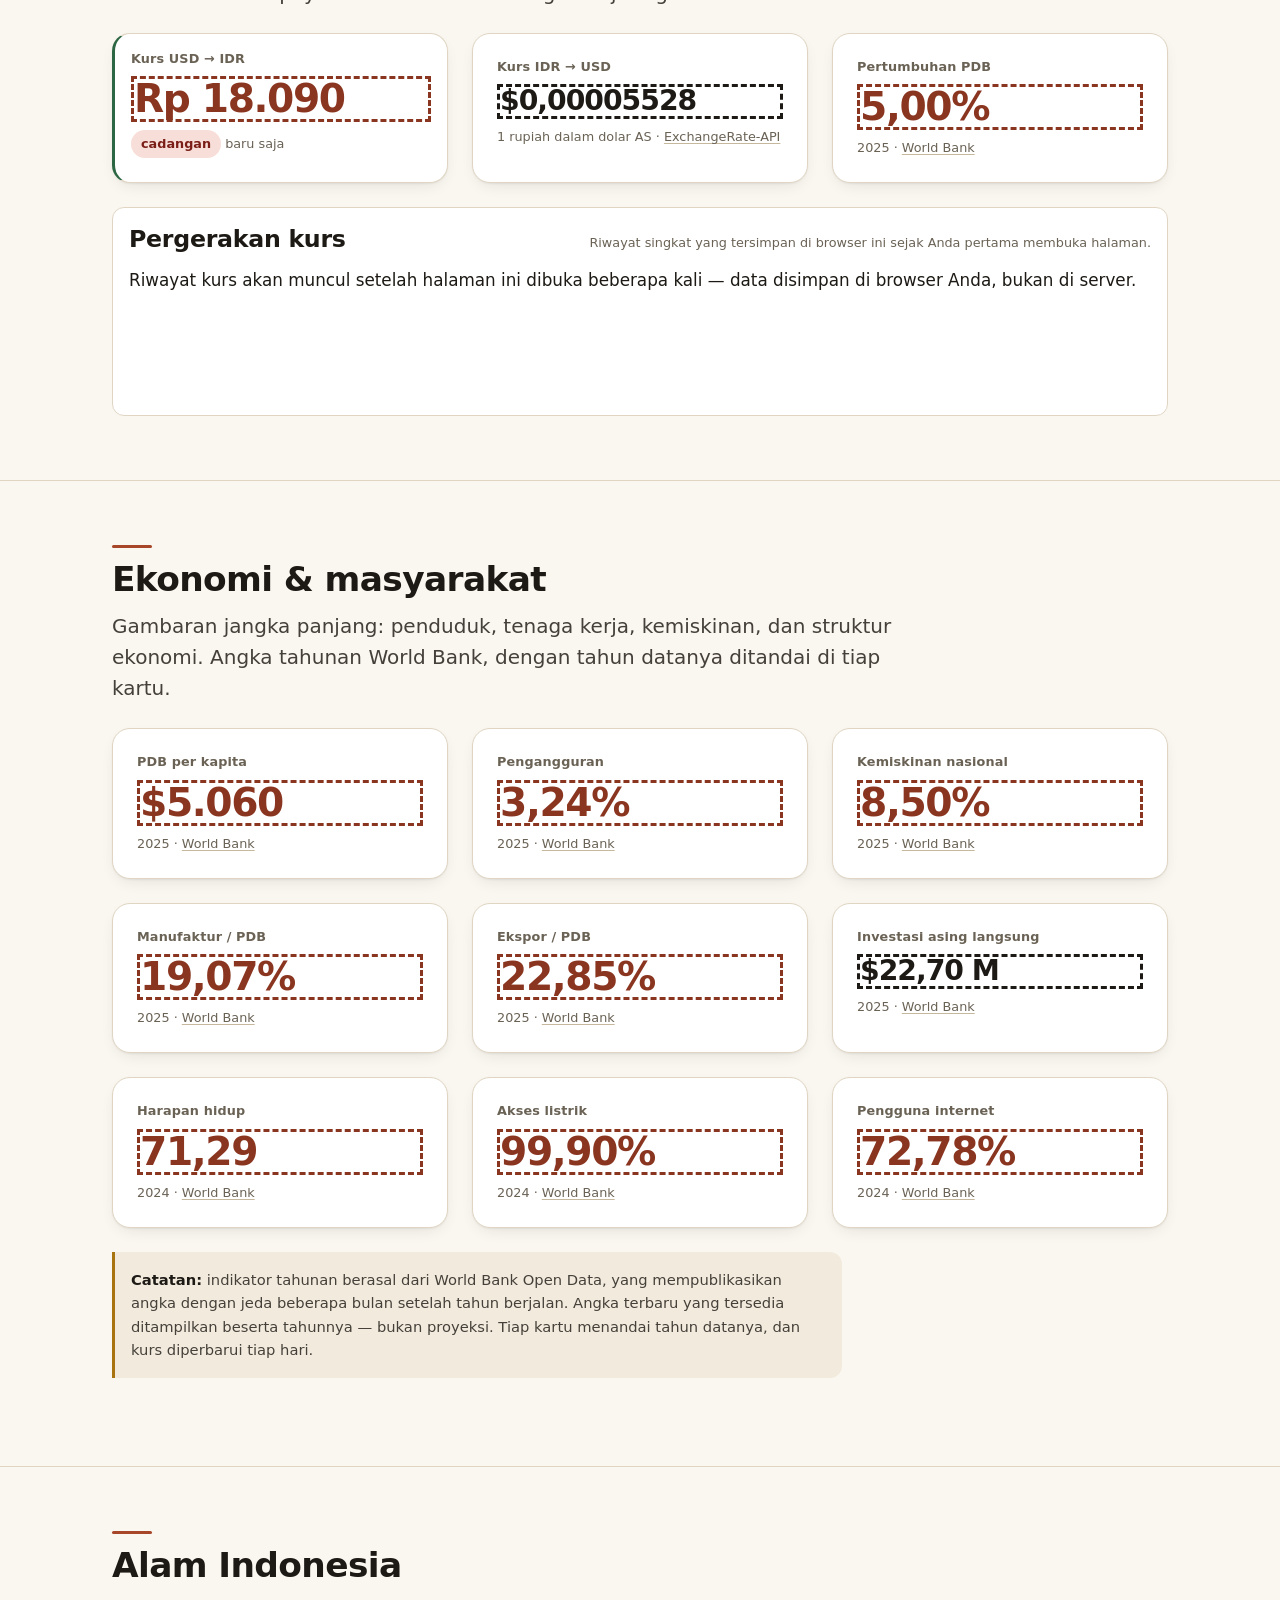
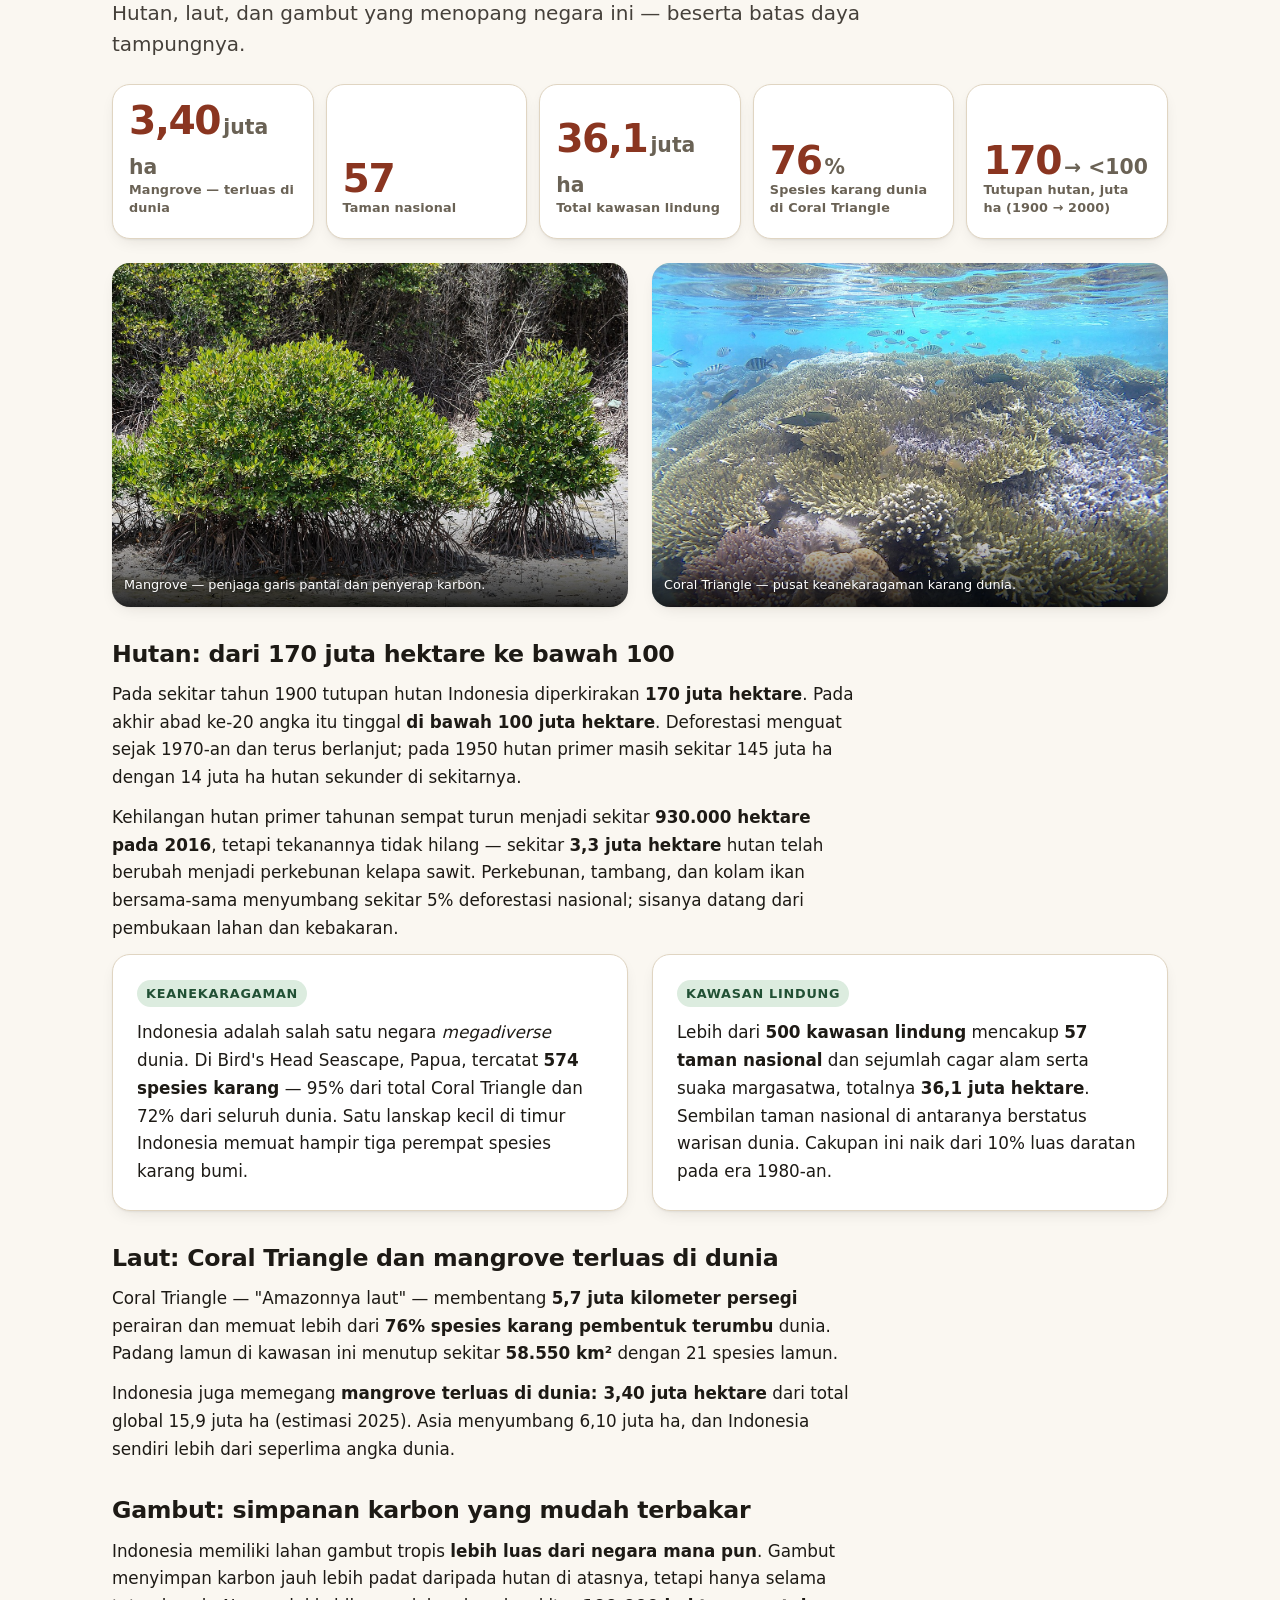
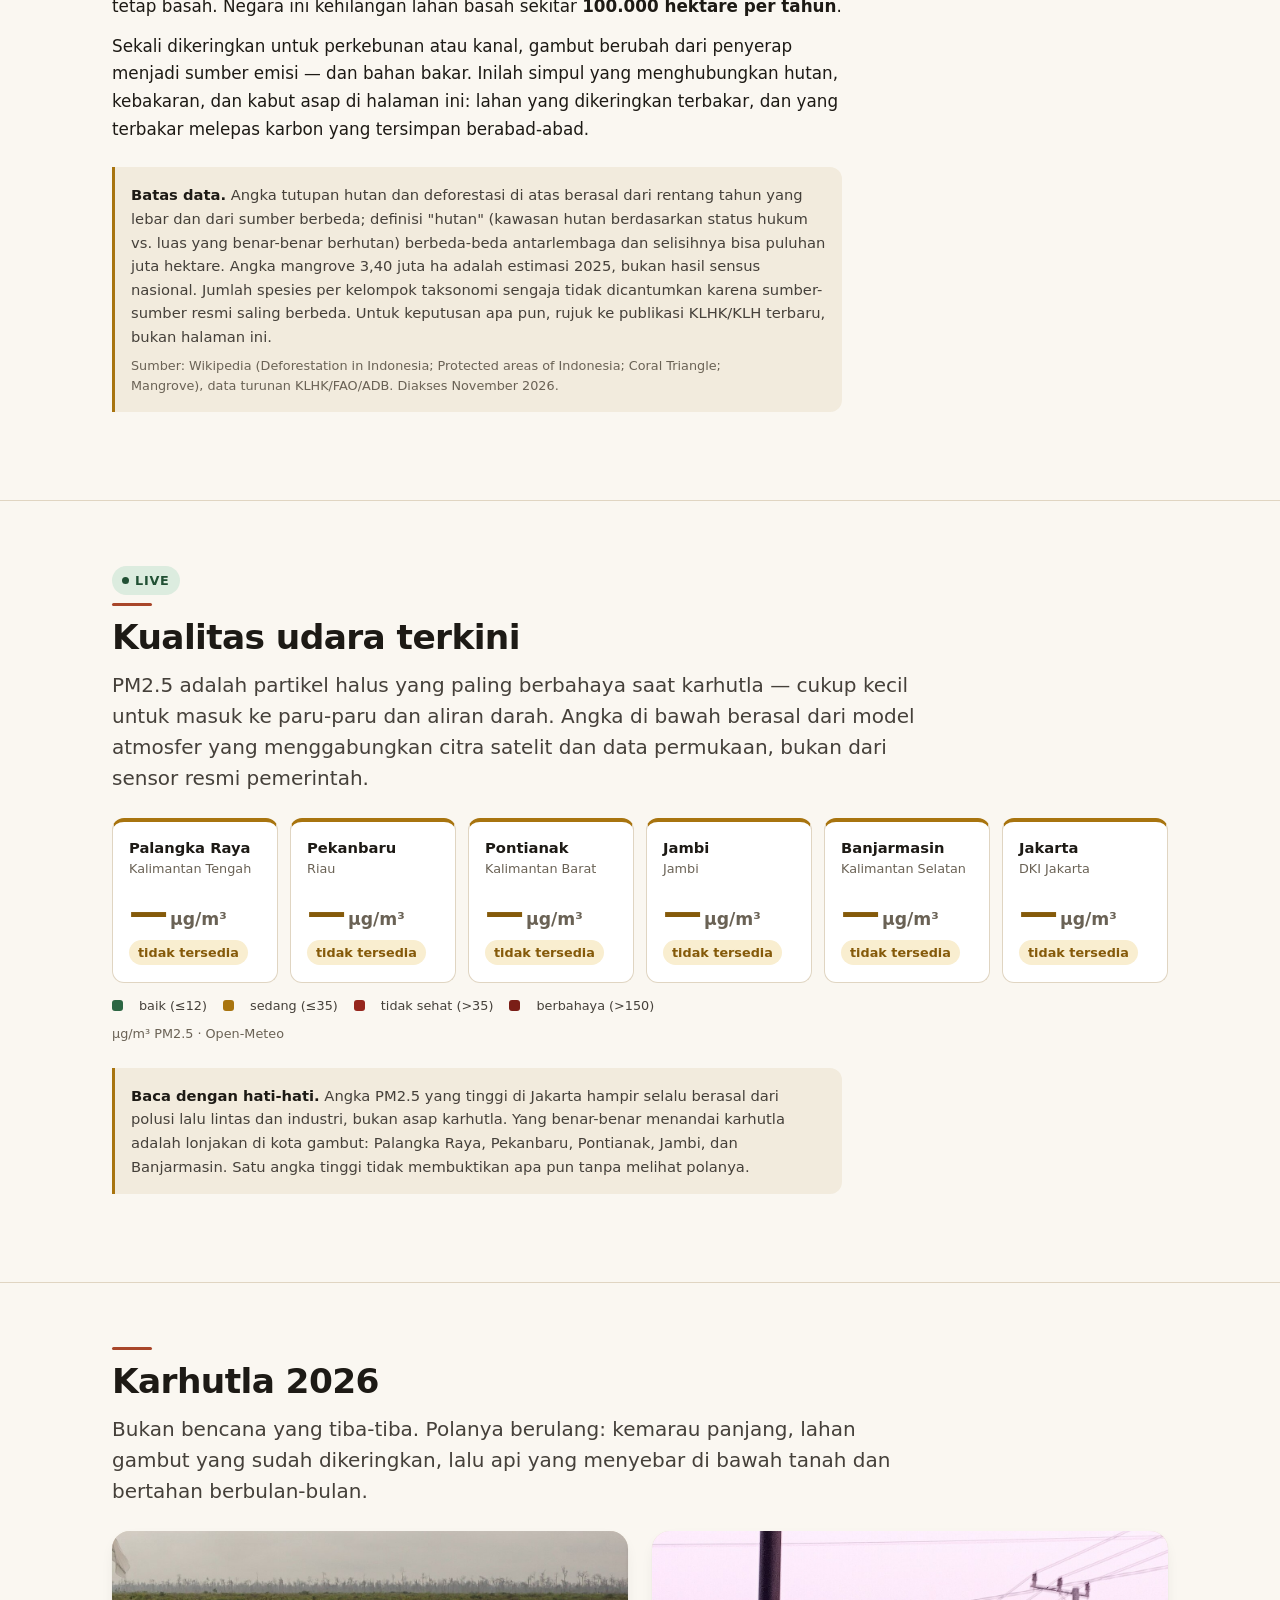
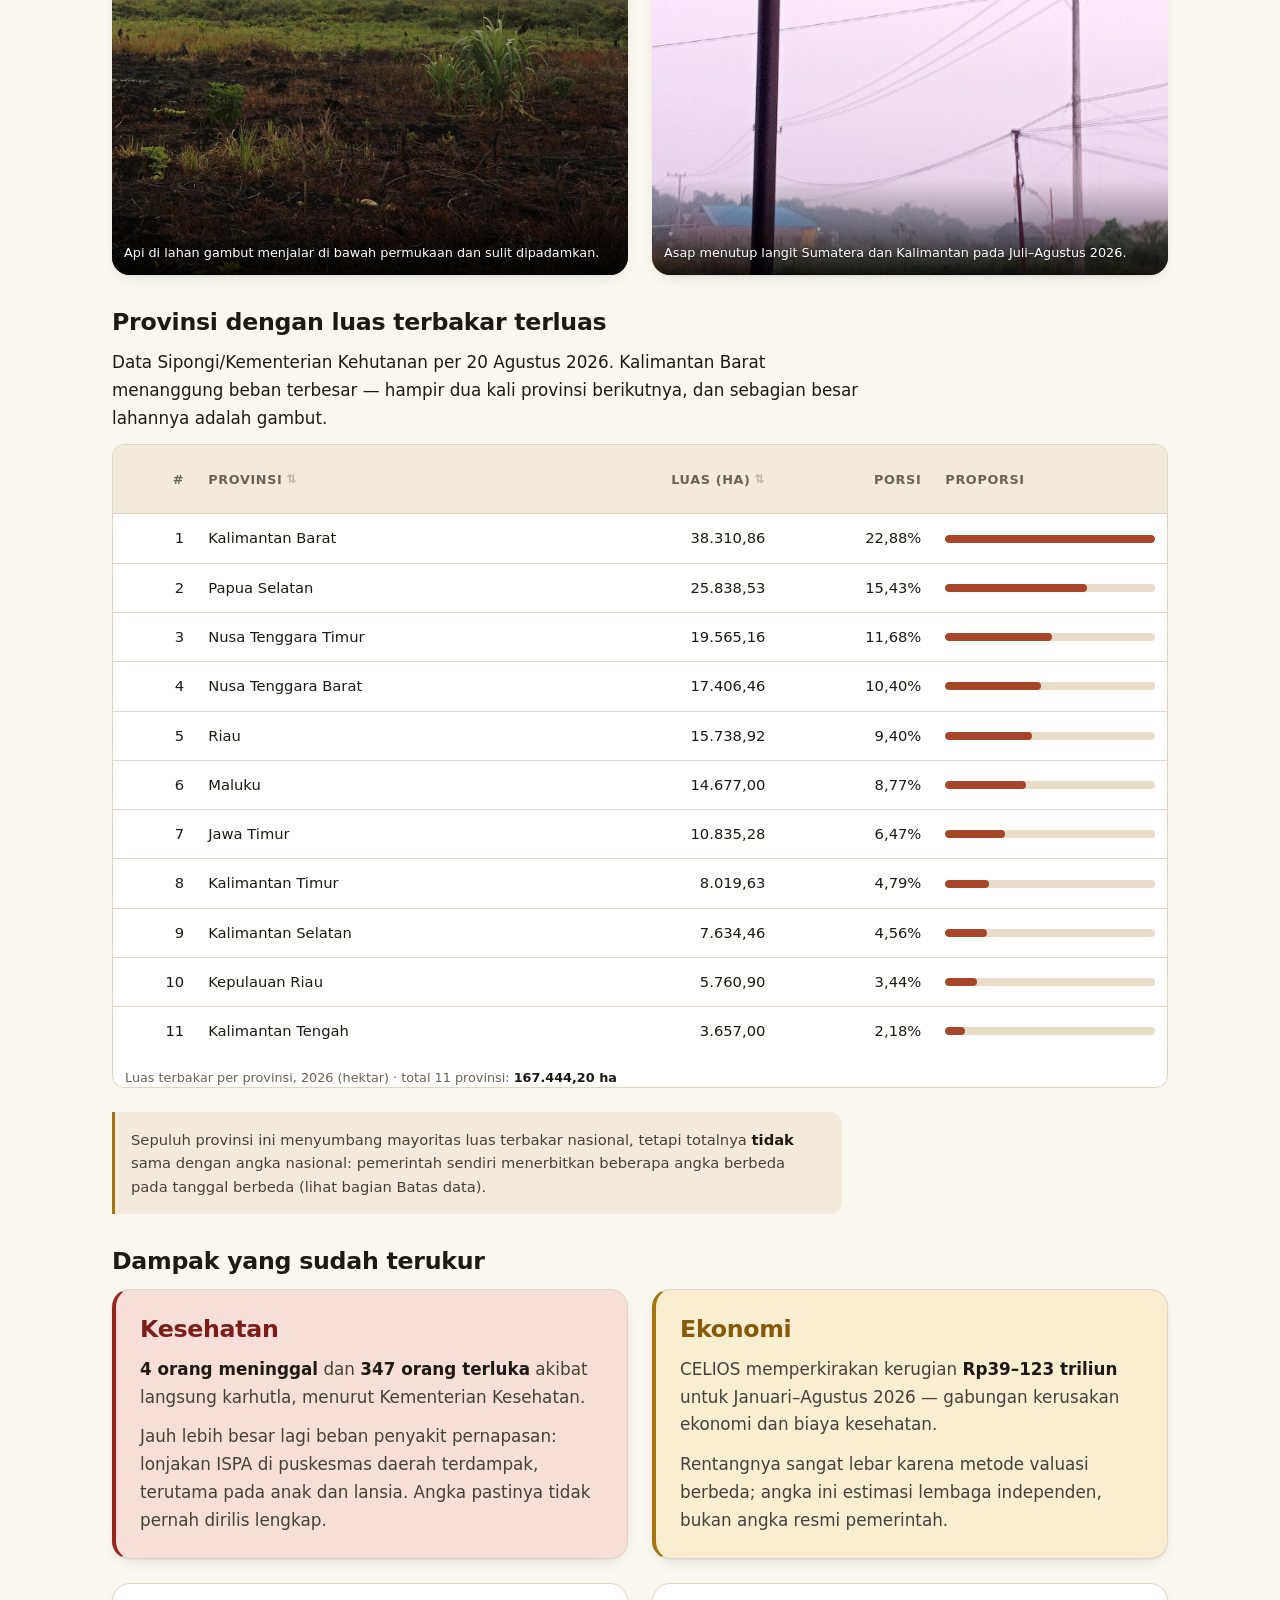
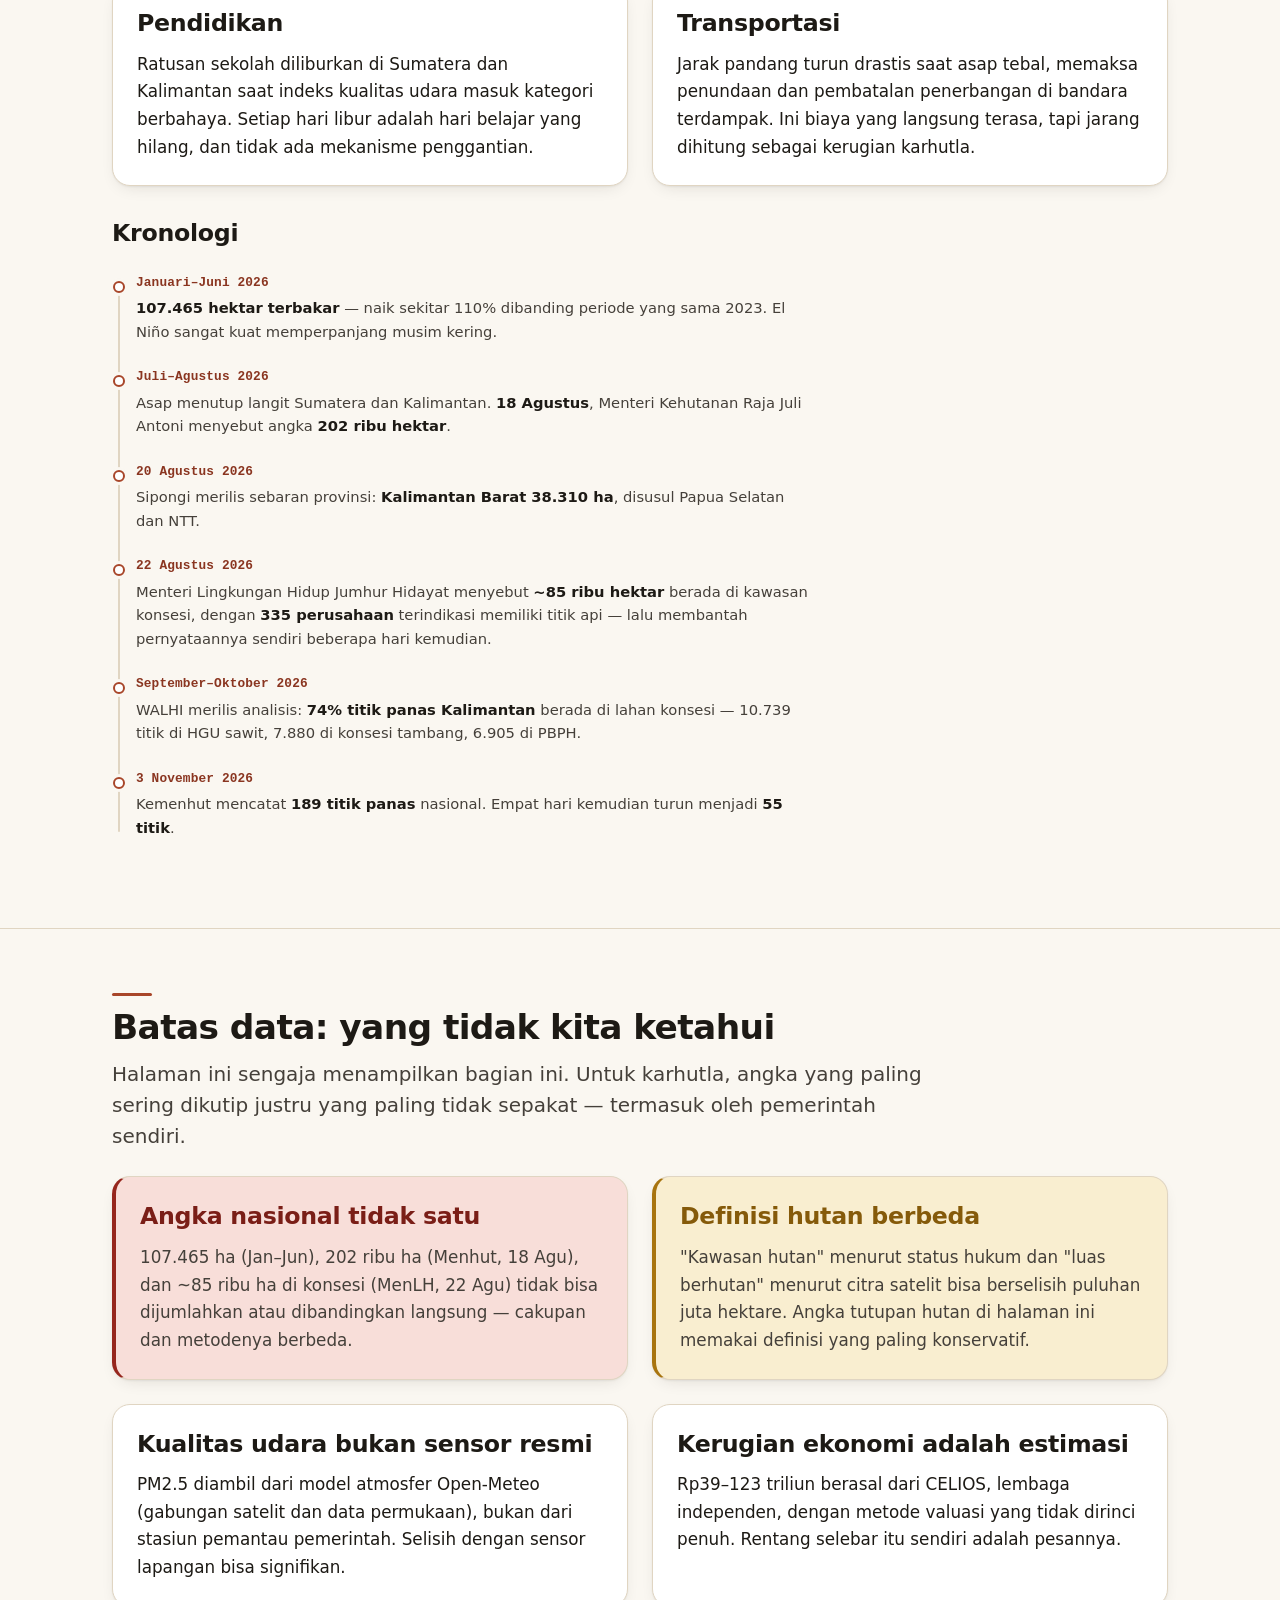
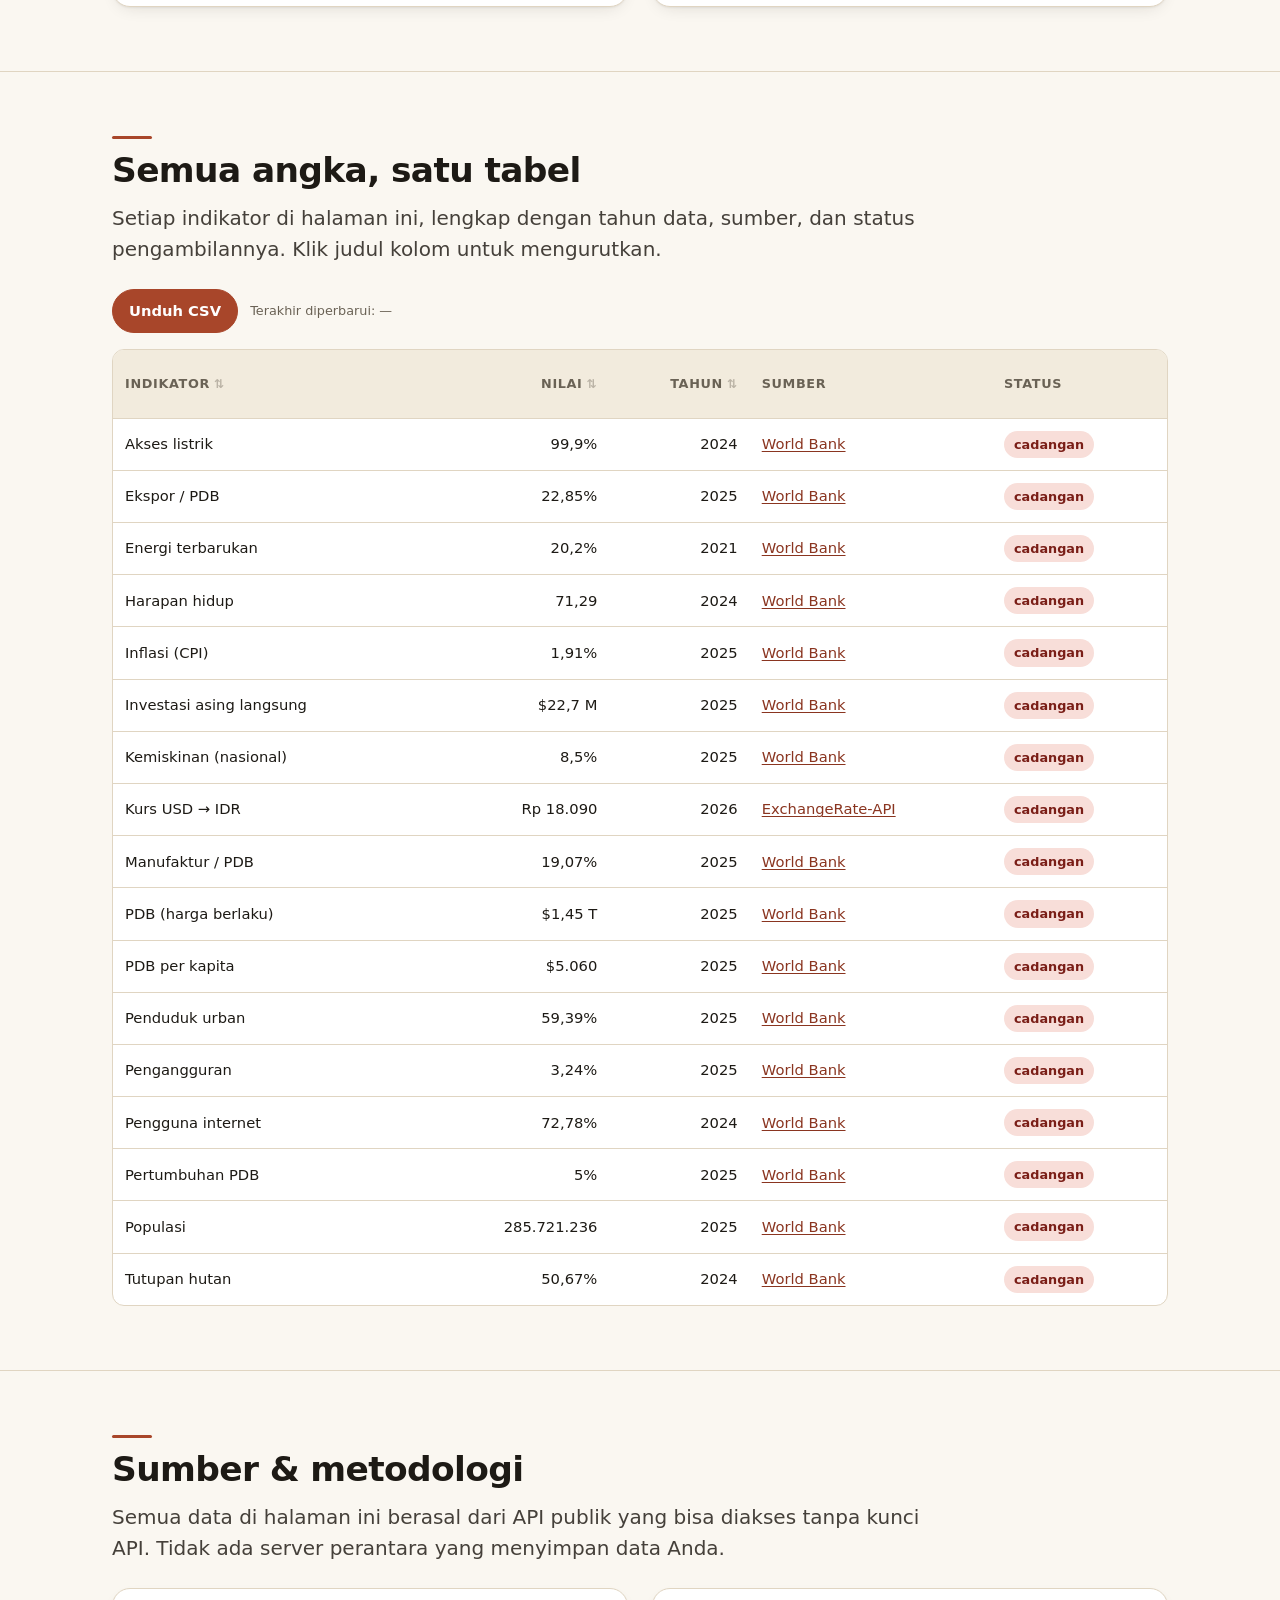
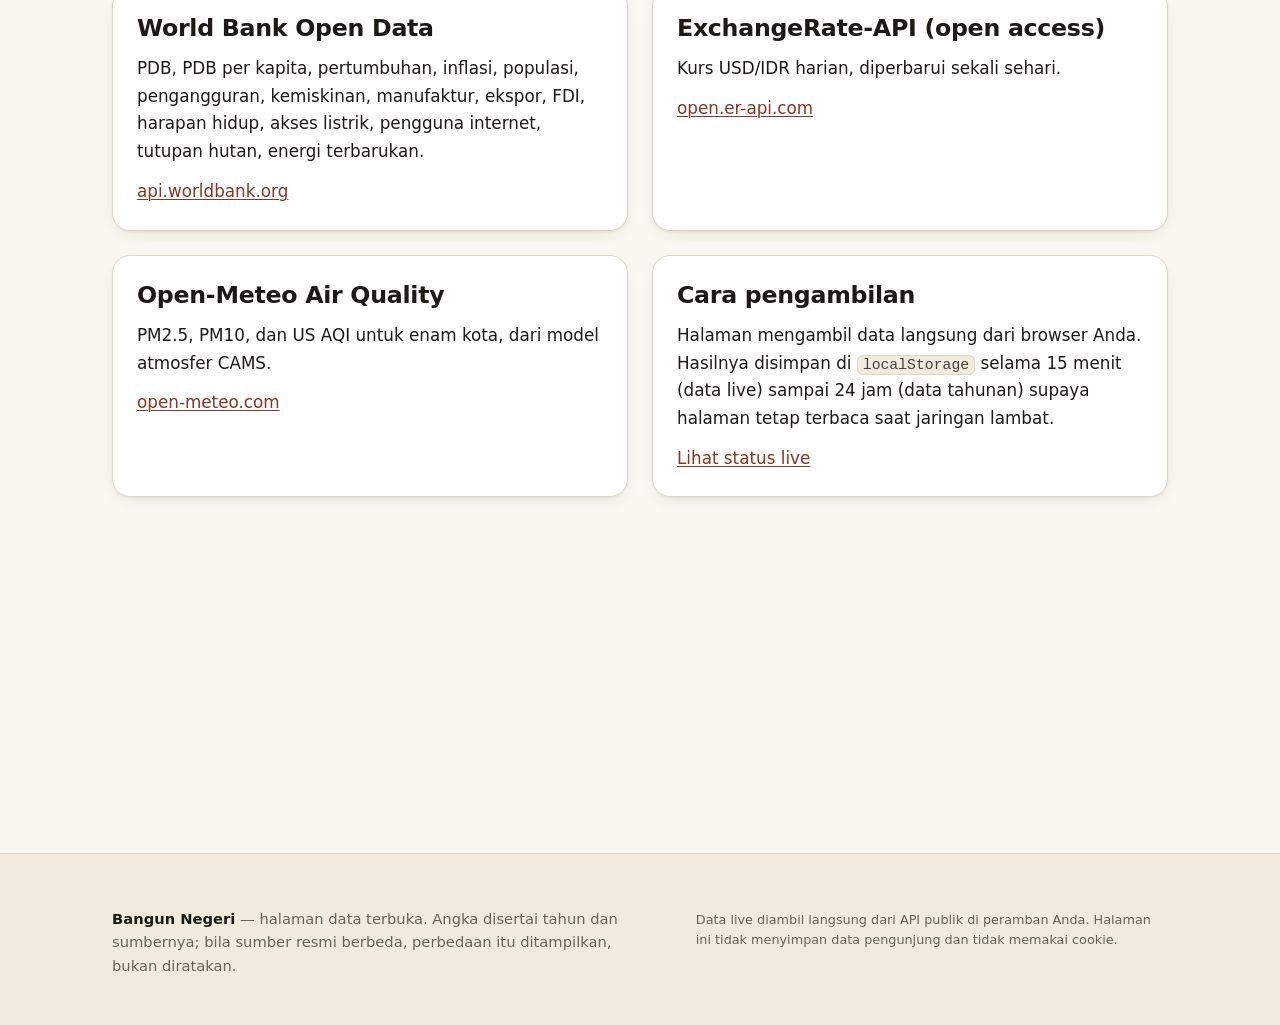
<file: v2/index.html>
<!DOCTYPE html>
<html lang="id">
<head>
<meta charset="utf-8">
<meta name="viewport" content="width=device-width, initial-scale=1">
<title>Bangun Negeri — Data Indonesia, satu halaman</title>
<meta name="description" content="Ekonomi, alam, dan kebakaran hutan Indonesia dalam satu halaman: angka terbaru, sumbernya, dan batas datanya.">
<meta name="theme-color" content="#faf6ef" media="(prefers-color-scheme: light)">
<meta name="theme-color" content="#1a1714" media="(prefers-color-scheme: dark)">
<meta property="og:title" content="Bangun Negeri — Data Indonesia">
<meta property="og:description" content="Ekonomi, alam, dan karhutla Indonesia: angka terbaru, sumber, dan batas datanya.">
<meta property="og:type" content="website">
<link rel="stylesheet" href="theme.css">
</head>
<body>
<a class="skip" href="#main">Lompat ke isi</a>

<header class="site">
  <div class="wrap">
    <a class="brand" href="#intro">Bangun Negeri <span class="ver">v2.0</span></a>
    <nav class="tabs" aria-label="Bagian halaman">
      <a href="#intro">Ringkasan</a>
      <a href="#live">Live</a>
      <a href="#struktur">Ekonomi</a>
      <a href="#alam">Alam</a>
      <a href="#udara">Udara</a>
      <a href="#karhutla">Karhutla</a>
      <a href="#tabel">Tabel</a>
      <a href="#sumber">Sumber</a>
    </nav>
    <div class="tools">
      <span class="chip" id="globalStatus" role="status" aria-live="polite">memuat</span>
      <button class="btn btn-icon" id="refreshBtn" type="button" aria-label="Muat ulang data">
        <span aria-hidden="true">↻</span>
      </button>
      <button class="btn btn-icon theme-toggle" id="themeToggle" type="button" aria-pressed="false" aria-label="Mode gelap">
        <span aria-hidden="true">◐</span><span class="theme-label">Gelap</span>
      </button>
    </div>
  </div>
</header>

<main id="main">

<section id="intro" class="sec hero">
  <div class="wrap">
    <p class="eyebrow">Data terbuka · diperbarui otomatis</p>
    <h1>Indonesia dalam angka,<br>lengkap dengan sumbernya.</h1>
    <p class="sub">Ekonomi, alam, dan kebakaran hutan dan lahan — satu halaman. Setiap angka membawa tahun, sumber, dan umurnya. Yang tidak diketahui ditulis sebagai tidak diketahui.</p>

    <div class="kpi-band reveal">
      <div class="kpi">
        <span class="kpi-label">PDB nominal</span>
        <span class="kpi-num" data-rec="gdp" data-count="gdp" data-fmt="usd">—</span>
        <span class="kpi-meta"><span data-year="gdp">—</span> · <a data-src="gdp" href="#sumber">World Bank</a></span>
      </div>
      <div class="kpi">
        <span class="kpi-label">Penduduk</span>
        <span class="kpi-num" data-rec="population" data-count="population" data-fmt="int">—</span>
        <span class="kpi-meta"><span data-year="population">—</span> · <a data-src="population" href="#sumber">World Bank</a></span>
      </div>
      <div class="kpi">
        <span class="kpi-label">Kurs USD → IDR</span>
        <span class="kpi-num" data-rec="fx_usdidr" data-fmt="rp">—</span>
        <span class="kpi-meta"><span data-flag="fx_usdidr" class="chip">live</span> <span data-age="fx_usdidr"></span></span>
      </div>
      <div class="kpi">
        <span class="kpi-label">Inflasi YoY</span>
        <span class="kpi-num" data-rec="inflation" data-fmt="pct">—</span>
        <span class="kpi-meta"><span data-year="inflation">—</span> · <a data-src="inflation" href="#sumber">World Bank</a></span>
      </div>
    </div>

    <figure class="hero-media reveal">
      <img src="assets/hero.jpg" alt="Hutan tropis Indonesia" width="1600" height="900" loading="eager" decoding="async">
      <figcaption class="credit">Foto: lihat <a href="#sumber">kredit gambar</a></figcaption>
    </figure>

    <div class="caveat reveal">
      <strong>Cara membaca halaman ini.</strong> Angka tahunan berasal dari World Bank dan tertinggal
      sekitar satu tahun dari tahun berjalan — itu jeda publikasi, bukan angka basi. Angka live
      (kurs, kualitas udara) ditarik langsung dari browser Anda dan diberi label umurnya. Angka
      statis (alam, karhutla) diberi tahun dan sumbernya di tempat.
    </div>
  </div>
</section>

<section id="live" class="sec">
  <div class="wrap">
    <div class="sec-head reveal">
      <span class="live-badge"><span class="pulse" aria-hidden="true"></span>Live</span>
      <h2 class="sec">Yang bergerak hari ini</h2>
      <p class="sub">Kurs dan konteks global. Ditarik real-time dari API terbuka, disimpan sebentar di browser Anda supaya halaman tidak kosong saat jaringan lambat.</p>
    </div>

    <div class="grid3">
      <article class="panel live-badge reveal">
        <div class="stat-label">Kurs USD → IDR</div>
        <div class="stat-num" data-rec="fx_usdidr" data-fmt="rp">—</div>
        <div class="src-note"><span class="chip" data-flag="fx_usdidr">live</span> <span data-age="fx_usdidr"></span></div>
      </article>
      <article class="panel reveal">
        <div class="stat-label">Kurs IDR → USD</div>
        <div class="stat-num sub" data-rec="fx_idrusd">—</div>
        <div class="src-note">1 rupiah dalam dolar AS · <a data-src="fx_idrusd" href="#sumber">ExchangeRate-API</a></div>
      </article>
      <article class="panel reveal">
        <div class="stat-label">Pertumbuhan PDB</div>
        <div class="stat-num" data-rec="gdp_growth" data-fmt="pct">—</div>
        <div class="src-note"><span data-year="gdp_growth">—</span> · <a data-src="gdp_growth" href="#sumber">World Bank</a></div>
      </article>
    </div>

    <div class="chart-wrap reveal">
      <div class="chart-head">
        <h3>Pergerakan kurs</h3>
        <p class="src-note">Riwayat singkat yang tersimpan di browser ini sejak Anda pertama membuka halaman.</p>
      </div>
      <div class="chart" id="fxChart" role="img" aria-label="Grafik pergerakan kurs USD ke IDR">
        <div class="skeleton" style="height:120px"></div>
      </div>
      <div class="legend" id="fxLegend"></div>
    </div>
  </div>
</section>

<section id="struktur" class="sec">
  <div class="wrap">
    <div class="sec-head reveal">
      <h2 class="sec">Ekonomi &amp; masyarakat</h2>
      <p class="sub">Gambaran jangka panjang: penduduk, tenaga kerja, kemiskinan, dan struktur ekonomi. Angka tahunan World Bank, dengan tahun datanya ditandai di tiap kartu.</p>
    </div>

    <div class="grid3" id="structGrid">
      <article class="panel reveal">
        <div class="stat-label">PDB per kapita</div>
        <div class="stat-num" data-rec="gdp_pc" data-fmt="usd">—</div>
        <div class="src-note"><span data-year="gdp_pc">—</span> · <a data-src="gdp_pc" href="#sumber">World Bank</a></div>
      </article>
      <article class="panel reveal">
        <div class="stat-label">Pengangguran</div>
        <div class="stat-num" data-rec="unemployment" data-fmt="pct">—</div>
        <div class="src-note"><span data-year="unemployment">—</span> · <a data-src="unemployment" href="#sumber">World Bank</a></div>
      </article>
      <article class="panel reveal">
        <div class="stat-label">Kemiskinan nasional</div>
        <div class="stat-num" data-rec="poverty" data-fmt="pct">—</div>
        <div class="src-note"><span data-year="poverty">—</span> · <a data-src="poverty" href="#sumber">World Bank</a></div>
      </article>
      <article class="panel reveal">
        <div class="stat-label">Manufaktur / PDB</div>
        <div class="stat-num" data-rec="manufacturing" data-fmt="pct">—</div>
        <div class="src-note"><span data-year="manufacturing">—</span> · <a data-src="manufacturing" href="#sumber">World Bank</a></div>
      </article>
      <article class="panel reveal">
        <div class="stat-label">Ekspor / PDB</div>
        <div class="stat-num" data-rec="exports" data-fmt="pct">—</div>
        <div class="src-note"><span data-year="exports">—</span> · <a data-src="exports" href="#sumber">World Bank</a></div>
      </article>
      <article class="panel reveal">
        <div class="stat-label">Investasi asing langsung</div>
        <div class="stat-num sub" data-rec="fdi" data-fmt="usd">—</div>
        <div class="src-note"><span data-year="fdi">—</span> · <a data-src="fdi" href="#sumber">World Bank</a></div>
      </article>
      <article class="panel reveal">
        <div class="stat-label">Harapan hidup</div>
        <div class="stat-num" data-rec="life_exp">—</div>
        <div class="src-note"><span data-year="life_exp">—</span> · <a data-src="life_exp" href="#sumber">World Bank</a></div>
      </article>
      <article class="panel reveal">
        <div class="stat-label">Akses listrik</div>
        <div class="stat-num" data-rec="electricity" data-fmt="pct">—</div>
        <div class="src-note"><span data-year="electricity">—</span> · <a data-src="electricity" href="#sumber">World Bank</a></div>
      </article>
      <article class="panel reveal">
        <div class="stat-label">Pengguna internet</div>
        <div class="stat-num" data-rec="internet" data-fmt="pct">—</div>
        <div class="src-note"><span data-year="internet">—</span> · <a data-src="internet" href="#sumber">World Bank</a></div>
      </article>
    </div>

    <div class="caveat reveal">
      <strong>Catatan:</strong> indikator tahunan berasal dari World Bank Open Data, yang
      mempublikasikan angka dengan jeda beberapa bulan setelah tahun berjalan. Angka terbaru
      yang tersedia ditampilkan beserta tahunnya — bukan proyeksi. Tiap kartu menandai tahun
      datanya, dan kurs diperbarui tiap hari.
    </div>
  </div>
</section>

<section id="alam" class="sec">
  <div class="wrap">
    <div class="sec-head reveal">
      <h2 class="sec">Alam Indonesia</h2>
      <p class="sub">Hutan, laut, dan gambut yang menopang negara ini — beserta batas daya tampungnya.</p>
    </div>

    <div class="stat-row reveal">
      <div class="stat">
        <div class="stat-num">3,40<span class="stat-unit">juta ha</span></div>
        <div class="stat-label">Mangrove — terluas di dunia</div>
      </div>
      <div class="stat">
        <div class="stat-num">57</div>
        <div class="stat-label">Taman nasional</div>
      </div>
      <div class="stat">
        <div class="stat-num">36,1<span class="stat-unit">juta ha</span></div>
        <div class="stat-label">Total kawasan lindung</div>
      </div>
      <div class="stat">
        <div class="stat-num">76<span class="stat-unit">%</span></div>
        <div class="stat-label">Spesies karang dunia di Coral Triangle</div>
      </div>
      <div class="stat">
        <div class="stat-num">170<span class="stat-unit">→ &lt;100</span></div>
        <div class="stat-label">Tutupan hutan, juta ha (1900 → 2000)</div>
      </div>
    </div>

    <div class="grid2">
      <figure class="card-media reveal">
        <img src="assets/mangrove.jpg" alt="Hutan mangrove di Indonesia" width="1200" height="800" loading="lazy" decoding="async">
        <figcaption>Mangrove — penjaga garis pantai dan penyerap karbon.</figcaption>
      </figure>
      <figure class="card-media reveal">
        <img src="assets/reef.jpg" alt="Terumbu karang di Coral Triangle" width="1200" height="800" loading="lazy" decoding="async">
        <figcaption>Coral Triangle — pusat keanekaragaman karang dunia.</figcaption>
      </figure>
    </div>

    <h3 class="reveal">Hutan: dari 170 juta hektare ke bawah 100</h3>
    <p class="reveal">Pada sekitar tahun 1900 tutupan hutan Indonesia diperkirakan <strong>170 juta hektare</strong>. Pada akhir abad ke-20 angka itu tinggal <strong>di bawah 100 juta hektare</strong>. Deforestasi menguat sejak 1970-an dan terus berlanjut; pada 1950 hutan primer masih sekitar 145 juta ha dengan 14 juta ha hutan sekunder di sekitarnya.</p>
    <p class="reveal">Kehilangan hutan primer tahunan sempat turun menjadi sekitar <strong>930.000 hektare pada 2016</strong>, tetapi tekanannya tidak hilang — sekitar <strong>3,3 juta hektare</strong> hutan telah berubah menjadi perkebunan kelapa sawit. Perkebunan, tambang, dan kolam ikan bersama-sama menyumbang sekitar 5% deforestasi nasional; sisanya datang dari pembukaan lahan dan kebakaran.</p>

    <div class="grid2">
      <div class="panel reveal">
        <span class="alam-tag">Keanekaragaman</span>
        <p>Indonesia adalah salah satu negara <em>megadiverse</em> dunia. Di Bird's Head Seascape, Papua, tercatat <strong>574 spesies karang</strong> — 95% dari total Coral Triangle dan 72% dari seluruh dunia. Satu lanskap kecil di timur Indonesia memuat hampir tiga perempat spesies karang bumi.</p>
      </div>
      <div class="panel reveal">
        <span class="alam-tag">Kawasan lindung</span>
        <p>Lebih dari <strong>500 kawasan lindung</strong> mencakup <strong>57 taman nasional</strong> dan sejumlah cagar alam serta suaka margasatwa, totalnya <strong>36,1 juta hektare</strong>. Sembilan taman nasional di antaranya berstatus warisan dunia. Cakupan ini naik dari 10% luas daratan pada era 1980-an.</p>
      </div>
    </div>

    <h3 class="reveal">Laut: Coral Triangle dan mangrove terluas di dunia</h3>
    <p class="reveal">Coral Triangle — "Amazonnya laut" — membentang <strong>5,7 juta kilometer persegi</strong> perairan dan memuat lebih dari <strong>76% spesies karang pembentuk terumbu</strong> dunia. Padang lamun di kawasan ini menutup sekitar <strong>58.550 km²</strong> dengan 21 spesies lamun.</p>
    <p class="reveal">Indonesia juga memegang <strong>mangrove terluas di dunia: 3,40 juta hektare</strong> dari total global 15,9 juta ha (estimasi 2025). Asia menyumbang 6,10 juta ha, dan Indonesia sendiri lebih dari seperlima angka dunia.</p>

    <h3 class="reveal">Gambut: simpanan karbon yang mudah terbakar</h3>
    <p class="reveal">Indonesia memiliki lahan gambut tropis <strong>lebih luas dari negara mana pun</strong>. Gambut menyimpan karbon jauh lebih padat daripada hutan di atasnya, tetapi hanya selama tetap basah. Negara ini kehilangan lahan basah sekitar <strong>100.000 hektare per tahun</strong>.</p>
    <p class="reveal">Sekali dikeringkan untuk perkebunan atau kanal, gambut berubah dari penyerap menjadi sumber emisi — dan bahan bakar. Inilah simpul yang menghubungkan hutan, kebakaran, dan kabut asap di halaman ini: lahan yang dikeringkan terbakar, dan yang terbakar melepas karbon yang tersimpan berabad-abad.</p>

    <div class="caveat reveal" id="alamCaveat">
      <strong>Batas data.</strong> Angka tutupan hutan dan deforestasi di atas berasal dari rentang tahun yang lebar dan dari sumber berbeda; definisi "hutan" (kawasan hutan berdasarkan status hukum vs. luas yang benar-benar berhutan) berbeda-beda antarlembaga dan selisihnya bisa puluhan juta hektare. Angka mangrove 3,40 juta ha adalah estimasi 2025, bukan hasil sensus nasional. Jumlah spesies per kelompok taksonomi sengaja tidak dicantumkan karena sumber-sumber resmi saling berbeda. Untuk keputusan apa pun, rujuk ke publikasi KLHK/KLH terbaru, bukan halaman ini.
      <div class="src-note">Sumber: Wikipedia (Deforestation in Indonesia; Protected areas of Indonesia; Coral Triangle; Mangrove), data turunan KLHK/FAO/ADB. Diakses November 2026.</div>
    </div>
  </div>
</section>

<section id="udara" class="sec">
  <div class="wrap">
    <div class="sec-head reveal">
      <span class="live-badge"><span class="pulse" aria-hidden="true"></span>Live</span>
      <h2 class="sec">Kualitas udara terkini</h2>
      <p class="sub">PM2.5 adalah partikel halus yang paling berbahaya saat karhutla — cukup kecil untuk masuk ke paru-paru dan aliran darah. Angka di bawah berasal dari model atmosfer yang menggabungkan citra satelit dan data permukaan, bukan dari sensor resmi pemerintah.</p>
    </div>

    <div class="aq-grid" id="aqGrid" role="list" aria-live="polite">
      <div class="aq-card lv-mid" id="card-aq_palangka" role="listitem">
        <div class="aq-city">Palangka Raya</div><div class="aq-region">Kalimantan Tengah</div>
        <div class="aq-val">—<span class="aq-unit">µg/m³</span></div><div class="aq-label lv-mid">memuat</div>
      </div>
      <div class="aq-card lv-mid" id="card-aq_pekanbaru" role="listitem">
        <div class="aq-city">Pekanbaru</div><div class="aq-region">Riau</div>
        <div class="aq-val">—<span class="aq-unit">µg/m³</span></div><div class="aq-label lv-mid">memuat</div>
      </div>
      <div class="aq-card lv-mid" id="card-aq_pontianak" role="listitem">
        <div class="aq-city">Pontianak</div><div class="aq-region">Kalimantan Barat</div>
        <div class="aq-val">—<span class="aq-unit">µg/m³</span></div><div class="aq-label lv-mid">memuat</div>
      </div>
      <div class="aq-card lv-mid" id="card-aq_jambi" role="listitem">
        <div class="aq-city">Jambi</div><div class="aq-region">Jambi</div>
        <div class="aq-val">—<span class="aq-unit">µg/m³</span></div><div class="aq-label lv-mid">memuat</div>
      </div>
      <div class="aq-card lv-mid" id="card-aq_banjarmasin" role="listitem">
        <div class="aq-city">Banjarmasin</div><div class="aq-region">Kalimantan Selatan</div>
        <div class="aq-val">—<span class="aq-unit">µg/m³</span></div><div class="aq-label lv-mid">memuat</div>
      </div>
      <div class="aq-card lv-mid" id="card-aq_jakarta" role="listitem">
        <div class="aq-city">Jakarta</div><div class="aq-region">DKI Jakarta</div>
        <div class="aq-val">—<span class="aq-unit">µg/m³</span></div><div class="aq-label lv-mid">memuat</div>
      </div>
    </div>

    <div class="legend reveal">
      <span class="swatch lv-good"></span> baik (≤12)
      <span class="swatch lv-mid"></span> sedang (≤35)
      <span class="swatch lv-bad"></span> tidak sehat (&gt;35)
      <span class="swatch lv-verybad"></span> berbahaya (&gt;150)
      <span class="src-note">µg/m³ PM2.5 · Open-Meteo</span>
    </div>

    <p class="caveat reveal"><strong>Baca dengan hati-hati.</strong> Angka PM2.5 yang tinggi di Jakarta hampir selalu berasal dari polusi lalu lintas dan industri, bukan asap karhutla. Yang benar-benar menandai karhutla adalah lonjakan di kota gambut: Palangka Raya, Pekanbaru, Pontianak, Jambi, dan Banjarmasin. Satu angka tinggi tidak membuktikan apa pun tanpa melihat polanya.</p>
  </div>
</section>

<section id="karhutla" class="sec">
  <div class="wrap">
    <div class="sec-head reveal">
      <h2 class="sec">Karhutla 2026</h2>
      <p class="sub">Bukan bencana yang tiba-tiba. Polanya berulang: kemarau panjang, lahan gambut yang sudah dikeringkan, lalu api yang menyebar di bawah tanah dan bertahan berbulan-bulan.</p>
    </div>

    <div class="grid2">
      <figure class="card-media reveal">
        <img src="assets/fire.jpg" alt="Lahan gambut terbakar" width="1200" height="800" loading="lazy" decoding="async">
        <figcaption>Api di lahan gambut menjalar di bawah permukaan dan sulit dipadamkan.</figcaption>
      </figure>
      <figure class="card-media reveal">
        <img src="assets/haze.jpg" alt="Kabut asap di atas kota" width="1200" height="800" loading="lazy" decoding="async">
        <figcaption>Asap menutup langit Sumatera dan Kalimantan pada Juli–Agustus 2026.</figcaption>
      </figure>
    </div>

    <h3 class="reveal">Provinsi dengan luas terbakar terluas</h3>
    <p class="reveal">Data Sipongi/Kementerian Kehutanan per 20 Agustus 2026. Kalimantan Barat menanggung beban terbesar — hampir dua kali provinsi berikutnya, dan sebagian besar lahannya adalah gambut.</p>

    <div class="table-wrap reveal">
      <table>
        <caption>Luas terbakar per provinsi, 2026 (hektar) · total 11 provinsi: <strong id="provSum">—</strong></caption>
        <thead>
          <tr>
            <th scope="col" class="num">#</th>
            <th scope="col"><button class="th-sort" data-sort-prov="name" type="button">Provinsi</button></th>
            <th scope="col" class="num"><button class="th-sort" data-sort-prov="area" type="button">Luas (ha)</button></th>
            <th scope="col" class="num">Porsi</th>
            <th scope="col" class="bar-cell">Proporsi</th>
          </tr>
        </thead>
        <tbody id="provBody">
          <tr><td colspan="5">Memuat…</td></tr>
        </tbody>
      </table>
    </div>
    <p class="caveat reveal">Sepuluh provinsi ini menyumbang mayoritas luas terbakar nasional, tetapi totalnya <strong>tidak</strong> sama dengan angka nasional: pemerintah sendiri menerbitkan beberapa angka berbeda pada tanggal berbeda (lihat bagian Batas data).</p>

    <h3 class="reveal">Dampak yang sudah terukur</h3>
    <div class="grid2">
      <div class="panel alert reveal">
        <h3>Kesehatan</h3>
        <p><strong>4 orang meninggal</strong> dan <strong>347 orang terluka</strong> akibat langsung karhutla, menurut Kementerian Kesehatan.</p>
        <p>Jauh lebih besar lagi beban penyakit pernapasan: lonjakan ISPA di puskesmas daerah terdampak, terutama pada anak dan lansia. Angka pastinya tidak pernah dirilis lengkap.</p>
      </div>
      <div class="panel warn reveal">
        <h3>Ekonomi</h3>
        <p>CELIOS memperkirakan kerugian <strong>Rp39–123 triliun</strong> untuk Januari–Agustus 2026 — gabungan kerusakan ekonomi dan biaya kesehatan.</p>
        <p>Rentangnya sangat lebar karena metode valuasi berbeda; angka ini estimasi lembaga independen, bukan angka resmi pemerintah.</p>
      </div>
      <div class="panel reveal">
        <h3>Pendidikan</h3>
        <p>Ratusan sekolah diliburkan di Sumatera dan Kalimantan saat indeks kualitas udara masuk kategori berbahaya. Setiap hari libur adalah hari belajar yang hilang, dan tidak ada mekanisme penggantian.</p>
      </div>
      <div class="panel reveal">
        <h3>Transportasi</h3>
        <p>Jarak pandang turun drastis saat asap tebal, memaksa penundaan dan pembatalan penerbangan di bandara terdampak. Ini biaya yang langsung terasa, tapi jarang dihitung sebagai kerugian karhutla.</p>
      </div>
    </div>

    <h3 class="reveal">Kronologi</h3>
    <ul class="tl reveal">
      <li><time>Januari–Juni 2026</time><p><strong>107.465 hektar terbakar</strong> — naik sekitar 110% dibanding periode yang sama 2023. El Niño sangat kuat memperpanjang musim kering.</p></li>
      <li><time>Juli–Agustus 2026</time><p>Asap menutup langit Sumatera dan Kalimantan. <strong>18 Agustus</strong>, Menteri Kehutanan Raja Juli Antoni menyebut angka <strong>202 ribu hektar</strong>.</p></li>
      <li><time>20 Agustus 2026</time><p>Sipongi merilis sebaran provinsi: <strong>Kalimantan Barat 38.310 ha</strong>, disusul Papua Selatan dan NTT.</p></li>
      <li><time>22 Agustus 2026</time><p>Menteri Lingkungan Hidup Jumhur Hidayat menyebut <strong>~85 ribu hektar</strong> berada di kawasan konsesi, dengan <strong>335 perusahaan</strong> terindikasi memiliki titik api — lalu membantah pernyataannya sendiri beberapa hari kemudian.</p></li>
      <li><time>September–Oktober 2026</time><p>WALHI merilis analisis: <strong>74% titik panas Kalimantan</strong> berada di lahan konsesi — 10.739 titik di HGU sawit, 7.880 di konsesi tambang, 6.905 di PBPH.</p></li>
      <li><time>3 November 2026</time><p>Kemenhut mencatat <strong>189 titik panas</strong> nasional. Empat hari kemudian turun menjadi <strong>55 titik</strong>.</p></li>
    </ul>
  </div>
</section>

<section id="batas" class="sec">
  <div class="wrap">
    <div class="sec-head reveal">
      <h2 class="sec">Batas data: yang tidak kita ketahui</h2>
      <p class="sub">Halaman ini sengaja menampilkan bagian ini. Untuk karhutla, angka yang paling sering dikutip justru yang paling tidak sepakat — termasuk oleh pemerintah sendiri.</p>
    </div>
    <div class="grid2">
      <div class="panel alert reveal">
        <h3>Angka nasional tidak satu</h3>
        <p>107.465 ha (Jan–Jun), 202 ribu ha (Menhut, 18 Agu), dan ~85 ribu ha di konsesi (MenLH, 22 Agu) tidak bisa dijumlahkan atau dibandingkan langsung — cakupan dan metodenya berbeda.</p>
      </div>
      <div class="panel warn reveal">
        <h3>Definisi hutan berbeda</h3>
        <p>"Kawasan hutan" menurut status hukum dan "luas berhutan" menurut citra satelit bisa berselisih puluhan juta hektare. Angka tutupan hutan di halaman ini memakai definisi yang paling konservatif.</p>
      </div>
      <div class="panel reveal">
        <h3>Kualitas udara bukan sensor resmi</h3>
        <p>PM2.5 diambil dari model atmosfer Open-Meteo (gabungan satelit dan data permukaan), bukan dari stasiun pemantau pemerintah. Selisih dengan sensor lapangan bisa signifikan.</p>
      </div>
      <div class="panel reveal">
        <h3>Kerugian ekonomi adalah estimasi</h3>
        <p>Rp39–123 triliun berasal dari CELIOS, lembaga independen, dengan metode valuasi yang tidak dirinci penuh. Rentang selebar itu sendiri adalah pesannya.</p>
      </div>
    </div>
  </div>
</section>

<section id="tabel" class="sec">
  <div class="wrap">
    <div class="sec-head reveal">
      <h2 class="sec">Semua angka, satu tabel</h2>
      <p class="sub">Setiap indikator di halaman ini, lengkap dengan tahun data, sumber, dan status pengambilannya. Klik judul kolom untuk mengurutkan.</p>
    </div>

    <div class="toolbar reveal">
      <button class="btn primary" id="csvBtn" type="button">Unduh CSV</button>
      <span class="src-note">Terakhir diperbarui: <span id="lastRefresh">—</span></span>
    </div>

    <div class="table-wrap reveal">
      <table>
        <caption class="sr-only">Ringkasan seluruh indikator</caption>
        <thead>
          <tr>
            <th scope="col"><button class="th-sort" data-sort-table="label" type="button">Indikator</button></th>
            <th scope="col" class="num"><button class="th-sort" data-sort-table="value" type="button">Nilai</button></th>
            <th scope="col" class="num"><button class="th-sort" data-sort-table="year" type="button">Tahun</button></th>
            <th scope="col">Sumber</th>
            <th scope="col">Status</th>
          </tr>
        </thead>
        <tbody id="tableBody">
          <tr><td colspan="5">Memuat data…</td></tr>
        </tbody>
      </table>
    </div>
  </div>
</section>

<section id="sumber" class="sec">
  <div class="wrap">
    <div class="sec-head reveal">
      <h2 class="sec">Sumber &amp; metodologi</h2>
      <p class="sub">Semua data di halaman ini berasal dari API publik yang bisa diakses tanpa kunci API. Tidak ada server perantara yang menyimpan data Anda.</p>
    </div>

    <div class="grid2">
      <div class="panel reveal">
        <h3>World Bank Open Data</h3>
        <p>PDB, PDB per kapita, pertumbuhan, inflasi, populasi, pengangguran, kemiskinan, manufaktur, ekspor, FDI, harapan hidup, akses listrik, pengguna internet, tutupan hutan, energi terbarukan.</p>
        <a href="https://api.worldbank.org/v2/country/IDN?format=json" target="_blank" rel="noopener">api.worldbank.org</a>
      </div>
      <div class="panel reveal">
        <h3>ExchangeRate-API (open access)</h3>
        <p>Kurs USD/IDR harian, diperbarui sekali sehari.</p>
        <a href="https://open.er-api.com/v6/latest/USD" target="_blank" rel="noopener">open.er-api.com</a>
      </div>
      <div class="panel reveal">
        <h3>Open-Meteo Air Quality</h3>
        <p>PM2.5, PM10, dan US AQI untuk enam kota, dari model atmosfer CAMS.</p>
        <a href="https://open-meteo.com/en/docs/air-quality-api" target="_blank" rel="noopener">open-meteo.com</a>
      </div>
      <div class="panel reveal">
        <h3>Cara pengambilan</h3>
        <p>Halaman mengambil data langsung dari browser Anda. Hasilnya disimpan di <code>localStorage</code> selama 15 menit (data live) sampai 24 jam (data tahunan) supaya halaman tetap terbaca saat jaringan lambat.</p>
        <a href="#live">Lihat status live</a>
      </div>
      <div class="panel reveal" id="credits">
        <h3>Kredit gambar</h3>
        <p class="src-note" id="creditList">Memuat kredit…</p>
      </div>
      <div class="panel reveal">
        <h3>Batas dan koreksi</h3>
        <p>Angka statis diperiksa terhadap sumbernya dan dicatat di <code>DATA-AUDIT.md</code>. Bila sebuah angka tidak bisa diverifikasi, angka itu dibuang — bukan ditebak. Lihat <a href="#batas">Batas data</a>.</p>
      </div>
    </div>
  </div>
</section>

</main>

<footer class="site">
  <div class="wrap">
    <p><strong>Bangun Negeri</strong> — halaman data terbuka. Angka disertai tahun dan sumbernya; bila sumber resmi berbeda, perbedaan itu ditampilkan, bukan diratakan.</p>
    <p class="src-note">Data live diambil langsung dari API publik di peramban Anda. Halaman ini tidak menyimpan data pengunjung dan tidak memakai cookie.</p>
  </div>
</footer>

<script src="data.js"></script>
<script src="app.js"></script>
<script src="chart.js"></script>
</body>
</html>
</file>
<file: theme.css>
/* ============================================================
   bangun-negeri — theme.css
   Single design system for the Indonesia data site.
   Re-theme by editing the tokens in :root only.
   ============================================================ */

/* ---------- 1. Tokens ---------- */
:root {
  /* paper & ink */
  --paper:        #faf6ef;
  --paper-2:      #f3ece0;
  --paper-3:      #ebe2d2;
  --ink:          #23201b;
  --ink-2:        #4a443b;
  --ink-3:        #6b6355;   /* muted, AA on --paper */
  --line:         #ddd2be;
  --line-2:       #c9bda5;

  /* accents */
  --terra:        #a8462a;
  --terra-soft:   #f3e0d7;
  --amber:        #b07a12;
  --amber-soft:   #f8ecd2;
  --green:        #2f6b46;
  --green-soft:   #dfece2;
  --red:          #98281f;
  --red-soft:     #f7dedb;

  /* spacing scale */
  --s1: 4px;  --s2: 8px;  --s3: 12px; --s4: 16px;
  --s5: 24px; --s6: 32px; --s7: 48px; --s8: 64px; --s9: 96px;

  /* radii */
  --r1: 4px; --r2: 8px; --r3: 14px; --r4: 22px; --rfull: 999px;

  /* type scale (fluid) */
  --t-xs:   clamp(0.72rem, 0.70rem + 0.10vw, 0.78rem);
  --t-sm:   clamp(0.83rem, 0.80rem + 0.15vw, 0.90rem);
  --t-base: clamp(0.95rem, 0.92rem + 0.18vw, 1.03rem);
  --t-lg:   clamp(1.08rem, 1.02rem + 0.30vw, 1.22rem);
  --t-h3:   clamp(1.22rem, 1.10rem + 0.55vw, 1.45rem);
  --t-h2:   clamp(1.50rem, 1.28rem + 1.05vw, 2.05rem);
  --t-h1:   clamp(1.95rem, 1.45rem + 2.30vw, 3.20rem);
  --t-num:  clamp(1.55rem, 1.25rem + 1.40vw, 2.35rem);

  --shadow: 0 1px 2px rgba(35,32,27,.05), 0 6px 18px -8px rgba(35,32,27,.14);
  --shadow-lg: 0 2px 4px rgba(35,32,27,.06), 0 18px 40px -16px rgba(35,32,27,.20);

  --font: ui-sans-serif, system-ui, -apple-system, "Segoe UI", Roboto,
          "Helvetica Neue", Arial, sans-serif;
  --mono: ui-monospace, SFMono-Regular, "SF Mono", Menlo, Consolas, monospace;

  --wrap: 1080px;
  --nav-h: 60px;
}

/* ---------- 2. Reset ---------- */
*, *::before, *::after { box-sizing: border-box; }
html { -webkit-text-size-adjust: 100%; scroll-behavior: smooth; }
body {
  margin: 0;
  background: var(--paper);
  color: var(--ink);
  font-family: var(--font);
  font-size: var(--t-base);
  line-height: 1.62;
  font-variant-numeric: tabular-nums;
  -webkit-font-smoothing: antialiased;
}
img, svg, table { max-width: 100%; }
a { color: var(--terra); text-decoration-thickness: 1px; text-underline-offset: 2px; }
a:hover { color: var(--red); }

/* ---------- 3. Layout ---------- */
.wrap {
  width: 100%;
  max-width: var(--wrap);
  margin-inline: auto;
  padding-inline: var(--s4);
}
section {
  padding-block: var(--s7);
  scroll-margin-top: calc(var(--nav-h) + var(--s4));
  border-top: 1px solid var(--line);
}
section:first-of-type { border-top: 0; }

.grid2 {
  display: grid;
  gap: var(--s4);
  grid-template-columns: 1fr;
}
@media (min-width: 720px) {
  .grid2 { grid-template-columns: 1fr 1fr; gap: var(--s5); }
}

/* ---------- 4. Typography ---------- */
h1 {
  font-size: var(--t-h1);
  line-height: 1.12;
  letter-spacing: -0.022em;
  margin: 0 0 var(--s3);
  font-weight: 700;
  text-wrap: balance;
}
h2.sec {
  font-size: var(--t-h2);
  line-height: 1.2;
  letter-spacing: -0.015em;
  margin: 0 0 var(--s3);
  font-weight: 700;
  text-wrap: balance;
}
h2.sec::before {
  content: "";
  display: block;
  width: 44px;
  height: 3px;
  border-radius: var(--rfull);
  background: var(--terra);
  margin-bottom: var(--s3);
}
h3 {
  font-size: var(--t-h3);
  line-height: 1.3;
  margin: var(--s5) 0 var(--s2);
  font-weight: 650;
}
p { margin: 0 0 var(--s3); max-width: 68ch; }
p.sub {
  font-size: var(--t-lg);
  color: var(--ink-2);
  line-height: 1.55;
  max-width: 62ch;
}
.lead { font-size: var(--t-lg); color: var(--ink-2); }

.caveat {
  background: var(--paper-2);
  border-left: 3px solid var(--amber);
  border-radius: 0 var(--r2) var(--r2) 0;
  padding: var(--s3) var(--s4);
  margin: var(--s4) 0;
  font-size: var(--t-sm);
  color: var(--ink-2);
  max-width: 72ch;
}
.caveat strong { color: var(--ink); }

.src-note {
  font-size: var(--t-xs);
  color: var(--ink-3);
  line-height: 1.5;
  margin-top: var(--s2);
}
.src-note a { color: var(--ink-3); text-decoration-color: var(--line-2); }

/* ---------- 5. Header & nav ---------- */
header.site {
  position: sticky;
  top: 0;
  z-index: 50;
  background: color-mix(in srgb, var(--paper) 88%, transparent);
  backdrop-filter: saturate(1.4) blur(10px);
  border-bottom: 1px solid var(--line);
}
header.site .wrap {
  display: flex;
  align-items: center;
  gap: var(--s4);
  min-height: var(--nav-h);
}
.brand {
  font-weight: 700;
  font-size: var(--t-sm);
  letter-spacing: 0.02em;
  color: var(--ink);
  text-decoration: none;
  white-space: nowrap;
  display: inline-flex;
  align-items: center;
  gap: var(--s2);
}
.brand::before {
  content: "";
  width: 9px; height: 9px;
  border-radius: var(--rfull);
  background: var(--terra);
}
nav.tabs {
  display: flex;
  gap: var(--s1);
  overflow-x: auto;
  scrollbar-width: none;
  margin-left: auto;
  padding-block: var(--s2);
}
nav.tabs::-webkit-scrollbar { display: none; }
nav.tabs a {
  display: inline-flex;
  align-items: center;
  min-height: 44px;
  padding: 0 var(--s3);
  border-radius: var(--rfull);
  font-size: var(--t-sm);
  font-weight: 550;
  color: var(--ink-2);
  text-decoration: none;
  white-space: nowrap;
  border: 1px solid transparent;
}
nav.tabs a:hover { background: var(--paper-2); color: var(--ink); }
nav.tabs a.active {
  background: var(--terra);
  border-color: var(--terra);
  color: #fff;
}

/* ---------- 6. Panels ---------- */
.panel {
  background: #fff;
  border: 1px solid var(--line);
  border-radius: var(--r3);
  padding: var(--s4);
  box-shadow: var(--shadow);
}
.panel > :last-child { margin-bottom: 0; }
.panel h3:first-child { margin-top: 0; }
.panel.alert { border-left: 4px solid var(--red); background: var(--red-soft); }
.panel.warn  { border-left: 4px solid var(--amber); background: var(--amber-soft); }
.panel.ok    { border-left: 4px solid var(--green); background: var(--green-soft); }

/* ---------- 7. Stats ---------- */
.stat-row {
  display: grid;
  gap: var(--s3);
  grid-template-columns: repeat(auto-fit, minmax(150px, 1fr));
  margin: var(--s5) 0;
}
.stat {
  background: #fff;
  border: 1px solid var(--line);
  border-radius: var(--r3);
  padding: var(--s4) var(--s4) var(--s3);
  box-shadow: var(--shadow);
}
.stat-num {
  display: block;
  font-size: var(--t-num);
  font-weight: 700;
  line-height: 1.05;
  letter-spacing: -0.03em;
  color: var(--terra);
  font-variant-numeric: tabular-nums;
}
.stat-unit {
  font-size: 0.55em;
  font-weight: 600;
  color: var(--ink-3);
  letter-spacing: 0;
  margin-left: 2px;
}
.stat-label {
  display: block;
  font-size: var(--t-xs);
  color: var(--ink-3);
  line-height: 1.4;
  margin-top: var(--s2);
}

/* ---------- 8. Live data ---------- */
.live-badge {
  display: inline-flex;
  align-items: center;
  gap: var(--s2);
  font-size: var(--t-xs);
  font-weight: 600;
  letter-spacing: 0.04em;
  text-transform: uppercase;
  color: var(--green);
  background: var(--green-soft);
  border-radius: var(--rfull);
  padding: 4px 10px;
}
.pulse {
  width: 7px; height: 7px;
  border-radius: var(--rfull);
  background: var(--green);
  animation: pulse 2s ease-in-out infinite;
}
@keyframes pulse {
  0%, 100% { opacity: 1; transform: scale(1); }
  50%      { opacity: .35; transform: scale(.8); }
}

.aq-grid {
  display: grid;
  gap: var(--s3);
  grid-template-columns: repeat(auto-fit, minmax(140px, 1fr));
  margin-top: var(--s4);
}
.aq-card {
  border: 1px solid var(--line);
  border-radius: var(--r2);
  padding: var(--s3);
  background: var(--paper);
}
.aq-city { font-weight: 650; font-size: var(--t-sm); }
.aq-region { font-size: var(--t-xs); color: var(--ink-3); }
.aq-val {
  font-size: 1.6rem;
  font-weight: 700;
  line-height: 1.1;
  margin-top: var(--s2);
  font-variant-numeric: tabular-nums;
}
.aq-unit { font-size: var(--t-xs); font-weight: 600; color: var(--ink-3); margin-left: 3px; }
.aq-label { font-size: var(--t-xs); font-weight: 600; margin-top: 2px; }

.lv-good    { color: var(--green); }
.lv-mid     { color: var(--amber); }
.lv-bad     { color: var(--red); }
.lv-verybad { color: #6b1410; }
.aq-card.lv-good    { border-left: 4px solid var(--green); }
.aq-card.lv-mid     { border-left: 4px solid var(--amber); }
.aq-card.lv-bad     { border-left: 4px solid var(--red); }
.aq-card.lv-verybad { border-left: 4px solid #6b1410; }

/* ---------- 9. Table ---------- */
.table-wrap {
  overflow-x: auto;
  border: 1px solid var(--line);
  border-radius: var(--r3);
  background: #fff;
  margin: var(--s4) 0;
  box-shadow: var(--shadow);
}
table {
  width: 100%;
  border-collapse: collapse;
  font-size: var(--t-sm);
  min-width: 520px;
}
caption {
  text-align: left;
  padding: var(--s3) var(--s4);
  font-size: var(--t-xs);
  color: var(--ink-3);
  border-bottom: 1px solid var(--line);
}
thead th {
  position: sticky;
  top: 0;
  background: var(--paper-2);
  text-align: left;
  font-size: var(--t-xs);
  font-weight: 650;
  letter-spacing: 0.03em;
  text-transform: uppercase;
  color: var(--ink-2);
  padding: var(--s3) var(--s4);
  border-bottom: 1px solid var(--line-2);
  white-space: nowrap;
}
tbody td {
  padding: var(--s3) var(--s4);
  border-bottom: 1px solid var(--line);
  vertical-align: middle;
}
tbody tr:last-child td { border-bottom: 0; }
tbody tr:hover { background: var(--paper-2); }
td.num, th.num { text-align: right; font-variant-numeric: tabular-nums; }

.bar-cell { width: 40%; min-width: 120px; }
.bar-track {
  height: 8px;
  border-radius: var(--rfull);
  background: var(--paper-3);
  overflow: hidden;
}
.bar-fill {
  height: 100%;
  border-radius: var(--rfull);
  background: linear-gradient(90deg, var(--terra), #c2603c);
}

/* ---------- 10. Timeline ---------- */
ul.tl {
  list-style: none;
  margin: var(--s4) 0;
  padding: 0 0 0 var(--s5);
  border-left: 2px solid var(--line-2);
}
ul.tl li {
  position: relative;
  padding: 0 0 var(--s5) var(--s2);
}
ul.tl li:last-child { padding-bottom: 0; }
ul.tl li::before {
  content: "";
  position: absolute;
  left: calc(-1 * var(--s5) - 6px);
  top: 7px;
  width: 10px; height: 10px;
  border-radius: var(--rfull);
  background: var(--paper);
  border: 2px solid var(--terra);
}
ul.tl time {
  display: block;
  font-size: var(--t-xs);
  font-weight: 650;
  letter-spacing: 0.04em;
  text-transform: uppercase;
  color: var(--terra);
  margin-bottom: 2px;
}

/* ---------- 11. Footer ---------- */
footer.site {
  border-top: 1px solid var(--line);
  background: var(--paper-2);
  padding-block: var(--s6);
  font-size: var(--t-sm);
  color: var(--ink-3);
}
footer.site p { max-width: 72ch; }
footer.site .wrap { display: grid; gap: var(--s3); }

/* ---------- 12. Accessibility ---------- */
:focus-visible {
  outline: 3px solid var(--terra);
  outline-offset: 2px;
  border-radius: var(--r1);
}
a:focus-visible, button:focus-visible { outline-offset: 3px; }
.sr-only {
  position: absolute;
  width: 1px; height: 1px;
  padding: 0; margin: -1px;
  overflow: hidden;
  clip: rect(0 0 0 0);
  white-space: nowrap;
  border: 0;
}

@media (prefers-reduced-motion: reduce) {
  html { scroll-behavior: auto; }
  *, *::before, *::after {
    animation-duration: 0.001ms !important;
    animation-iteration-count: 1 !important;
    transition-duration: 0.001ms !important;
    scroll-behavior: auto !important;
  }
  .pulse { animation: none; opacity: 1; }
}

/* ---------- 13. Print ---------- */
@media print {
  :root { --paper: #fff; --paper-2: #fff; --paper-3: #eee; --ink: #000; --ink-2: #000; --ink-3: #333; }
  header.site, nav.tabs, footer.site, .live-badge { display: none !important; }
  body { font-size: 10.5pt; line-height: 1.45; }
  section { padding-block: 12pt; break-inside: avoid; }
  .panel, .stat, .table-wrap { box-shadow: none; border: 1px solid #999; }
  a { color: #000; }
  a[href^="http"]::after { content: " (" attr(href) ")"; font-size: 8pt; color: #444; }
  .bar-fill { background: #666 !important; -webkit-print-color-adjust: exact; print-color-adjust: exact; }
}

/* Version badge in the brand */
.brand .ver {
  font-size: .62em;
  font-weight: 600;
  letter-spacing: .04em;
  padding: .18em .45em;
  border-radius: var(--r-sm, 4px);
  background: var(--accent-soft, #f3e3d3);
  color: var(--accent-ink, #8a4b23);
  vertical-align: middle;
}
</file>
<file: public/theme.css>
/* ==========================================================================
   bangun-negeri v3, theme.css
   Owner: wiwi. Full UI revamp, Nov 2026. Direction: v3/DESIGN.md.

   Two voices (serif speaks, sans measures), warm paper, one accent (merah bata),
   hairline rules with an equator tick, no shadows on panels, MOTION 1.

   No webfonts. No CDN. No CSS nesting. No color-mix without a plain fallback.
   Every class in the v3 contract is styled here; app.js sets some at runtime
   (.ok .warn .err .is-stale .is-fallback .is-busy .in .empty .lv-*).

   --------------------------------------------------------------------------
   MEASURED CONTRAST (WCAG 2.x formula, computed, not eyeballed)

   LIGHT  (paper #FAF8F3 / paper-2 #F2EEE4 / paper-3 #E8E2D4 / card #FFFFFF)
     ink      #1A1917 on paper      16.55   AA normal PASS
     ink-2    #4A463E on paper       8.85   AA normal PASS
     ink-3    #5F5A50 on paper       6.46   AA normal PASS
     ink-3    #5F5A50 on paper-2     5.91   AA normal PASS
     ink-3    #5F5A50 on paper-3     5.31   AA normal PASS
     ink-3    #5F5A50 on card        6.85   AA normal PASS
     accent   #A31C22 on paper       7.20   AA normal PASS
     accent   #A31C22 on paper-2     6.60   AA normal PASS
     accent   #A31C22 on paper-3     5.92   AA normal PASS
     white    #FFFFFF on accent      7.65   AA normal PASS
     ok       #1E5C3B on #E4F0E7     6.76   AA normal PASS
     mid      #7A5400 on #F8EED6     5.88   AA normal PASS
     bad      #9C3A00 on #FAE7DC     5.81   AA normal PASS
     verybad  #6B1F4A on #F4E4EE     8.95   AA normal PASS
     white on lv-good #1E5C3B        7.93   AA normal PASS
     white on lv-mid  #7A5400        6.78   AA normal PASS
     white on lv-bad  #9C3A00        6.96   AA normal PASS
     white on lv-vbad #6B1F4A       10.94   AA normal PASS
     line-2   #8C8676 on paper       3.42   non-text 3:1 PASS
     line-2   #8C8676 on card        3.63   non-text 3:1 PASS
     focus    #A31C22 on paper       7.20   non-text 3:1 PASS

   DARK   (paper #141310 / paper-2 #1E1C17 / paper-3 #272420 / card #1A1815)
     ink      #F6F2E9 on paper      16.63   AA normal PASS
     ink-2    #D3CDC0 on paper      11.73   AA normal PASS
     ink-3    #A8A292 on paper       7.30   AA normal PASS
     ink-3    #A8A292 on paper-2     6.69   AA normal PASS
     ink-3    #A8A292 on paper-3     6.07   AA normal PASS
     ink-3    #A8A292 on card        6.96   AA normal PASS
     accent   #F2877F on paper       7.56   AA normal PASS
     accent   #F2877F on paper-2     6.93   AA normal PASS
     accent   #F2877F on paper-3     6.29   AA normal PASS
     accent   #F2877F on card        7.21   AA normal PASS
     ok       #7FC79A on #1B2A20     7.53   AA normal PASS
     mid      #E0B45E on #2A2416     7.97   AA normal PASS
     bad      #F0A06A on #2C2018     7.49   AA normal PASS
     verybad  #D79AC8 on #2A1E28     7.11   AA normal PASS
     ink on lv-good #7FC79A          9.32   AA normal PASS
     ink on lv-mid  #E0B45E          9.61   AA normal PASS
     ink on lv-bad  #F0A06A          8.79   AA normal PASS
     ink on lv-vbad #D79AC8          8.27   AA normal PASS
     line-2   #6E6A5E on paper       3.44   non-text 3:1 PASS
     line-2   #6E6A5E on card        3.28   non-text 3:1 PASS
     focus    #F2877F on paper       7.56   non-text 3:1 PASS

   Both themes are designed, not inverted: the dark accent is a different value
   chosen for a dark ground, and every status ground is its own colour.
   ========================================================================== */

/* ---------- 1. Tokens ---------- */
:root {
  color-scheme: light;

  /* ground */
  --paper:      #FAF8F3;
  --paper-2:    #F2EEE4;
  --paper-3:    #E8E2D4;
  --card:       #FFFFFF;

  /* ink */
  --ink:        #1A1917;
  --ink-2:      #4A463E;
  --ink-3:      #5F5A50;

  /* rules */
  --line:       #DFDACD;
  --line-2:     #8C8676;

  /* the one accent */
  --accent:      #A31C22;
  --accent-ink:  #8A1519;
  --accent-soft: #F6E3E1;

  /* status: text / ground / edge */
  --ok:        #1E5C3B;  --ok-bg:   #E4F0E7;  --ok-line:   #B9D6C2;
  --mid:       #7A5400;  --mid-bg:  #F8EED6;  --mid-line:  #E2CB98;
  --bad:       #9C3A00;  --bad-bg:  #FAE7DC;  --bad-line:  #EFC4AC;
  --vbad:      #6B1F4A;  --vbad-bg: #F4E4EE;  --vbad-line: #DDB9CE;

  /* spacing, 4px base */
  --s1: 4px;  --s2: 8px;  --s3: 12px; --s4: 16px;
  --s5: 24px; --s6: 32px; --s7: 48px; --s8: 64px; --s9: 96px;

  /* radii: printed matter, not an app */
  --r1: 2px; --r2: 4px; --r3: 6px;

  /* type */
  --serif: ui-serif, "Iowan Old Style", "Palatino Linotype", Palatino,
           Georgia, "Noto Serif", "DejaVu Serif", "Liberation Serif",
           "Times New Roman", "Droid Serif", serif;
  --sans:  ui-sans-serif, system-ui, -apple-system, "Segoe UI", Roboto,
           "Helvetica Neue", Arial, sans-serif;
  --mono:  ui-monospace, SFMono-Regular, "SF Mono", Menlo, Consolas, monospace;

  --t-xs:   clamp(0.75rem, 0.73rem + 0.09vw, 0.8125rem);
  --t-sm:   clamp(0.8438rem, 0.82rem + 0.12vw, 0.9375rem);
  --t-base: clamp(1rem, 0.97rem + 0.16vw, 1.0938rem);
  --t-lg:   clamp(1.125rem, 1.06rem + 0.34vw, 1.3125rem);
  --t-h3:   clamp(1.25rem, 1.15rem + 0.5vw, 1.5rem);
  --t-h2:   clamp(1.625rem, 1.4rem + 1.1vw, 2.375rem);
  --t-h1:   clamp(2.125rem, 1.5rem + 3.1vw, 3.875rem);
  --t-num:  clamp(1.625rem, 1.3rem + 1.6vw, 2.75rem);

  --wrap: 1080px;
  --nav-h: 60px;
  --measure: 68ch;
}

/* dark: system preference, unless the reader chose light */
@media (prefers-color-scheme: dark) {
  :root:not([data-theme="light"]) {
    color-scheme: dark;
    --paper:      #141310;
    --paper-2:    #1E1C17;
    --paper-3:    #272420;
    --card:       #1A1815;
    --ink:        #F6F2E9;
    --ink-2:      #D3CDC0;
    --ink-3:      #A8A292;
    --line:       #322E26;
    --line-2:     #6E6A5E;
    --accent:      #F2877F;
    --accent-ink:  #FF9A92;
    --accent-soft: #3B2222;
    --ok:        #7FC79A;  --ok-bg:   #1B2A20;  --ok-line:   #2E4A38;
    --mid:       #E0B45E;  --mid-bg:  #2A2416;  --mid-line:  #4A3E22;
    --bad:       #F0A06A;  --bad-bg:  #2C2018;  --bad-line:  #4E3524;
    --vbad:      #D79AC8;  --vbad-bg: #2A1E28;  --vbad-line: #48304A;
  }
}

/* dark by explicit choice, same values */
[data-theme="dark"] {
  color-scheme: dark;
  --paper:      #141310;
  --paper-2:    #1E1C17;
  --paper-3:    #272420;
  --card:       #1A1815;
  --ink:        #F6F2E9;
  --ink-2:      #D3CDC0;
  --ink-3:      #A8A292;
  --line:       #322E26;
  --line-2:     #6E6A5E;
  --accent:      #F2877F;
  --accent-ink:  #FF9A92;
  --accent-soft: #3B2222;
  --ok:        #7FC79A;  --ok-bg:   #1B2A20;  --ok-line:   #2E4A38;
  --mid:       #E0B45E;  --mid-bg:  #2A2416;  --mid-line:  #4A3E22;
  --bad:       #F0A06A;  --bad-bg:  #2C2018;  --bad-line:  #4E3524;
  --vbad:      #D79AC8;  --vbad-bg: #2A1E28;  --vbad-line: #48304A;
}

/* ---------- 2. Reset ---------- */
*, *::before, *::after { box-sizing: border-box; }

html {
  -webkit-text-size-adjust: 100%;
  scroll-behavior: smooth;
  scroll-padding-top: calc(var(--nav-h) + var(--s4));
  background: var(--paper);
}

body {
  margin: 0;
  background: var(--paper);
  color: var(--ink);
  font-family: var(--sans);
  font-size: var(--t-base);
  line-height: 1.62;
  -webkit-font-smoothing: antialiased;
  -moz-osx-font-smoothing: grayscale;
  overflow-x: hidden;
  overflow-wrap: break-word;
}

img, svg, video, canvas { display: block; max-width: 100%; height: auto; }
figure { margin: 0; }
main { display: block; }
table { border-collapse: collapse; max-width: 100%; }
button, input, select, textarea { font: inherit; color: inherit; }
button { background: none; border: 0; padding: 0; }

/* every enabled control says "you can click me", once, in the base layer */
a[href], button:not([disabled]), summary, select,
label[for], label > input[type="checkbox"], label > input[type="radio"],
input[type="checkbox"], input[type="radio"], [role="button"] { cursor: pointer; }
button[disabled], [aria-disabled="true"] { cursor: not-allowed; }

a {
  color: var(--accent);
  text-decoration: underline;
  text-decoration-thickness: 1px;
  text-underline-offset: 0.18em;
  text-decoration-color: var(--line-2);
}
a:hover { color: var(--accent-ink); text-decoration-color: currentColor; }

/* focus: one visible ring, 7.2:1 light / 7.6:1 dark, never removed */
:focus-visible {
  outline: 2px solid var(--accent);
  outline-offset: 2px;
  border-radius: var(--r1);
}
:target { scroll-margin-top: calc(var(--nav-h) + var(--s5)); }

::selection { background: var(--accent-soft); color: var(--ink); }

.sr-only {
  position: absolute;
  width: 1px; height: 1px;
  padding: 0; margin: -1px;
  overflow: hidden;
  clip: rect(0 0 0 0);
  clip-path: inset(50%);
  white-space: nowrap;
  border: 0;
}

code {
  font-family: var(--mono);
  font-size: 0.88em;
  background: var(--paper-2);
  border: 1px solid var(--line);
  border-radius: var(--r1);
  padding: 0.05em 0.35em;
  color: var(--ink-2);
  overflow-wrap: anywhere;
}

/* skip link: off-screen until focused, then a real control */
.skip {
  position: fixed;
  top: var(--s2);
  left: var(--s2);
  z-index: 300;
  display: inline-block;
  padding: var(--s3) var(--s5);
  min-height: 44px;
  background: var(--ink);
  color: var(--paper);
  font-size: var(--t-sm);
  font-weight: 600;
  text-decoration: none;
  border-radius: var(--r2);
  transform: translateY(-160%);
}
.skip:focus {
  transform: none;
  color: var(--paper);
  outline-color: var(--paper);
}

/* ---------- 3. Layout ---------- */
.wrap {
  width: 100%;
  max-width: var(--wrap);
  margin-inline: auto;
  /* 12px gutters at the narrowest width: at 320px the header row needs those
     8px more than the page needs a 16px margin */
  padding-inline: var(--s3);
}

@media (min-width: 360px) {
  .wrap { padding-inline: var(--s4); }
}

main { display: block; }

section.sec {
  padding-block: var(--s7);
  border-top: 1px solid var(--line);
}
section.sec:first-child { border-top: 0; }

.sec-head {
  position: relative;
  padding-top: var(--s6);
  margin-bottom: var(--s6);
  max-width: var(--measure);
}
/* identity motif: the equator hairline, interrupted once at its centre */
.sec-head::before {
  content: "";
  position: absolute;
  inset-inline: 0;
  top: 0;
  height: 1px;
  background: var(--line-2);
}
.sec-head::after {
  content: "";
  position: absolute;
  top: 0;
  left: 50%;
  width: 1px;
  height: 9px;
  background: var(--line-2);
  transform: translateX(-50%);
}

h1, h2, h3, h4 { margin: 0; text-wrap: balance; }

h2.sec {
  font-family: var(--serif);
  font-size: var(--t-h2);
  font-weight: 600;
  line-height: 1.12;
  letter-spacing: -0.012em;
  color: var(--ink);
}

.sub {
  margin: var(--s3) 0 0;
  font-size: var(--t-lg);
  line-height: 1.5;
  color: var(--ink-2);
  max-width: var(--measure);
}

.eyebrow {
  margin: 0 0 var(--s3);
  font-size: var(--t-xs);
  font-weight: 600;
  letter-spacing: 0.06em;
  text-transform: uppercase;
  color: var(--ink-3);
}

/* body prose inside sections */
section.sec > .wrap > p,
section.sec > .wrap > h3 {
  max-width: var(--measure);
}
section.sec > .wrap > h3 {
  font-family: var(--serif);
  font-size: var(--t-h3);
  font-weight: 600;
  line-height: 1.25;
  margin: var(--s7) 0 var(--s3);
  color: var(--ink);
}
section.sec > .wrap > h3:first-of-type { margin-top: var(--s6); }
section.sec > .wrap > p {
  margin: 0 0 var(--s4);
  color: var(--ink-2);
}
section.sec > .wrap > p strong { color: var(--ink); font-weight: 650; }
section.sec > .wrap > p em { font-style: italic; }

/* MOTION 1: .reveal is a resting state. Nothing is hidden, nothing waits for JS. */
.reveal { opacity: 1; transform: none; }
.reveal.in { opacity: 1; transform: none; }

/* the two-column and three-column grids, mobile-first: one column until 720 */
.grid2, .grid3, .aq-grid {
  display: grid;
  grid-template-columns: 1fr;
  gap: var(--s4);
}
.grid2 { gap: var(--s5); }

/* ---------- 4. Header & nav ---------- */
/* A sticky header costs 60 to 68px of every phone screen. On a page this long
   that is a tax on reading, so it only sticks once there is a wide viewport
   to spare. On a phone the header scrolls away with the page. */
header.site {
  position: static;
  background: var(--paper);
  border-bottom: 1px solid var(--line);
}
header.site > .wrap {
  display: flex;
  align-items: center;
  gap: var(--s1) var(--s2);
  min-height: var(--nav-h);
  flex-wrap: wrap;
  padding-block: var(--s2);
}

.brand {
  display: inline-flex;
  align-items: baseline;
  gap: var(--s2);
  min-height: 44px;
  padding-block: var(--s2);
  font-family: var(--serif);
  font-size: 0.9375rem;
  font-weight: 600;
  letter-spacing: -0.01em;
  color: var(--ink);
  text-decoration: none;
  white-space: nowrap;
}
.brand:hover { color: var(--accent); }
.brand .ver {
  font-family: var(--sans);
  font-size: var(--t-xs);
  font-weight: 500;
  letter-spacing: 0.02em;
  color: var(--ink-3);
}

/* nav: a row of text links, never pills, never a hamburger */
nav.tabs {
  order: 3;
  flex: 1 1 100%;
  display: flex;
  flex-wrap: nowrap;
  gap: 0 var(--s1);
  min-width: 0;
  overflow-x: auto;
  scrollbar-width: none;
  -webkit-overflow-scrolling: touch;
  overscroll-behavior-x: contain;
  border-top: 1px solid var(--line);
  padding-top: var(--s1);
  /* the last visible link fades, so the strip announces that it continues */
  -webkit-mask-image: linear-gradient(to right, #000 calc(100% - 24px), transparent);
  mask-image: linear-gradient(to right, #000 calc(100% - 24px), transparent);
}
nav.tabs::-webkit-scrollbar { display: none; }

nav.tabs a {
  position: relative;
  flex: 0 0 auto;
  display: inline-flex;
  align-items: center;
  min-height: 44px;
  padding: 0 var(--s2);
  font-size: var(--t-sm);
  font-weight: 500;
  color: var(--ink-2);
  text-decoration: none;
  white-space: nowrap;
  border-radius: var(--r1);
}
nav.tabs a:hover { color: var(--ink); background: var(--paper-2); }
/* active: weight + underline + colour, so it is never colour alone */
nav.tabs a.active {
  color: var(--accent);
  font-weight: 650;
}
nav.tabs a.active::after {
  content: "";
  position: absolute;
  inset-inline: var(--s3);
  bottom: 4px;
  height: 2px;
  background: var(--accent);
  border-radius: 1px;
}

.tools {
  display: flex;
  align-items: center;
  gap: var(--s2);
  margin-left: auto;
  flex: 0 0 auto;
  min-width: 0;
}
/* the status chip is a flex item here, so it may shrink and ellipsis rather
   than push a 320px header wider than the screen */
.tools .chip {
  flex: 0 1 auto;
  min-width: 0;
  max-width: 6.5ch;
}

/* status chip: a real state, in words */
.chip {
  display: inline-block;
  min-height: 22px;
  max-width: 100%;
  padding: 1px var(--s2);
  font-family: var(--sans);
  font-size: var(--t-xs);
  font-weight: 600;
  letter-spacing: 0.01em;
  line-height: 18px;
  color: var(--ink-3);
  background: var(--paper-2);
  border: 1px solid var(--line);
  border-radius: var(--r1);
  white-space: nowrap;
  overflow: hidden;
  text-overflow: ellipsis;
  vertical-align: baseline;
}
.chip.ok   { color: var(--ok);   background: var(--ok-bg);   border-color: var(--ok-line); }
.chip.warn { color: var(--mid);  background: var(--mid-bg);  border-color: var(--mid-line); }
.chip.err  { color: var(--bad);  background: var(--bad-bg);  border-color: var(--bad-line); }

/* buttons: square, bordered, 44px tall */
.btn {
  display: inline-flex;
  align-items: center;
  justify-content: center;
  gap: var(--s2);
  min-height: 44px;
  min-width: 44px;
  padding: 0 var(--s4);
  font-size: var(--t-sm);
  font-weight: 600;
  color: var(--ink);
  background: var(--card);
  border: 1px solid var(--line-2);
  border-radius: var(--r1);
  text-decoration: none;
  transition: background-color .12s ease, border-color .12s ease, color .12s ease;
}
.btn:hover { background: var(--paper-3); border-color: var(--ink-3); color: var(--ink); }
.btn:active { background: var(--paper-2); }
.btn[disabled], .btn.is-busy { color: var(--ink-3); border-color: var(--line); cursor: not-allowed; }
.btn.is-busy { cursor: progress; }

.btn.primary {
  color: var(--paper);
  background: var(--accent);
  border-color: var(--accent);
}
.btn.primary:hover { background: var(--accent-ink); border-color: var(--accent-ink); color: var(--paper); }
.btn.primary:active { background: var(--accent-ink); }

.btn-icon {
  padding: 0;
  width: 44px;
  font-size: 1rem;
  line-height: 1;
}

.theme-toggle {
  gap: var(--s2);
  padding-inline: 0;
  width: 44px;
}
.theme-label { display: none; }

/* from 360px there is room for the word beside the icon */
@media (min-width: 360px) {
  .theme-toggle { width: auto; padding-inline: var(--s3); }
  .theme-label {
    display: inline;
    font-size: var(--t-xs);
    font-weight: 600;
    letter-spacing: 0.01em;
  }
}

/* ---------- 5. Hero ---------- */
.hero { padding-top: var(--s5); }

.hero h1 {
  margin: 0;
  font-family: var(--serif);
  font-size: var(--t-h1);
  font-weight: 600;
  line-height: 1.03;
  letter-spacing: -0.022em;
  color: var(--ink);
  max-width: 22ch;
}

.hero .sub {
  margin-top: var(--s4);
  font-size: var(--t-lg);
  line-height: 1.5;
  color: var(--ink-2);
  max-width: 54ch;
}

/* KPI band: a ledger, not four cards. Rules between, no boxes. */
.kpi-band {
  position: relative;
  display: grid;
  grid-template-columns: 1fr;
  gap: 0;
  margin-top: var(--s6);
  border-top: 1px solid var(--line-2);
}
.kpi-band::before {
  content: "";
  position: absolute;
  top: -1px;
  left: 50%;
  width: 1px;
  height: 9px;
  background: var(--line-2);
  transform: translateX(-50%);
}

.kpi {
  display: block;
  padding: var(--s4) 0;
  border-bottom: 1px solid var(--line);
}
.kpi-label {
  display: block;
  font-size: var(--t-xs);
  font-weight: 600;
  letter-spacing: 0.05em;
  text-transform: uppercase;
  color: var(--ink-3);
}
.kpi-num {
  display: block;
  margin-top: var(--s2);
  font-family: var(--sans);
  font-size: clamp(1.5rem, 1.2rem + 1.4vw, 2.125rem);
  font-weight: 650;
  font-variant-numeric: tabular-nums;
  letter-spacing: -0.02em;
  line-height: 1.05;
  color: var(--ink);
  overflow-wrap: anywhere;
}
.kpi-meta {
  display: block;
  margin-top: var(--s1);
  font-size: var(--t-xs);
  color: var(--ink-3);
  font-variant-numeric: tabular-nums;
}
.kpi-meta a { color: var(--ink-3); text-decoration-color: var(--line-2); }
.kpi-meta a:hover { color: var(--accent); }

/* stale / fallback: the number itself carries the doubt, not only a chip */
.kpi-num.is-stale { color: var(--ink-2); }
.kpi-num.is-fallback { text-decoration: underline dotted var(--mid); text-underline-offset: 6px; }

.hero-media {
  position: relative;
  margin-top: var(--s6);
  border-radius: 0;
  overflow: hidden;
  background: var(--paper-3);
}
.hero-media img {
  width: 100%;
  height: auto;
  aspect-ratio: 16 / 9;
  object-fit: cover;
}
.credit {
  display: block;
  padding: var(--s2) 0 0;
  font-size: var(--t-xs);
  color: var(--ink-3);
  text-align: right;
}
.credit a { color: var(--ink-3); }

/* caveat: a note in the margin, not a coloured box */
.caveat {
  margin-top: var(--s5);
  padding: var(--s4) 0 var(--s4) var(--s4);
  border-left: 2px solid var(--line-2);
  font-size: var(--t-sm);
  line-height: 1.6;
  color: var(--ink-2);
  max-width: var(--measure);
}
.caveat strong { color: var(--ink); font-weight: 650; }
.caveat .src-note { margin-top: var(--s2); }

.src-note {
  font-size: var(--t-xs);
  line-height: 1.5;
  color: var(--ink-3);
  font-variant-numeric: tabular-nums;
}
.src-note a { color: var(--ink-3); text-decoration-color: var(--line-2); }
.src-note a:hover { color: var(--accent); }

/* ---------- 6. Panels ---------- */
.panel {
  padding: var(--s4);
  background: var(--card);
  border: 1px solid var(--line);
  border-radius: var(--r2);
}
.panel > h3 {
  font-family: var(--serif);
  font-size: var(--t-h3);
  font-weight: 600;
  line-height: 1.25;
  margin: 0 0 var(--s2);
  color: var(--ink);
}
.panel p {
  margin: 0 0 var(--s3);
  font-size: var(--t-sm);
  line-height: 1.6;
  color: var(--ink-2);
}
.panel p:last-child { margin-bottom: 0; }
.panel p strong { color: var(--ink); font-weight: 650; }
.panel a { font-size: var(--t-sm); }

/* alert / warn: the left rule carries the state, and a label says it in words */
.panel.alert {
  border-left: 3px solid var(--bad);
  background: var(--bad-bg);
  border-color: var(--bad-line);
}
.panel.alert > h3 { color: var(--bad); }
.panel.alert p { color: var(--ink-2); }

.panel.warn {
  border-left: 3px solid var(--mid);
  background: var(--mid-bg);
  border-color: var(--mid-line);
}
.panel.warn > h3 { color: var(--mid); }
.panel.warn p { color: var(--ink-2); }

/* ---------- 7. Stats ---------- */
.stat-row {
  display: grid;
  grid-template-columns: 1fr;
  gap: 0;
  margin-bottom: var(--s6);
  border-top: 1px solid var(--line-2);
}
.stat {
  padding: var(--s4) 0;
  border-bottom: 1px solid var(--line);
}
.stat-num {
  display: flex;
  align-items: baseline;
  flex-wrap: wrap;
  gap: var(--s2);
  font-family: var(--sans);
  font-size: var(--t-num);
  font-weight: 650;
  font-variant-numeric: tabular-nums;
  letter-spacing: -0.02em;
  line-height: 1.05;
  color: var(--ink);
}
.stat-unit {
  font-size: var(--t-sm);
  font-weight: 500;
  letter-spacing: 0;
  color: var(--ink-3);
}
.stat-label {
  margin-top: var(--s1);
  font-size: var(--t-sm);
  line-height: 1.45;
  color: var(--ink-2);
  max-width: 30ch;
}

/* ---------- 8. Live badge ---------- */
.live-badge {
  display: inline-flex;
  align-items: center;
  gap: var(--s2);
  margin-bottom: var(--s2);
  font-size: var(--t-xs);
  font-weight: 600;
  letter-spacing: 0.06em;
  text-transform: uppercase;
  color: var(--ink-3);
}
/* the dot marks a real state (this section fetches live); it does not pulse */
.pulse {
  width: 7px;
  height: 7px;
  border-radius: 50%;
  background: var(--ok);
  flex: 0 0 auto;
}

/* ---------- 9. Air quality ---------- */
.aq-grid { margin-top: var(--s5); }

.aq-card {
  padding: var(--s4);
  background: var(--card);
  border: 1px solid var(--line);
  border-left: 3px solid var(--line-2);
  border-radius: var(--r2);
}
.aq-city {
  font-family: var(--serif);
  font-size: var(--t-h3);
  font-weight: 600;
  line-height: 1.2;
  color: var(--ink);
}
.aq-region {
  margin-top: 2px;
  font-size: var(--t-xs);
  color: var(--ink-3);
}
.aq-val {
  display: flex;
  align-items: baseline;
  gap: var(--s2);
  margin-top: var(--s3);
  font-size: var(--t-num);
  font-weight: 650;
  font-variant-numeric: tabular-nums;
  letter-spacing: -0.02em;
  line-height: 1;
  color: var(--ink);
}
.aq-unit {
  font-size: var(--t-xs);
  font-weight: 500;
  letter-spacing: 0;
  color: var(--ink-3);
}
.aq-label {
  margin-top: var(--s2);
  font-size: var(--t-sm);
  font-weight: 600;
}

/* level: the left rule and the label colour, never colour alone */
.aq-card.lv-good    { border-left-color: var(--ok); }
.aq-card.lv-mid     { border-left-color: var(--mid); }
.aq-card.lv-bad     { border-left-color: var(--bad); }
.aq-card.lv-verybad { border-left-color: var(--vbad); }

.aq-label.lv-good    { color: var(--ok); }
.aq-label.lv-mid     { color: var(--mid); }
.aq-label.lv-bad     { color: var(--bad); }
.aq-label.lv-verybad { color: var(--vbad); }

/* legend: swatches + words */
.legend {
  display: flex;
  flex-wrap: wrap;
  align-items: center;
  gap: var(--s2) var(--s4);
  margin-top: var(--s4);
  font-size: var(--t-xs);
  color: var(--ink-2);
}
.legend .swatch {
  display: inline-block;
  width: 10px;
  height: 10px;
  margin-right: var(--s1);
  border-radius: 1px;
  vertical-align: -1px;
}
.swatch.lv-good    { background: var(--ok); }
.swatch.lv-mid     { background: var(--mid); }
.swatch.lv-bad     { background: var(--bad); }
.swatch.lv-verybad { background: var(--vbad); }
.legend .src-note { margin-left: auto; }

/* ---------- 10. Tables ---------- */
.table-wrap {
  position: relative;
  margin-top: var(--s4);
  /* the table scrolls inside its own box; the page never scrolls sideways */
  overflow-x: auto;
  -webkit-overflow-scrolling: touch;
  border-top: 1px solid var(--line-2);
  border-bottom: 1px solid var(--line);
}
/* the equator tick, once, at the top rule of every table */
.table-wrap::before {
  content: "";
  position: absolute;
  top: -1px;
  left: 50%;
  width: 1px;
  height: 9px;
  background: var(--line-2);
  transform: translateX(-50%);
  pointer-events: none;
}

table {
  width: 100%;
  min-width: 480px;
  font-size: var(--t-sm);
  font-variant-numeric: tabular-nums;
}
caption {
  caption-side: top;
  padding: var(--s3) 0;
  font-size: var(--t-xs);
  color: var(--ink-3);
  text-align: left;
  line-height: 1.5;
}
caption strong { color: var(--ink-2); font-weight: 650; }

thead th {
  padding: 0 var(--s3);
  background: var(--paper-3);
  font-size: var(--t-xs);
  font-weight: 650;
  letter-spacing: 0.04em;
  text-transform: uppercase;
  color: var(--ink-2);
  text-align: left;
  white-space: nowrap;
  border-bottom: 1px solid var(--line-2);
}
tbody td {
  padding: var(--s3);
  color: var(--ink-2);
  border-bottom: 1px solid var(--line);
  vertical-align: middle;
}
tbody tr:last-child td { border-bottom: 0; }
tbody tr:hover td { background: var(--paper-2); }
tbody td:first-child { color: var(--ink); }
tbody td a { color: var(--ink-2); text-decoration-color: var(--line-2); }
tbody td a:hover { color: var(--accent); }

/* numbers right-aligned, tabular, so a column reads as a column */
th.num, td.num {
  text-align: right;
  font-variant-numeric: tabular-nums;
  white-space: nowrap;
}

/* sort buttons live inside the th; they look like the th, they behave like a button */
.th-sort {
  display: inline-flex;
  align-items: center;
  gap: var(--s1);
  min-height: 44px;
  min-width: 44px;
  margin-block: calc(var(--s2) * -1);
  padding: 0 var(--s1) 0 0;
  white-space: nowrap;
  font: inherit;
  font-size: inherit;
  font-weight: inherit;
  letter-spacing: inherit;
  text-transform: inherit;
  color: inherit;
  text-align: inherit;
}
.th-sort::after {
  content: "↕";
  font-size: 0.85em;
  color: var(--ink-3);
  opacity: 0.6;
}
.th-sort:hover { color: var(--accent); }
.th-sort:hover::after { opacity: 1; }
th[aria-sort="ascending"] .th-sort::after { content: "↑"; opacity: 1; color: var(--accent); }
th[aria-sort="descending"] .th-sort::after { content: "↓"; opacity: 1; color: var(--accent); }

/* bar cell: the only chart furniture in the page */
.bar-cell { width: 34%; min-width: 90px; }
.bar-track {
  position: relative;
  height: 8px;
  background: var(--paper-3);
  border-radius: 1px;
  overflow: hidden;
}
.bar-fill {
  height: 100%;
  background: var(--accent);
  border-radius: 1px;
}

.toolbar {
  display: flex;
  flex-wrap: wrap;
  align-items: center;
  gap: var(--s3);
  margin-top: var(--s4);
}
.toolbar .src-note { margin-left: auto; }

/* ---------- 11. Timeline ---------- */
ul.tl {
  list-style: none;
  margin: var(--s5) 0 0;
  padding: 0;
  max-width: var(--measure);
  border-left: 1px solid var(--line-2);
}
ul.tl li {
  position: relative;
  padding: 0 0 var(--s5) var(--s5);
}
ul.tl li:last-child { padding-bottom: 0; }
ul.tl li::before {
  content: "";
  position: absolute;
  left: -4px;
  top: 0.55em;
  width: 7px;
  height: 7px;
  border-radius: 50%;
  background: var(--paper);
  border: 1.5px solid var(--line-2);
}
ul.tl li:first-child::before { background: var(--accent); border-color: var(--accent); }
ul.tl time {
  display: block;
  font-size: var(--t-xs);
  font-weight: 650;
  letter-spacing: 0.04em;
  text-transform: uppercase;
  color: var(--ink-3);
  font-variant-numeric: tabular-nums;
}
ul.tl p {
  margin: var(--s1) 0 0;
  font-size: var(--t-sm);
  line-height: 1.6;
  color: var(--ink-2);
}
ul.tl p strong { color: var(--ink); font-weight: 650; }

/* ---------- 12. Charts ---------- */
.chart-wrap {
  margin-top: var(--s6);
  padding: var(--s4);
  background: var(--card);
  border: 1px solid var(--line);
  border-radius: var(--r2);
}
.chart-head {
  display: flex;
  flex-wrap: wrap;
  align-items: baseline;
  gap: var(--s2) var(--s4);
  margin-bottom: var(--s4);
}
.chart-head h3 {
  font-family: var(--serif);
  font-size: var(--t-h3);
  font-weight: 600;
  line-height: 1.25;
  color: var(--ink);
}
.chart-head .src-note { flex: 1 1 100%; }

.chart {
  width: 100%;
  min-height: 120px;
  overflow: hidden;
}
.chart svg { width: 100%; height: auto; display: block; }
.chart .grid-line { stroke: var(--line); stroke-width: 1; }
.chart .tick {
  fill: var(--ink-3);
  font-family: var(--sans);
  font-size: 11px;
  font-variant-numeric: tabular-nums;
}
.chart .line {
  fill: none;
  stroke: var(--accent);
  stroke-width: 2;
  stroke-linejoin: round;
  stroke-linecap: round;
}
.chart .area { fill: var(--accent-soft); stroke: none; }
.chart .dot { fill: var(--accent); }

/* ---------- 13. Media & cards ---------- */
.card-media {
  background: var(--paper-3);
  border-radius: 0;
  overflow: hidden;
}
.card-media img {
  width: 100%;
  height: auto;
  aspect-ratio: 3 / 2;
  object-fit: cover;
}
.card-media figcaption {
  padding: var(--s3) 0 0;
  font-family: var(--serif);
  font-size: var(--t-sm);
  line-height: 1.45;
  color: var(--ink-2);
}

.alam-tag {
  display: block;
  margin-bottom: var(--s2);
  font-size: var(--t-xs);
  font-weight: 650;
  letter-spacing: 0.06em;
  text-transform: uppercase;
  color: var(--accent);
}

/* ---------- 14. Loading, empty, error ---------- */
.skeleton {
  display: block;
  min-height: 120px;
  background: var(--paper-2);
  border-radius: var(--r1);
}
.skeleton::after {
  content: "Memuat data…";
  display: block;
  padding: var(--s4);
  font-size: var(--t-sm);
  color: var(--ink-3);
}

.empty {
  padding: var(--s5) var(--s4);
  font-size: var(--t-sm);
  line-height: 1.6;
  color: var(--ink-2);
  background: var(--paper-2);
  border: 1px dashed var(--line-2);
  border-radius: var(--r2);
}

/* fetch state on a value: a word, not a colour */
.is-stale { color: var(--ink-2); }
.is-fallback { text-decoration: underline dotted var(--mid); text-underline-offset: 4px; }
.is-busy { cursor: progress; }

/* ---------- 15. Footer ---------- */
footer.site {
  position: relative;
  margin-top: var(--s7);
  padding-block: var(--s6) var(--s8);
  background: var(--paper-2);
  border-top: 1px solid var(--line-2);
  font-size: var(--t-sm);
  color: var(--ink-2);
}
/* the equator tick, last time, above the footer */
footer.site::before {
  content: "";
  position: absolute;
  top: -1px;
  left: 50%;
  width: 1px;
  height: 9px;
  background: var(--line-2);
  transform: translateX(-50%);
}
footer.site p { margin: 0 0 var(--s3); max-width: var(--measure); }
footer.site p:last-child { margin-bottom: 0; }
footer.site strong { color: var(--ink); font-weight: 650; }
footer.site .src-note { color: var(--ink-3); }

/* ---------- 16. Responsive ----------
   Mobile-first: everything above is the 320px state.
   720px: the content stops working as one column (prose lines get too long,
          paired figures get too tall). 1024px: the nav becomes a single row
          and the KPI ledger goes to four columns. */

@media (min-width: 720px) {
  :root {
    --nav-h: 64px;
  }

  .brand { font-size: 1.0625rem; }

  header.site {
    position: sticky;
    top: 0;
    z-index: 100;
  }

  .wrap { padding-inline: var(--s5); }

  section.sec { padding-block: var(--s8); }

  .hero { padding-top: var(--s7); }

  .grid2 { grid-template-columns: repeat(2, minmax(0, 1fr)); }
  .grid3 { grid-template-columns: repeat(2, minmax(0, 1fr)); }
  .aq-grid { grid-template-columns: repeat(2, minmax(0, 1fr)); }

  .stat-row {
    grid-template-columns: repeat(2, minmax(0, 1fr));
    column-gap: var(--s6);
  }
  .stat { border-bottom: 1px solid var(--line); }

  .kpi-band {
    grid-template-columns: repeat(2, minmax(0, 1fr));
    column-gap: var(--s6);
  }
  .kpi {
    display: grid;
    grid-template-columns: minmax(0, 1fr) auto;
    align-items: baseline;
    gap: var(--s1) var(--s4);
    border-bottom: 1px solid var(--line);
  }
  .kpi-label { grid-column: 1; }
  .kpi-num {
    grid-column: 2;
    grid-row: 1 / span 2;
    align-self: center;
    margin-top: 0;
    text-align: right;
  }
  .kpi-meta { grid-column: 1; margin-top: 0; }

  .panel { padding: var(--s5); }

  .chart-wrap { padding: var(--s5); }
}

@media (min-width: 1024px) {
  :root { --nav-h: 68px; }

  header.site > .wrap {
    flex-wrap: nowrap;
    gap: var(--s5);
    padding-block: 0;
  }

  /* nav returns to the header row; it is no longer a scroll strip */
  nav.tabs {
    order: 0;
    flex: 1 1 auto;
    flex-wrap: nowrap;
    border-top: 0;
    padding-top: 0;
    gap: 0;
    overflow: visible;
    -webkit-mask-image: none;
    mask-image: none;
  }
  nav.tabs a { padding: 0 var(--s2); }
  nav.tabs a.active::after { inset-inline: var(--s2); bottom: 6px; }

  .tools { margin-left: 0; }

  .grid3 { grid-template-columns: repeat(3, minmax(0, 1fr)); }
  .aq-grid { grid-template-columns: repeat(3, minmax(0, 1fr)); }

  .stat-row {
    grid-template-columns: repeat(5, minmax(0, 1fr));
    column-gap: var(--s4);
  }

  .kpi-band {
    grid-template-columns: repeat(4, minmax(0, 1fr));
    column-gap: var(--s5);
  }

  .hero h1 { max-width: 24ch; }
  .hero-media img { aspect-ratio: 21 / 9; }
}


/* ---------- 17. Motion ----------
   MOTION 1: transitions on state only, never on entrance. Nothing loops,
   nothing animates on load, nothing is hidden waiting for a scroll. */
@media (prefers-reduced-motion: no-preference) {
  html { scroll-behavior: smooth; }

  a, .btn, .th-sort, nav.tabs a {
    transition: color .12s ease, background-color .12s ease,
                border-color .12s ease, text-decoration-color .12s ease;
  }
  .bar-fill { transition: width .3s ease; }
}

@media (prefers-reduced-motion: reduce) {
  html { scroll-behavior: auto; }
  *, *::before, *::after {
    animation-duration: 0.01ms !important;
    animation-iteration-count: 1 !important;
    transition-duration: 0.01ms !important;
    scroll-behavior: auto !important;
  }
}

/* ---------- 18. Print ---------- */
@media print {
  header.site, .tools, .toolbar, .skip, .theme-toggle { display: none !important; }
  body { background: #fff; color: #000; font-size: 10.5pt; }
  section.sec { break-inside: avoid; padding-block: 12pt; border-top: 1px solid #999; }
  .panel, .chart-wrap, .aq-card { border: 1px solid #999; break-inside: avoid; }
  .table-wrap { overflow: visible; }
  table { min-width: 0; }
  a { color: #000; text-decoration: underline; }
  a[href^="http"]::after { content: " (" attr(href) ")"; font-size: 8pt; color: #555; }
  .hero-media img { max-height: 60mm; object-fit: cover; }
}

/* ---------- 19. Forced colours ----------
   When the OS overrides the palette, keep the state visible as text, not as a tint. */
@media (forced-colors: active) {
  .chip, .btn, .panel, .aq-card, .chart-wrap { border: 1px solid CanvasText; }
  .bar-fill, .swatch, .pulse { forced-color-adjust: none; background: Highlight; }
  .aq-card { border-left-width: 4px; border-left-color: CanvasText; }
  .th-sort::after { color: CanvasText; }
}

/* Header shadow once scrolled (app.js toggles .is-stuck). Design: one shadow,
   on the sticky header only, and only after the hero has been passed. */
@media (min-width: 720px) {
  header.site.is-stuck {
    box-shadow: 0 1px 0 var(--line), 0 6px 18px rgba(26, 25, 23, .07);
  }
  [data-theme="dark"] header.site.is-stuck {
    box-shadow: 0 1px 0 var(--line), 0 6px 18px rgba(0, 0, 0, .45);
  }
  @media (prefers-color-scheme: dark) {
    :root:not([data-theme="light"]) header.site.is-stuck {
      box-shadow: 0 1px 0 var(--line), 0 6px 18px rgba(0, 0, 0, .45);
    }
  }
}

/* ---------- 21. Tap targets (brenour) ----------
   wiwi's browser audit at 320px measured nav links at 24x44 and the table sort
   buttons at 4x44: both under the 44px minimum. The width came from padding
   alone, which collapses when the label renders narrow. A floor is set here
   instead, so the target survives any font and any label length. */
nav.tabs a { min-width: 44px; justify-content: center; }
.th-sort { min-width: 44px; padding-inline: 0 var(--s2); }
@media (min-width: 720px) {
  nav.tabs a { min-width: 0; justify-content: flex-start; }
}
</file>
<file: v2/theme.css>
/* ============================================================
   bangun-negeri v2 — theme.css
   Owner: wiwi. Total UI revamp, Nov 2026.

   Re-theme by editing tokens in :root / [data-theme] only.
   No webfonts, no CSS nesting, no color-mix without fallback.
   All class names from SPEC.md are preserved — additive only.
   ============================================================ */

/* ---------- 1. Tokens ---------- */
:root {
  color-scheme: light;

  /* paper & ink */
  --paper:        #faf7f1;
  --paper-2:      #f2ebdd;
  --paper-3:      #e7ddc9;
  --card:         #ffffff;
  --ink:          #1d1a15;
  --ink-2:        #45403a;
  --ink-3:        #6a6255;
  --line:         #e0d5c2;
  --line-2:       #c6b89d;

  /* accents */
  --terra:        #a8462a;
  --terra-ink:    #8a3520;
  --terra-soft:   #f7e3da;
  --amber:        #a8740f;
  --amber-ink:    #855a0a;
  --amber-soft:   #f9eed0;
  --green:        #2c6643;
  --green-ink:    #215034;
  --green-soft:   #dcecdf;
  --red:          #96261d;
  --red-ink:      #7a1e17;
  --red-soft:     #f8ded9;
  --blue:         #26567f;
  --blue-ink:     #1d4567;
  --blue-soft:    #dbe7f2;

  /* spacing — 8pt with a 4px half-step */
  --s1: 4px;  --s2: 8px;  --s3: 12px; --s4: 16px;
  --s5: 24px; --s6: 32px; --s7: 48px; --s8: 64px; --s9: 96px;

  /* radii — 3 */
  --r1: 6px; --r2: 12px; --r3: 18px; --rfull: 999px;

  /* type scale (fluid) */
  --t-xs:   clamp(0.74rem, 0.72rem + 0.10vw, 0.80rem);
  --t-sm:   clamp(0.85rem, 0.82rem + 0.15vw, 0.92rem);
  --t-base: clamp(0.97rem, 0.94rem + 0.18vw, 1.05rem);
  --t-lg:   clamp(1.10rem, 1.03rem + 0.32vw, 1.25rem);
  --t-h3:   clamp(1.24rem, 1.12rem + 0.55vw, 1.48rem);
  --t-h2:   clamp(1.55rem, 1.30rem + 1.10vw, 2.15rem);
  --t-h1:   clamp(2.05rem, 1.45rem + 2.60vw, 3.55rem);
  --t-num:  clamp(1.60rem, 1.25rem + 1.50vw, 2.45rem);

  /* shadows — 2 */
  --shadow:    0 1px 2px rgba(29,26,21,.05), 0 6px 18px -8px rgba(29,26,21,.16);
  --shadow-lg: 0 2px 4px rgba(29,26,21,.06), 0 20px 44px -18px rgba(29,26,21,.24);

  --font: ui-sans-serif, system-ui, -apple-system, "Segoe UI", Roboto,
          "Helvetica Neue", Arial, sans-serif;
  --mono: ui-monospace, SFMono-Regular, "SF Mono", Menlo, Consolas, monospace;

  --wrap: 1120px;
  --nav-h: 62px;
}

/* dark tokens — same names, so every rule below is theme-agnostic */
@media (prefers-color-scheme: dark) {
  :root:not([data-theme="light"]) {
    color-scheme: dark;
    --paper:      #131210;
    --paper-2:    #1b1916;
    --paper-3:    #26231d;
    --card:       #1a1815;
    --ink:        #f4efe4;
    --ink-2:      #cec6b5;
    --ink-3:      #a09784;
    --line:       #322e26;
    --line-2:     #47412f;
    --terra:      #e37f57;
    --terra-ink:  #f2a689;
    --terra-soft: #3b241a;
    --amber:      #dcaa44;
    --amber-ink:  #efc87c;
    --amber-soft: #342810;
    --green:      #74c48f;
    --green-ink:  #97d8ac;
    --green-soft: #172b1e;
    --red:        #e87a6e;
    --red-ink:    #f2a097;
    --red-soft:   #371a17;
    --blue:       #84b5e0;
    --blue-ink:   #a5cbea;
    --blue-soft:  #15283a;
    --shadow:     0 1px 2px rgba(0,0,0,.42), 0 6px 18px -8px rgba(0,0,0,.62);
    --shadow-lg:  0 2px 4px rgba(0,0,0,.48), 0 20px 44px -18px rgba(0,0,0,.72);
  }
}
[data-theme="dark"] {
  color-scheme: dark;
  --paper:      #131210;
  --paper-2:    #1b1916;
  --paper-3:    #26231d;
  --card:       #1a1815;
  --ink:        #f4efe4;
  --ink-2:      #cec6b5;
  --ink-3:      #a09784;
  --line:       #322e26;
  --line-2:     #47412f;
  --terra:      #e37f57;
  --terra-ink:  #f2a689;
  --terra-soft: #3b241a;
  --amber:      #dcaa44;
  --amber-ink:  #efc87c;
  --amber-soft: #342810;
  --green:      #74c48f;
  --green-ink:  #97d8ac;
  --green-soft: #172b1e;
  --red:        #e87a6e;
  --red-ink:    #f2a097;
  --red-soft:   #371a17;
  --blue:       #84b5e0;
  --blue-ink:   #a5cbea;
  --blue-soft:  #15283a;
  --shadow:     0 1px 2px rgba(0,0,0,.42), 0 6px 18px -8px rgba(0,0,0,.62);
  --shadow-lg:  0 2px 4px rgba(0,0,0,.48), 0 20px 44px -18px rgba(0,0,0,.72);
}

/* ---------- 2. Reset ---------- */
*, *::before, *::after { box-sizing: border-box; }
html {
  -webkit-text-size-adjust: 100%;
  scroll-behavior: smooth;
  scroll-padding-top: calc(var(--nav-h) + var(--s4));
}
body {
  margin: 0;
  background: var(--paper);
  color: var(--ink);
  font-family: var(--font);
  font-size: var(--t-base);
  line-height: 1.65;
  font-variant-numeric: tabular-nums;
  -webkit-font-smoothing: antialiased;
  text-rendering: optimizeLegibility;
  overflow-x: hidden;
}
img, svg, video, canvas { max-width: 100%; height: auto; display: block; }
table { max-width: 100%; border-collapse: collapse; }
button, input, select, textarea { font: inherit; color: inherit; }
figure { margin: 0; }
main { display: block; }
a { color: var(--terra-ink); text-decoration-thickness: 1px; text-underline-offset: 2px; }
a:hover { color: var(--red-ink); }

:focus-visible {
  outline: 3px solid var(--terra);
  outline-offset: 2px;
  border-radius: var(--r1);
}
:target { scroll-margin-top: calc(var(--nav-h) + var(--s5)); }

/* skip link — invisible until focused (was unstyled: an a11y bug) */
a.skip {
  position: fixed;
  top: var(--s2);
  left: var(--s2);
  z-index: 200;
  padding: var(--s3) var(--s5);
  background: var(--ink);
  color: var(--paper);
  font-size: var(--t-sm);
  font-weight: 650;
  border-radius: var(--r2);
  text-decoration: none;
  box-shadow: var(--shadow-lg);
  transform: translateY(-200%);
  transition: transform .15s ease;
}
a.skip:focus { transform: none; color: var(--paper); }

.sr-only {
  position: absolute; width: 1px; height: 1px;
  padding: 0; margin: -1px; overflow: hidden;
  clip: rect(0 0 0 0); white-space: nowrap; border: 0;
}

code {
  font-family: var(--mono);
  font-size: 0.88em;
  background: var(--paper-2);
  border: 1px solid var(--line);
  border-radius: var(--r1);
  padding: 1px 5px;
  color: var(--ink-2);
  overflow-wrap: anywhere;
}
time {
  font-variant-numeric: tabular-nums;
  font-weight: 650;
  color: var(--terra-ink);
  letter-spacing: -0.005em;
}
caption {
  caption-side: bottom;
  text-align: left;
  padding: var(--s3) var(--s3) 0;
  font-size: var(--t-xs);
  color: var(--ink-3);
  line-height: 1.5;
}

/* ---------- 3. Layout ---------- */
.wrap {
  width: 100%;
  max-width: var(--wrap);
  margin-inline: auto;
  padding-inline: var(--s4);
}
@media (min-width: 720px) { .wrap { padding-inline: var(--s6); } }

section.sec {
  padding-block: var(--s7);
  border-top: 1px solid var(--line);
  position: relative;
}
section.sec:first-of-type { border-top: 0; }
@media (min-width: 720px) { section.sec { padding-block: var(--s8); } }

.grid2 { display: grid; gap: var(--s4); grid-template-columns: 1fr; }
.grid3 { display: grid; gap: var(--s4); grid-template-columns: 1fr; }
@media (min-width: 720px) {
  .grid2 { grid-template-columns: 1fr 1fr; gap: var(--s5); }
  .grid3 { grid-template-columns: repeat(2, 1fr); gap: var(--s5); }
}
@media (min-width: 1000px) {
  .grid3 { grid-template-columns: repeat(3, 1fr); }
}

/* ---------- 4. Typography ---------- */
h1 {
  font-size: var(--t-h1);
  line-height: 1.06;
  letter-spacing: -0.028em;
  margin: 0 0 var(--s4);
  font-weight: 800;
  text-wrap: balance;
  max-width: 20ch;
}
h2.sec {
  font-size: var(--t-h2);
  line-height: 1.16;
  letter-spacing: -0.018em;
  margin: 0 0 var(--s3);
  font-weight: 750;
  text-wrap: balance;
}
h2.sec::before {
  content: "";
  display: block;
  width: 40px;
  height: 3px;
  border-radius: var(--rfull);
  background: var(--terra);
  margin-bottom: var(--s3);
}
h3 {
  font-size: var(--t-h3);
  line-height: 1.28;
  margin: var(--s6) 0 var(--s3);
  font-weight: 700;
  letter-spacing: -0.012em;
  text-wrap: balance;
}
h3:first-child { margin-top: 0; }
p { margin: 0 0 var(--s3); max-width: 70ch; }
p.sub {
  font-size: var(--t-lg);
  color: var(--ink-2);
  line-height: 1.55;
  max-width: 64ch;
}
.lead { font-size: var(--t-lg); color: var(--ink-2); }
strong { font-weight: 700; color: var(--ink); }
em { font-style: italic; }

.eyebrow {
  display: block;
  font-size: var(--t-xs);
  font-weight: 750;
  letter-spacing: 0.14em;
  text-transform: uppercase;
  color: var(--terra-ink);
  margin: 0 0 var(--s3);
}

.sec-head { margin-bottom: var(--s5); }
.sec-head > :last-child { margin-bottom: 0; }

.caveat {
  background: var(--paper-2);
  border-left: 3px solid var(--amber);
  border-radius: 0 var(--r2) var(--r2) 0;
  padding: var(--s4) var(--s4);
  margin: var(--s5) 0;
  font-size: var(--t-sm);
  line-height: 1.6;
  color: var(--ink-2);
  max-width: 78ch;
}
.caveat strong { color: var(--ink); }

.src-note {
  font-size: var(--t-xs);
  color: var(--ink-3);
  line-height: 1.55;
  margin-top: var(--s2);
  max-width: 78ch;
}
.src-note a { color: var(--ink-3); text-decoration-color: var(--line-2); }
.src-note a:hover { color: var(--ink-2); }

/* ---------- 5. Header & nav ---------- */
header.site {
  position: sticky;
  top: 0;
  z-index: 50;
  background: var(--paper);
  border-bottom: 1px solid var(--line);
}
@supports (backdrop-filter: blur(8px)) {
  header.site {
    background: rgba(250,247,241,.82);
    backdrop-filter: saturate(1.5) blur(12px);
  }
  [data-theme="dark"] header.site { background: rgba(19,18,16,.82); }
  @media (prefers-color-scheme: dark) {
    :root:not([data-theme="light"]) header.site { background: rgba(19,18,16,.82); }
  }
}
header.site .wrap {
  display: flex;
  align-items: center;
  gap: var(--s3);
  min-height: var(--nav-h);
  flex-wrap: wrap;
}
.brand {
  font-weight: 750;
  font-size: var(--t-sm);
  letter-spacing: -0.01em;
  color: var(--ink);
  text-decoration: none;
  white-space: nowrap;
  display: inline-flex;
  align-items: center;
  gap: var(--s2);
  min-height: 44px;
}
.brand:hover { color: var(--ink); }
.brand::before {
  content: "";
  width: 10px; height: 10px;
  border-radius: var(--rfull);
  background: var(--terra);
  flex: 0 0 auto;
  box-shadow: 0 0 0 3px var(--terra-soft);
}
.ver {
  font-family: var(--mono);
  font-size: var(--t-xs);
  font-weight: 650;
  color: var(--ink-3);
  border: 1px solid var(--line);
  border-radius: var(--rfull);
  padding: 1px 7px;
  letter-spacing: 0;
}

nav.tabs {
  display: flex;
  gap: 2px;
  overflow-x: auto;
  scrollbar-width: none;
  margin-left: auto;
  padding-block: var(--s2);
  max-width: 100%;
}
nav.tabs::-webkit-scrollbar { display: none; }
nav.tabs a {
  display: inline-flex;
  align-items: center;
  min-height: 40px;
  padding: 0 var(--s3);
  border-radius: var(--rfull);
  font-size: var(--t-sm);
  font-weight: 600;
  color: var(--ink-2);
  text-decoration: none;
  white-space: nowrap;
  transition: background-color .16s ease, color .16s ease;
}
nav.tabs a:hover { background: var(--paper-2); color: var(--ink); }
nav.tabs a.active {
  background: var(--terra);
  color: #fff;
}
[data-theme="dark"] nav.tabs a.active { color: #131210; }
@media (prefers-color-scheme: dark) {
  :root:not([data-theme="light"]) nav.tabs a.active { color: #131210; }
}

/* tools cluster */
.tools {
  display: flex;
  align-items: center;
  gap: var(--s2);
  flex: 0 0 auto;
}
.btn {
  display: inline-flex;
  align-items: center;
  justify-content: center;
  gap: var(--s2);
  min-height: 44px;
  min-width: 44px;
  padding: 0 var(--s4);
  border-radius: var(--rfull);
  border: 1px solid var(--line-2);
  background: var(--card);
  color: var(--ink-2);
  font-size: var(--t-sm);
  font-weight: 650;
  cursor: pointer;
  text-decoration: none;
  transition: background-color .16s ease, border-color .16s ease, color .16s ease;
}
.btn:hover { background: var(--paper-2); color: var(--ink); border-color: var(--ink-3); }
.btn:active { transform: translateY(1px); }
.btn[aria-pressed="true"] { background: var(--terra-soft); border-color: var(--terra); color: var(--terra-ink); }
.btn.primary { background: var(--terra); border-color: var(--terra); color: #fff; }
.btn.primary:hover { background: var(--terra-ink); border-color: var(--terra-ink); color: #fff; }
[data-theme="dark"] .btn.primary { color: #131210; }
[data-theme="dark"] .btn.primary:hover { color: #131210; }
@media (prefers-color-scheme: dark) {
  :root:not([data-theme="light"]) .btn.primary,
  :root:not([data-theme="light"]) .btn.primary:hover { color: #131210; }
}
.btn[disabled] { opacity: .55; cursor: not-allowed; }
.btn-icon { padding: 0; width: 44px; }
.btn-icon span[aria-hidden] { font-size: 1.05rem; line-height: 1; }
.theme-toggle { position: relative; }
.theme-label {
  position: absolute; width: 1px; height: 1px;
  overflow: hidden; clip: rect(0 0 0 0); white-space: nowrap;
}
.toolbar {
  display: flex;
  flex-wrap: wrap;
  align-items: center;
  gap: var(--s3);
  margin-bottom: var(--s4);
}
.toolbar .src-note { margin: 0; }

/* chips */
.chip {
  display: inline-flex;
  align-items: center;
  gap: 5px;
  font-size: var(--t-xs);
  font-weight: 650;
  padding: 3px 9px;
  border-radius: var(--rfull);
  background: var(--paper-2);
  border: 1px solid var(--line);
  color: var(--ink-2);
  white-space: nowrap;
  line-height: 1.5;
}
.chip.terra { background: var(--terra-soft); border-color: transparent; color: var(--terra-ink); }
.chip.green, .chip.ok   { background: var(--green-soft); border-color: transparent; color: var(--green-ink); }
.chip.amber, .chip.warn { background: var(--amber-soft); border-color: transparent; color: var(--amber-ink); }
.chip.red,   .chip.err  { background: var(--red-soft);   border-color: transparent; color: var(--red-ink); }

/* ---------- 6. Hero ---------- */
.hero {
  padding-block: var(--s7) var(--s6);
  border-top: 0;
  overflow: hidden;
}
@media (min-width: 720px) { .hero { padding-block: var(--s9) var(--s7); } }
.hero .sub { margin-bottom: var(--s6); }
.hero-actions {
  display: flex;
  flex-wrap: wrap;
  gap: var(--s2);
  margin-bottom: var(--s6);
}

.hero-media {
  position: relative;
  margin-top: var(--s6);
  border-radius: var(--r3);
  overflow: hidden;
  background: var(--paper-3);
  box-shadow: var(--shadow-lg);
}
.hero-media img {
  width: 100%;
  aspect-ratio: 16 / 8;
  object-fit: cover;
}
@media (min-width: 900px) { .hero-media img { aspect-ratio: 21 / 8; } }
.credit {
  position: absolute;
  inset: auto 0 0 0;
  margin: 0;
  padding: var(--s8) var(--s4) var(--s3);
  font-size: var(--t-xs);
  line-height: 1.45;
  color: #fff;
  background: linear-gradient(to top, rgba(0,0,0,.82), rgba(0,0,0,.28) 55%, rgba(0,0,0,0));
  text-shadow: 0 1px 3px rgba(0,0,0,.55);
}
.credit a { color: #fff; text-decoration-color: rgba(255,255,255,.6); }

.card-media {
  position: relative;
  border-radius: var(--r3);
  overflow: hidden;
  background: var(--paper-3);
  box-shadow: var(--shadow);
}
.card-media img {
  width: 100%;
  aspect-ratio: 3 / 2;
  object-fit: cover;
  transition: transform .5s cubic-bezier(.22,.61,.36,1);
}
.card-media:hover img { transform: scale(1.03); }
.card-media figcaption {
  position: absolute;
  inset: auto 0 0 0;
  padding: var(--s8) var(--s3) var(--s3);
  font-size: var(--t-xs);
  line-height: 1.45;
  color: #fff;
  background: linear-gradient(to top, rgba(0,0,0,.85), rgba(0,0,0,.3) 55%, rgba(0,0,0,0));
  text-shadow: 0 1px 3px rgba(0,0,0,.55);
}

/* KPI band */
.kpi-band {
  display: grid;
  gap: var(--s3);
  grid-template-columns: repeat(2, 1fr);
  margin: var(--s5) 0 0;
}
@media (min-width: 720px) { .kpi-band { grid-template-columns: repeat(4, 1fr); gap: var(--s4); } }
.kpi {
  background: var(--card);
  border: 1px solid var(--line);
  border-radius: var(--r2);
  padding: var(--s4);
  box-shadow: var(--shadow);
  min-height: 124px;
  display: flex;
  flex-direction: column;
  justify-content: flex-end;
  border-top: 3px solid var(--terra);
}
.kpi-label {
  display: block;
  font-size: var(--t-xs);
  font-weight: 700;
  letter-spacing: 0.03em;
  text-transform: uppercase;
  color: var(--ink-3);
  line-height: 1.35;
  margin-bottom: var(--s2);
}
.kpi-num {
  display: block;
  font-size: var(--t-num);
  font-weight: 800;
  line-height: 1.02;
  letter-spacing: -0.035em;
  color: var(--terra-ink);
  font-variant-numeric: tabular-nums;
  overflow-wrap: anywhere;
}
.kpi-meta {
  display: flex;
  flex-wrap: wrap;
  align-items: center;
  gap: 5px;
  font-size: var(--t-xs);
  color: var(--ink-3);
  margin-top: var(--s2);
  line-height: 1.45;
}
.kpi-meta a { color: var(--ink-3); text-decoration-color: var(--line-2); }

/* ---------- 7. Panels & cards ---------- */
.panel {
  background: var(--card);
  border: 1px solid var(--line);
  border-radius: var(--r3);
  padding: var(--s4);
  box-shadow: var(--shadow);
}
@media (min-width: 720px) { .panel { padding: var(--s5); } }
.panel > :last-child { margin-bottom: 0; }
.panel h3:first-child { margin-top: 0; }
.panel p:last-child { margin-bottom: 0; }
.panel.alert { border-left: 4px solid var(--red);   background: var(--red-soft); }
.panel.warn  { border-left: 4px solid var(--amber); background: var(--amber-soft); }
.panel.ok    { border-left: 4px solid var(--green); background: var(--green-soft); }
.panel.alert h3 { color: var(--red-ink); }
.panel.warn h3  { color: var(--amber-ink); }
.panel.ok h3    { color: var(--green-ink); }
.panel.alert p, .panel.warn p, .panel.ok p { color: var(--ink-2); }
.panel.alert strong, .panel.warn strong, .panel.ok strong { color: var(--ink); }

/* hover lift */
.panel.lift, .stat.lift, .aq-card.lift, .kpi.lift {
  transition: transform .18s ease, box-shadow .18s ease, border-color .18s ease;
}
.panel.lift:hover, .stat.lift:hover, .aq-card.lift:hover, .kpi.lift:hover {
  transform: translateY(-2px);
  box-shadow: var(--shadow-lg);
  border-color: var(--line-2);
}

/* ---------- 8. Stats ---------- */
.stat-row {
  display: grid;
  gap: var(--s3);
  grid-template-columns: repeat(auto-fit, minmax(150px, 1fr));
  margin: var(--s5) 0;
}
.stat {
  background: var(--card);
  border: 1px solid var(--line);
  border-radius: var(--r3);
  padding: var(--s4) var(--s4) var(--s3);
  box-shadow: var(--shadow);
  min-height: 108px;
  display: flex;
  flex-direction: column;
  justify-content: flex-end;
}
.stat-num {
  display: block;
  font-size: var(--t-num);
  font-weight: 800;
  line-height: 1.02;
  letter-spacing: -0.035em;
  color: var(--terra-ink);
  font-variant-numeric: tabular-nums;
  overflow-wrap: anywhere;
}
/* a secondary stat: same box, quieter number */
.stat-num.sub {
  font-size: calc(var(--t-num) * 0.72);
  color: var(--ink);
  font-weight: 700;
}
.stat-unit {
  font-size: 0.52em;
  font-weight: 650;
  color: var(--ink-3);
  letter-spacing: 0;
  margin-left: 3px;
}
.stat-label {
  display: block;
  font-size: var(--t-xs);
  font-weight: 650;
  color: var(--ink-3);
  line-height: 1.45;
  margin-bottom: var(--s2);
  letter-spacing: 0.01em;
}
.stat-meta {
  display: flex;
  flex-wrap: wrap;
  gap: var(--s2);
  align-items: center;
  margin-top: var(--s2);
  font-size: var(--t-xs);
  color: var(--ink-3);
}

/* ---------- 9. Live badges & freshness ---------- */
.live-badge {
  display: inline-flex;
  align-items: center;
  gap: 6px;
  font-size: var(--t-xs);
  font-weight: 700;
  letter-spacing: 0.06em;
  text-transform: uppercase;
  color: var(--green-ink);
  background: var(--green-soft);
  border-radius: var(--rfull);
  padding: 4px 10px;
  white-space: nowrap;
  margin-bottom: var(--s2);
}
.live-badge.stale, .live-badge.warn { color: var(--amber-ink); background: var(--amber-soft); }
.live-badge.dead,  .live-badge.err  { color: var(--red-ink);   background: var(--red-soft); }
.pulse {
  width: 7px; height: 7px;
  border-radius: var(--rfull);
  background: currentColor;
  flex: 0 0 auto;
  animation: pulse 2s ease-in-out infinite;
}
@keyframes pulse {
  0%, 100% { opacity: 1; transform: scale(1); }
  50%      { opacity: .35; transform: scale(.78); }
}

/* a panel used as a live card must not inherit the badge pill look */
.panel.live-badge {
  display: block;
  text-transform: none;
  letter-spacing: normal;
  background: var(--card);
  color: var(--ink);
  font-weight: 400;
  padding: var(--s4);
  border-radius: var(--r3);
  margin-bottom: 0;
  white-space: normal;
  border: 1px solid var(--line);
  border-left: 3px solid var(--green);
}

/* ---------- 10. Air quality ---------- */
.aq-grid {
  display: grid;
  gap: var(--s3);
  grid-template-columns: repeat(auto-fit, minmax(158px, 1fr));
  margin-top: var(--s4);
}
.aq-card {
  background: var(--card);
  border: 1px solid var(--line);
  border-radius: var(--r2);
  padding: var(--s4);
  border-top: 4px solid var(--line-2);
  min-height: 132px;
}
.aq-city {
  font-size: var(--t-sm);
  font-weight: 700;
  color: var(--ink);
  display: block;
  line-height: 1.3;
}
.aq-region {
  font-size: var(--t-xs);
  color: var(--ink-3);
  display: block;
  margin-top: 1px;
}
.aq-val {
  display: block;
  font-size: var(--t-num);
  font-weight: 800;
  line-height: 1.05;
  letter-spacing: -0.03em;
  margin-top: var(--s3);
  color: var(--ink);
  font-variant-numeric: tabular-nums;
}
.aq-unit {
  font-size: 0.44em;
  font-weight: 650;
  color: var(--ink-3);
  letter-spacing: 0;
  margin-left: 3px;
}
.aq-label {
  display: inline-block;
  font-size: var(--t-xs);
  font-weight: 700;
  margin-top: var(--s2);
  padding: 2px 9px;
  border-radius: var(--rfull);
  background: var(--paper-2);
  color: var(--ink-2);
}
.aq-card.lv-good    { border-top-color: var(--green); }
.aq-card.lv-mid     { border-top-color: var(--amber); }
.aq-card.lv-bad     { border-top-color: var(--red); }
.aq-card.lv-verybad { border-top-color: var(--red); background: var(--red-soft); }
/* the level class sits on the .aq-label element itself (app.js writes
   className = "aq-label " + lvClass(v)), so these must be compound selectors,
   not descendants. The descendant form below is kept for the card wrapper. */
.aq-label.lv-good, .lv-good .aq-label { background: var(--green-soft); color: var(--green-ink); }
.aq-label.lv-mid,  .lv-mid .aq-label  { background: var(--amber-soft); color: var(--amber-ink); }
.aq-label.lv-bad,  .lv-bad .aq-label  { background: var(--red-soft);   color: var(--red-ink); }
.aq-label.lv-verybad, .lv-verybad .aq-label { background: var(--red);  color: #fff; }
[data-theme="dark"] .aq-label.lv-verybad,
[data-theme="dark"] .lv-verybad .aq-label { color: #131210; }
@media (prefers-color-scheme: dark) {
  :root:not([data-theme="light"]) .aq-label.lv-verybad,
  :root:not([data-theme="light"]) .lv-verybad .aq-label { color: #131210; }
}
.lv-good    .aq-val { color: var(--green-ink); }
.lv-mid     .aq-val { color: var(--amber-ink); }
.lv-bad     .aq-val, .lv-verybad .aq-val { color: var(--red-ink); }

/* legend swatches carry the same four levels */
.swatch.lv-good    { background: var(--green); }
.swatch.lv-mid     { background: var(--amber); }
.swatch.lv-bad     { background: var(--red); }
.swatch.lv-verybad { background: var(--red-ink); }

/* ---------- 11. Tables ---------- */
.table-wrap {
  overflow-x: auto;
  border: 1px solid var(--line);
  border-radius: var(--r2);
  background: var(--card);
  -webkit-overflow-scrolling: touch;
}
table { width: 100%; font-size: var(--t-sm); }
thead th {
  text-align: left;
  font-size: var(--t-xs);
  font-weight: 700;
  letter-spacing: 0.05em;
  text-transform: uppercase;
  color: var(--ink-3);
  background: var(--paper-2);
  padding: var(--s3);
  white-space: nowrap;
  position: sticky;
  top: 0;
  z-index: 1;
  border-bottom: 1px solid var(--line);
}
tbody td {
  padding: var(--s3);
  border-top: 1px solid var(--line);
  vertical-align: middle;
}
tbody tr:hover { background: var(--paper-2); }
tbody tr:first-child td { border-top: 0; }
td.num, th.num, .num {
  text-align: right;
  font-variant-numeric: tabular-nums;
  white-space: nowrap;
}
td.name { font-weight: 650; color: var(--ink); }

/* sortable header button — fills the th, keeps a 44px target */
.th-sort {
  display: inline-flex;
  align-items: center;
  gap: 4px;
  min-height: 44px;
  padding: 0;
  border: 0;
  background: none;
  font: inherit;
  font-size: var(--t-xs);
  font-weight: 700;
  letter-spacing: 0.05em;
  text-transform: uppercase;
  color: inherit;
  cursor: pointer;
}
.th-sort:hover { color: var(--ink); }
.th-sort::after { content: "⇅"; font-size: .95em; opacity: .4; }
th[aria-sort="ascending"]  .th-sort::after { content: "↑"; opacity: 1; color: var(--terra-ink); }
th[aria-sort="descending"] .th-sort::after { content: "↓"; opacity: 1; color: var(--terra-ink); }
thead th[aria-sort]::after { content: none; }

/* inline bar in a table cell */
.bar-cell { min-width: 120px; }
.bar-track {
  position: relative;
  height: 8px;
  border-radius: var(--rfull);
  background: var(--paper-3);
  overflow: hidden;
}
.bar-fill {
  position: absolute;
  inset: 0 auto 0 0;
  width: 0;
  border-radius: var(--rfull);
  background: var(--terra);
  transition: width .7s cubic-bezier(.22,.61,.36,1);
}
.bar-fill.green { background: var(--green); }
.bar-fill.amber { background: var(--amber); }
.bar-fill.red   { background: var(--red); }
.bar-fill.blue  { background: var(--blue); }

/* ---------- 12. Timeline ---------- */
ul.tl {
  list-style: none;
  margin: var(--s5) 0;
  padding: 0 0 0 var(--s5);
  position: relative;
}
ul.tl::before {
  content: "";
  position: absolute;
  left: 6px;
  top: 8px;
  bottom: 8px;
  width: 2px;
  background: var(--line);
  border-radius: var(--rfull);
}
ul.tl li {
  position: relative;
  padding: 0 0 var(--s5) 0;
  font-size: var(--t-sm);
  color: var(--ink-2);
  line-height: 1.6;
}
ul.tl li:last-child { padding-bottom: 0; }
ul.tl li::before {
  content: "";
  position: absolute;
  left: calc(-1 * var(--s5) + 1px);
  top: 8px;
  width: 12px; height: 12px;
  border-radius: var(--rfull);
  background: var(--card);
  border: 2px solid var(--terra);
  box-shadow: 0 0 0 3px var(--paper);
}
ul.tl li time {
  display: block;
  font-family: var(--mono);
  font-size: var(--t-xs);
  color: var(--terra-ink);
  font-weight: 700;
  letter-spacing: 0.01em;
  margin-bottom: 3px;
}
ul.tl li p { margin: 0; max-width: 72ch; }
ul.tl li strong { color: var(--ink); }

/* ---------- 13. Charts ---------- */
.chart-wrap {
  background: var(--card);
  border: 1px solid var(--line);
  border-radius: var(--r2);
  padding: var(--s4);
  margin-top: var(--s5);
  overflow-x: auto;
}
.chart-head {
  display: flex;
  flex-wrap: wrap;
  align-items: baseline;
  justify-content: space-between;
  gap: var(--s2);
  margin-bottom: var(--s3);
}
.chart-head > :last-child { margin-bottom: 0; }
.chart-head h3 { margin: 0; }
.chart {
  position: relative;
  width: 100%;
  min-height: 120px;
}
.chart svg { width: 100%; height: auto; overflow: visible; display: block; }
.chart .axis line, .chart .axis path {
  stroke: var(--line-2);
  stroke-width: 1;
  fill: none;
  shape-rendering: crispEdges;
}
.chart .axis text {
  fill: var(--ink-3);
  font-size: 11px;
  font-family: var(--font);
}
.chart .grid line {
  stroke: var(--line);
  stroke-width: 1;
  stroke-dasharray: 2 4;
}
.chart .series {
  fill: none;
  stroke: var(--terra);
  stroke-width: 2.25;
  stroke-linejoin: round;
  stroke-linecap: round;
}
.chart .series.alt { stroke: var(--green); }
.chart .area { fill: var(--terra); opacity: .10; stroke: none; }
.chart .dot { fill: var(--card); stroke: var(--terra); stroke-width: 2; }
.chart-title {
  font-size: var(--t-sm);
  font-weight: 700;
  color: var(--ink);
  margin: 0 0 var(--s1);
}
.chart-sub { font-size: var(--t-xs); color: var(--ink-3); margin: 0 0 var(--s3); }

/* sparkline */
.spark { display: block; width: 100%; height: 34px; margin-top: var(--s2); }
.spark path {
  fill: none;
  stroke: var(--terra);
  stroke-width: 1.75;
  stroke-linejoin: round;
  stroke-linecap: round;
}
.spark .spark-area { fill: var(--terra); opacity: .12; stroke: none; }

/* legend & swatches */
.legend {
  display: flex;
  flex-wrap: wrap;
  align-items: center;
  gap: var(--s2) var(--s4);
  margin-top: var(--s3);
  font-size: var(--t-xs);
  color: var(--ink-2);
}
.legend > span {
  display: inline-flex;
  align-items: center;
  gap: 6px;
  white-space: nowrap;
}
.legend .src-note { margin: 0; width: 100%; }
.swatch {
  width: 11px; height: 11px;
  border-radius: 3px;
  background: var(--terra);
  flex: 0 0 auto;
}
.swatch.green { background: var(--green); }
.swatch.amber { background: var(--amber); }
.swatch.red   { background: var(--red); }
.swatch.blue  { background: var(--blue); }
.swatch.grey  { background: var(--line-2); }

/* ---------- 14. Loading, empty, error ---------- */
.skeleton {
  position: relative;
  overflow: hidden;
  background: var(--paper-3);
  border-radius: var(--r1);
  color: transparent;
  min-height: 1em;
  user-select: none;
}
.skeleton::after {
  content: "";
  position: absolute;
  inset: 0;
  transform: translateX(-100%);
  background: linear-gradient(90deg, transparent, rgba(255,255,255,.5), transparent);
  animation: shimmer 1.4s ease-in-out infinite;
}
@keyframes shimmer { 100% { transform: translateX(100%); } }
.skeleton.line { height: .85em; margin-bottom: .5em; }
.skeleton.line.w60 { width: 60%; }
.skeleton.line.w40 { width: 40%; }

/* refresh in flight */
.is-busy { opacity: .6; cursor: progress; }
.btn.is-busy { pointer-events: none; }
.btn.is-busy span[aria-hidden] { display: inline-block; animation: spin 1s linear infinite; }
@keyframes spin { to { transform: rotate(360deg); } }

/* a record that fell back to a hardcoded value */
.is-fallback { border-style: dashed; }
.is-fallback .stat-num,
.is-fallback .kpi-num { color: var(--amber-ink); }

/* inline state text */
.err  { color: var(--red-ink); }
.ok   { color: var(--green-ink); }
.warn { color: var(--amber-ink); }
.state-note {
  display: inline-flex;
  align-items: center;
  gap: 6px;
  font-size: var(--t-xs);
  color: var(--ink-3);
}

/* ---------- 15. Footer ---------- */
footer.site {
  border-top: 1px solid var(--line);
  background: var(--paper-2);
  padding-block: var(--s7);
  margin-top: var(--s8);
  font-size: var(--t-sm);
  color: var(--ink-3);
}
footer.site .wrap {
  display: flex;
  flex-wrap: wrap;
  gap: var(--s4);
  align-items: baseline;
  justify-content: space-between;
}
footer.site p { margin: 0; max-width: 58ch; line-height: 1.6; }
footer.site p + p { margin-top: var(--s2); }
footer.site strong { color: var(--ink); }
footer.site a { color: var(--ink-2); }

/* ---------- 16. Entrance reveal ---------- */
@media (prefers-reduced-motion: no-preference) {
  .reveal {
    opacity: 0;
    transform: translateY(16px);
    transition: opacity .6s ease, transform .6s cubic-bezier(.22,.61,.36,1);
  }
  .reveal.in { opacity: 1; transform: none; }
  .reveal.d1 { transition-delay: .06s; }
  .reveal.d2 { transition-delay: .12s; }
  .reveal.d3 { transition-delay: .18s; }
  .reveal.d4 { transition-delay: .24s; }
}
@media (prefers-reduced-motion: reduce) {
  html { scroll-behavior: auto; }
  *, *::before, *::after {
    animation-duration: .001ms !important;
    animation-iteration-count: 1 !important;
    transition-duration: .001ms !important;
  }
  .reveal, .reveal.in { opacity: 1; transform: none; }
}

/* ---------- 17. Responsive ---------- */
@media (max-width: 899px) {
  header.site .wrap { gap: var(--s2); padding-block: var(--s2); }
  nav.tabs { order: 3; width: 100%; margin-left: 0; padding-block: 0 0 var(--s2); }
  .tools { margin-left: auto; }
  h1 { font-size: clamp(1.75rem, 7vw, 2.4rem); }
  .kpi-band { grid-template-columns: 1fr 1fr; }
  .kpi { min-height: 108px; padding: var(--s3); }
  .kpi-num { font-size: clamp(1.35rem, 5.6vw, 1.85rem); }
  .aq-grid { grid-template-columns: 1fr 1fr; }
  .stat { min-height: 96px; padding: var(--s3); }
  .stat-num { font-size: clamp(1.35rem, 5.6vw, 1.85rem); }
  .table-wrap { border-radius: var(--r1); }
  thead th, tbody td { padding: var(--s2) var(--s3); }
  footer.site .wrap { flex-direction: column; gap: var(--s3); }
  .hero-media img { aspect-ratio: 16 / 10; }
}
@media (max-width: 420px) {
  .aq-grid { grid-template-columns: 1fr; }
  .kpi-band { grid-template-columns: 1fr; }
  .brand { font-size: var(--t-xs); }
  .wrap { padding-inline: var(--s3); }
}

/* ---------- 18. Print ---------- */
@media print {
  :root {
    color-scheme: light;
    --paper: #fff; --paper-2: #fff; --paper-3: #f2f2f2; --card: #fff;
    --ink: #000; --ink-2: #222; --ink-3: #444;
    --line: #bbb; --line-2: #999;
    --shadow: none; --shadow-lg: none;
  }
  header.site { position: static; border-bottom: 1px solid #bbb; }
  nav.tabs, .tools, .hero-actions, a.skip, .btn, .toolbar { display: none !important; }
  body { background: #fff; color: #000; font-size: 10.5pt; }
  section.sec { padding-block: 12pt; break-inside: avoid; }
  .panel, .stat, .aq-card, .kpi, .chart-wrap, .table-wrap {
    box-shadow: none !important;
    break-inside: avoid;
  }
  .reveal, .reveal.in { opacity: 1 !important; transform: none !important; }
  .skeleton::after { display: none; }
  .card-media img, .hero-media img { max-height: 60mm; object-fit: cover; }
  a[href^="http"]::after { content: " (" attr(href) ")"; font-size: 8pt; color: #555; }
  h1, h2.sec, h3 { break-after: avoid; }
  thead { display: table-header-group; }
}

/* ---------- 19. Late additions (found by the markup audit) ---------- */

/* small tag on the Alam Indonesia cards */
.alam-tag {
  display: inline-flex;
  align-items: center;
  gap: 5px;
  font-size: var(--t-xs);
  font-weight: 700;
  letter-spacing: 0.06em;
  text-transform: uppercase;
  color: var(--green-ink);
  background: var(--green-soft);
  border-radius: var(--rfull);
  padding: 3px 9px;
  margin-bottom: var(--s3);
}

/* record served from cache past its TTL — readable, but visibly dated */
.is-stale .stat-num,
.is-stale .kpi-num,
.is-stale .aq-val { color: var(--amber-ink); }
.is-stale .src-note::before {
  content: "data lama · ";
  font-weight: 700;
  color: var(--amber-ink);
}
</file>
